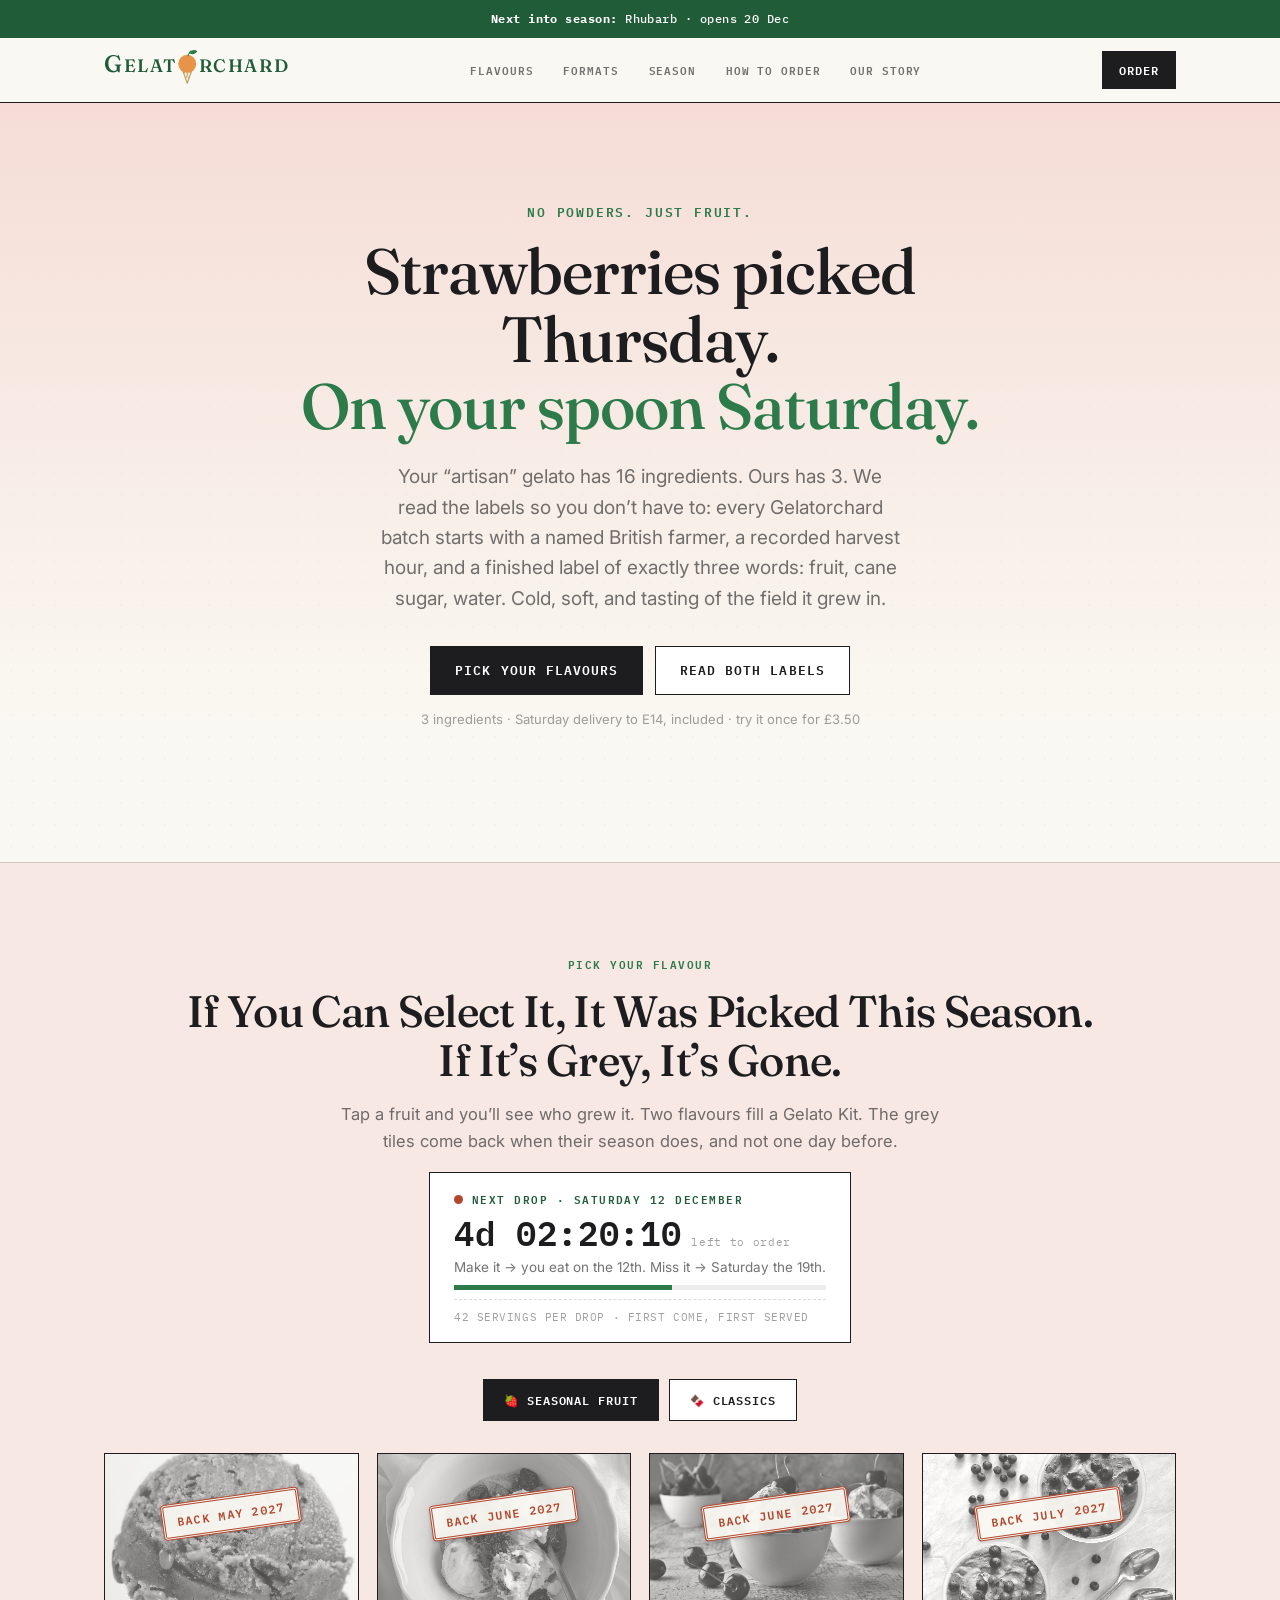
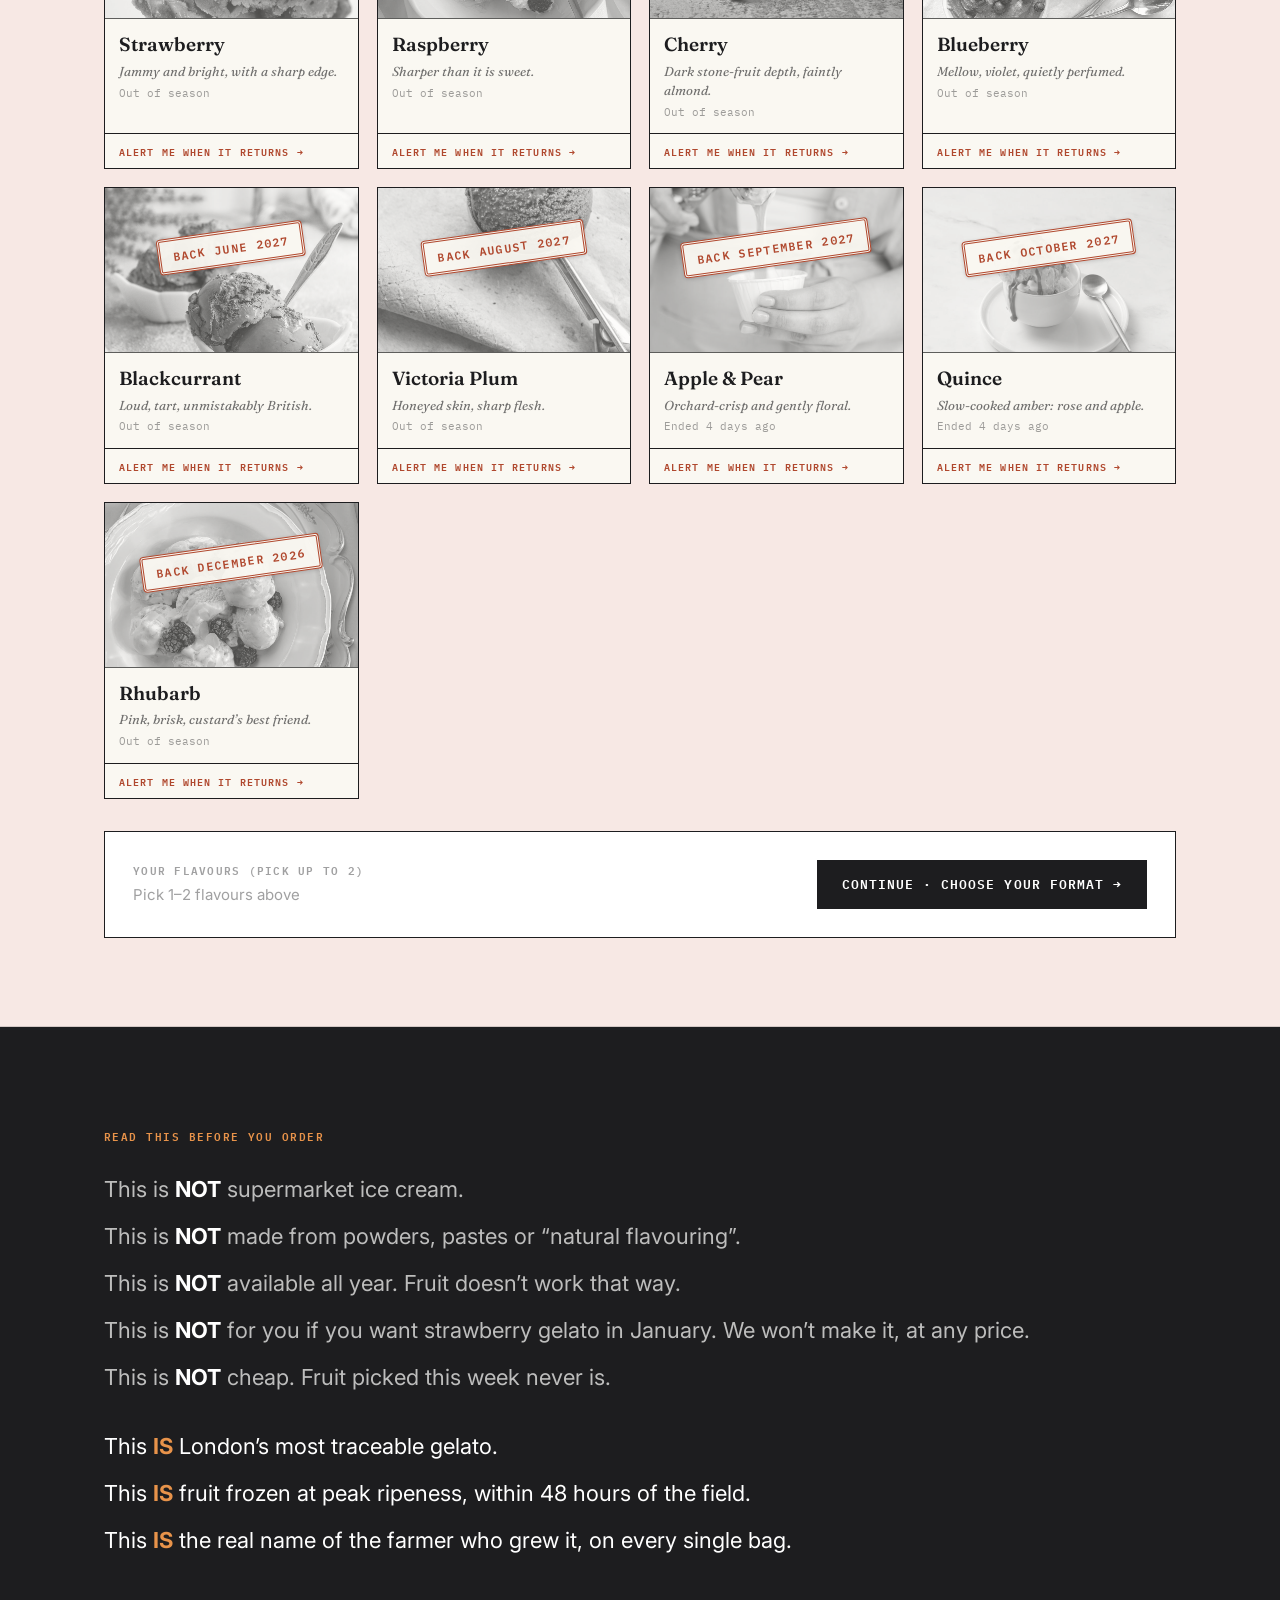
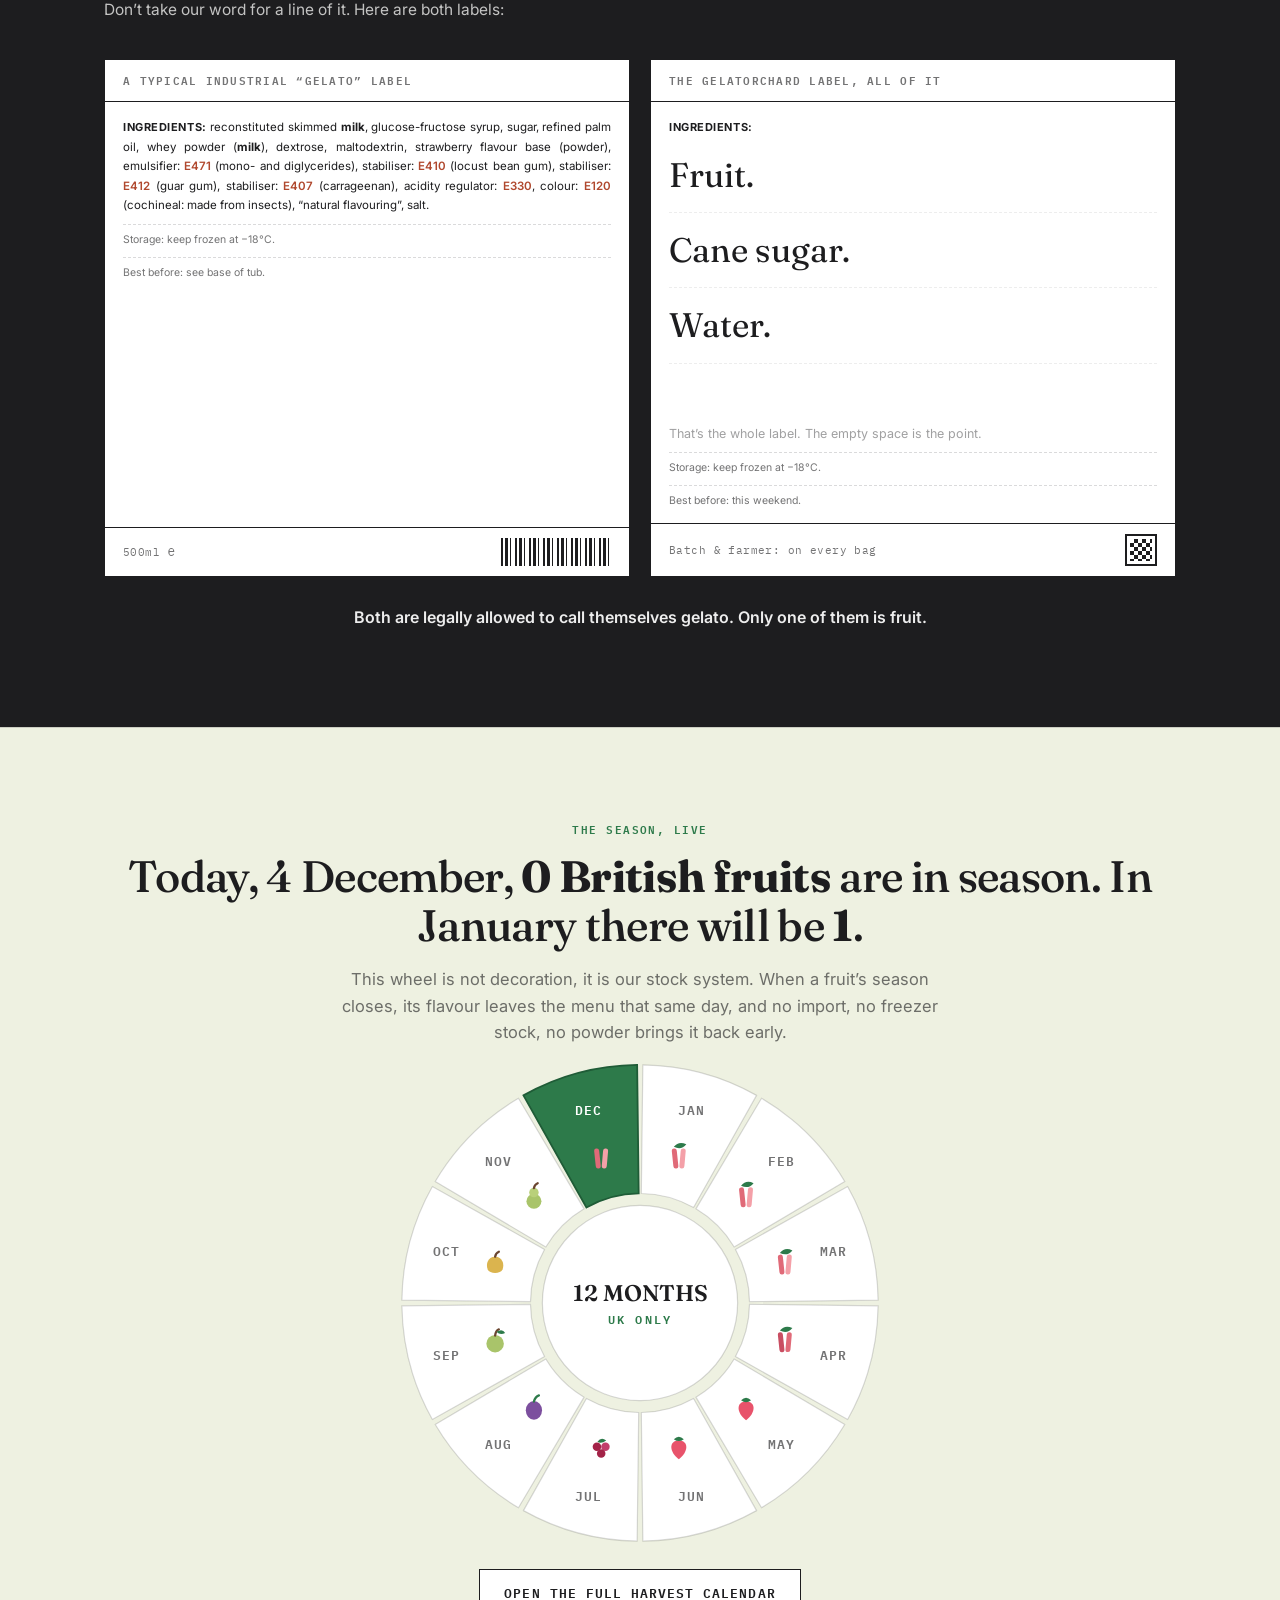
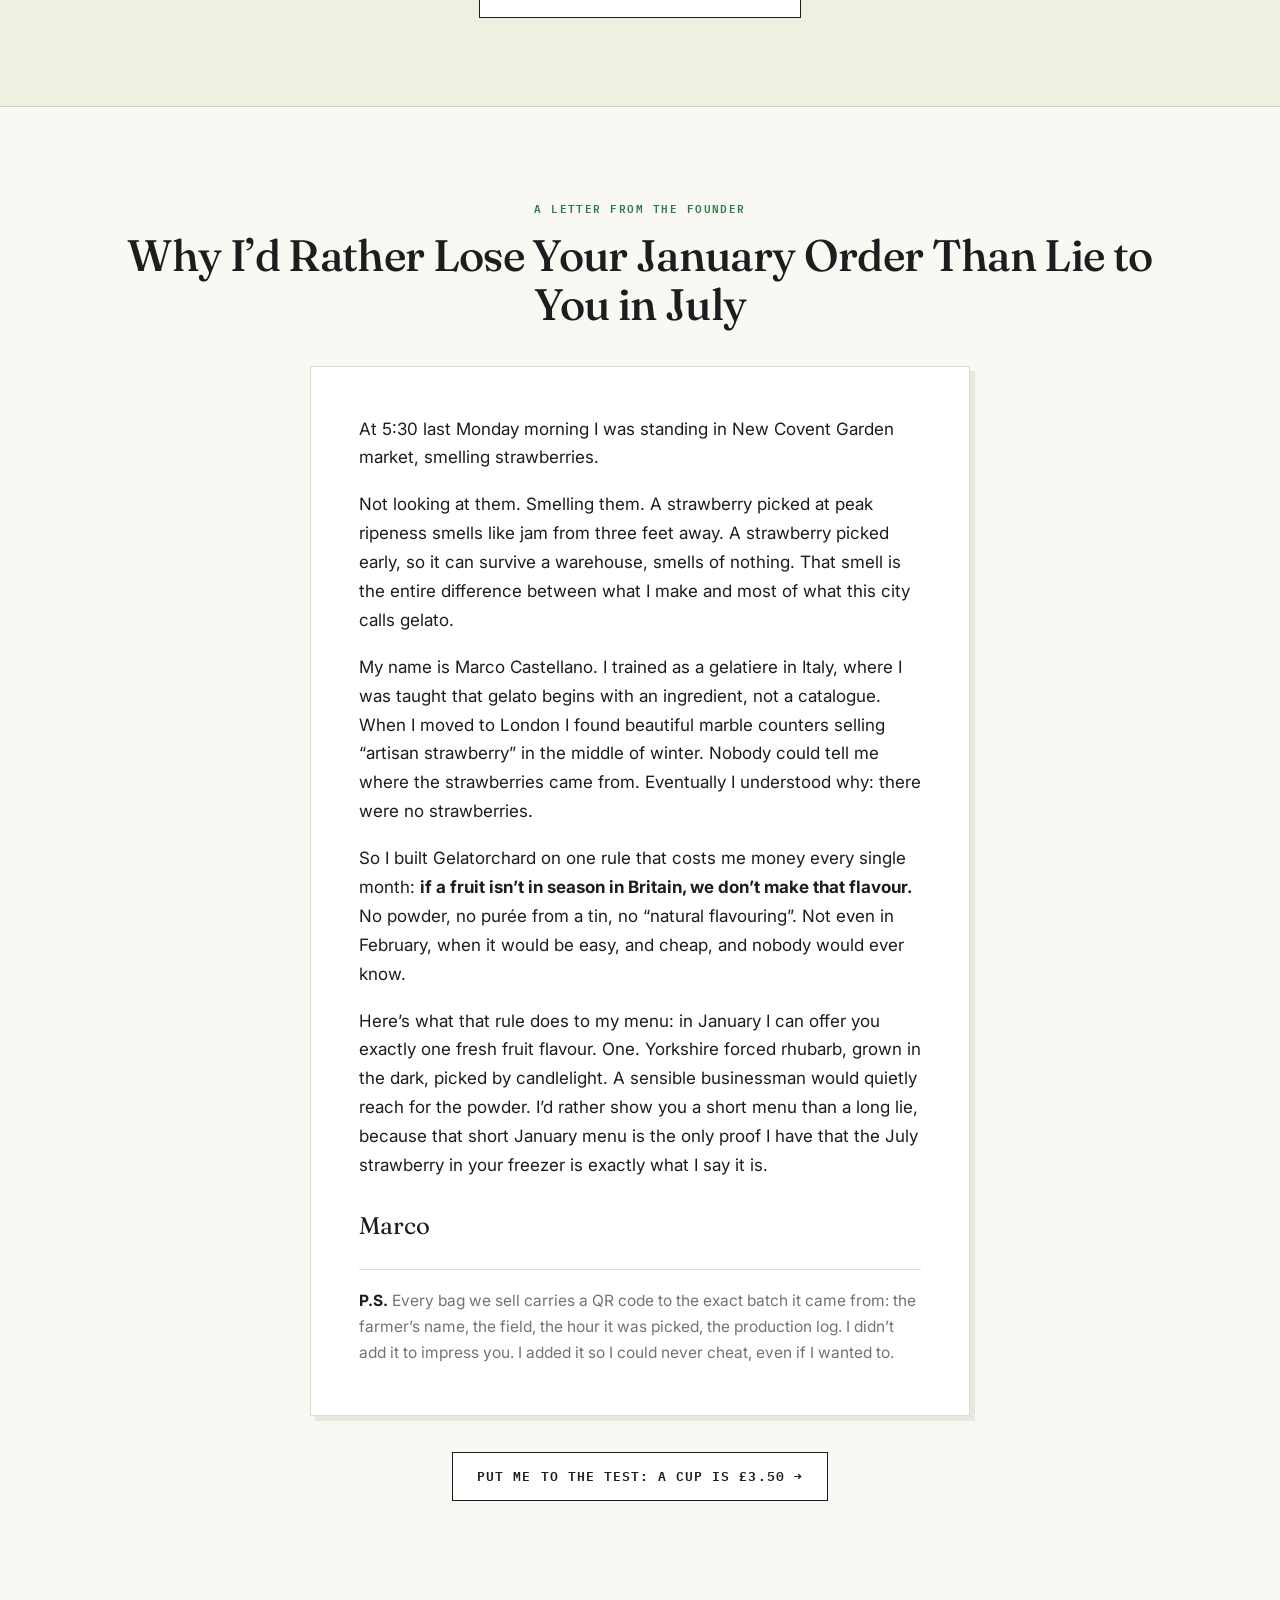
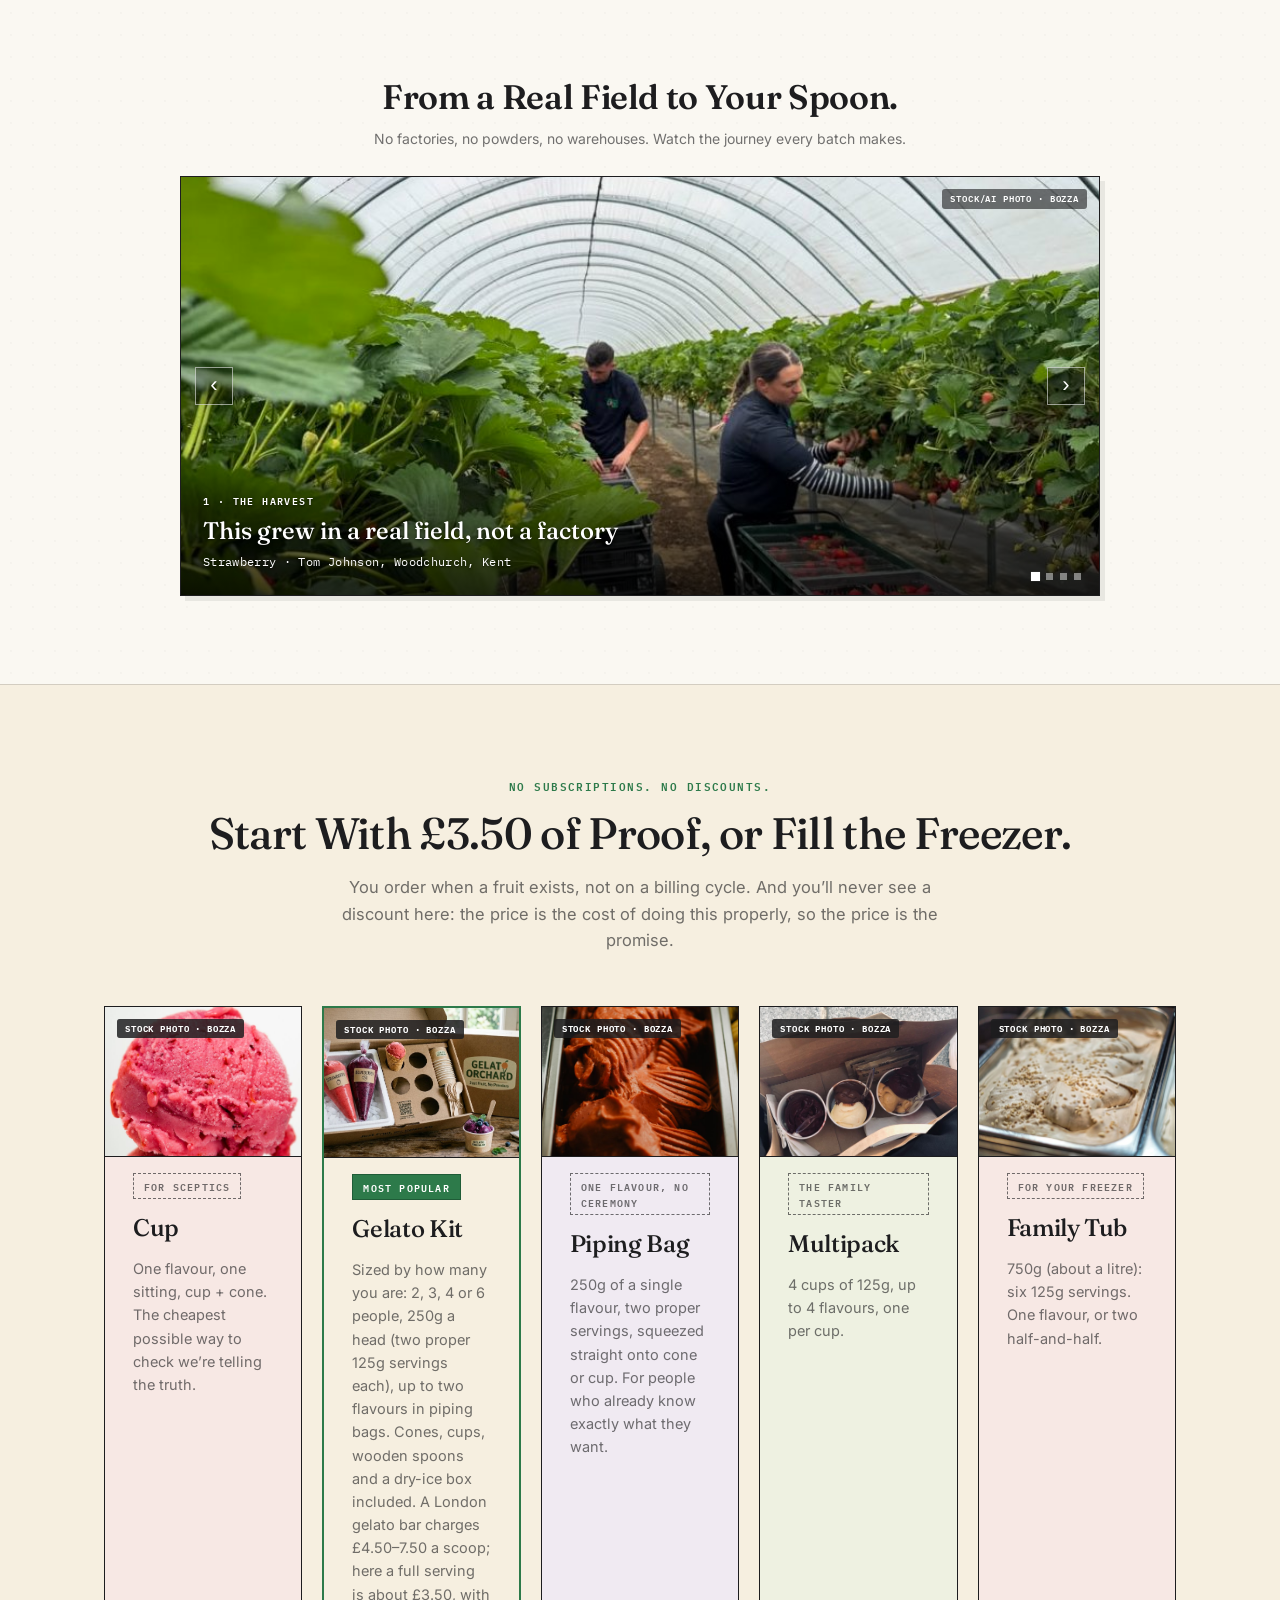
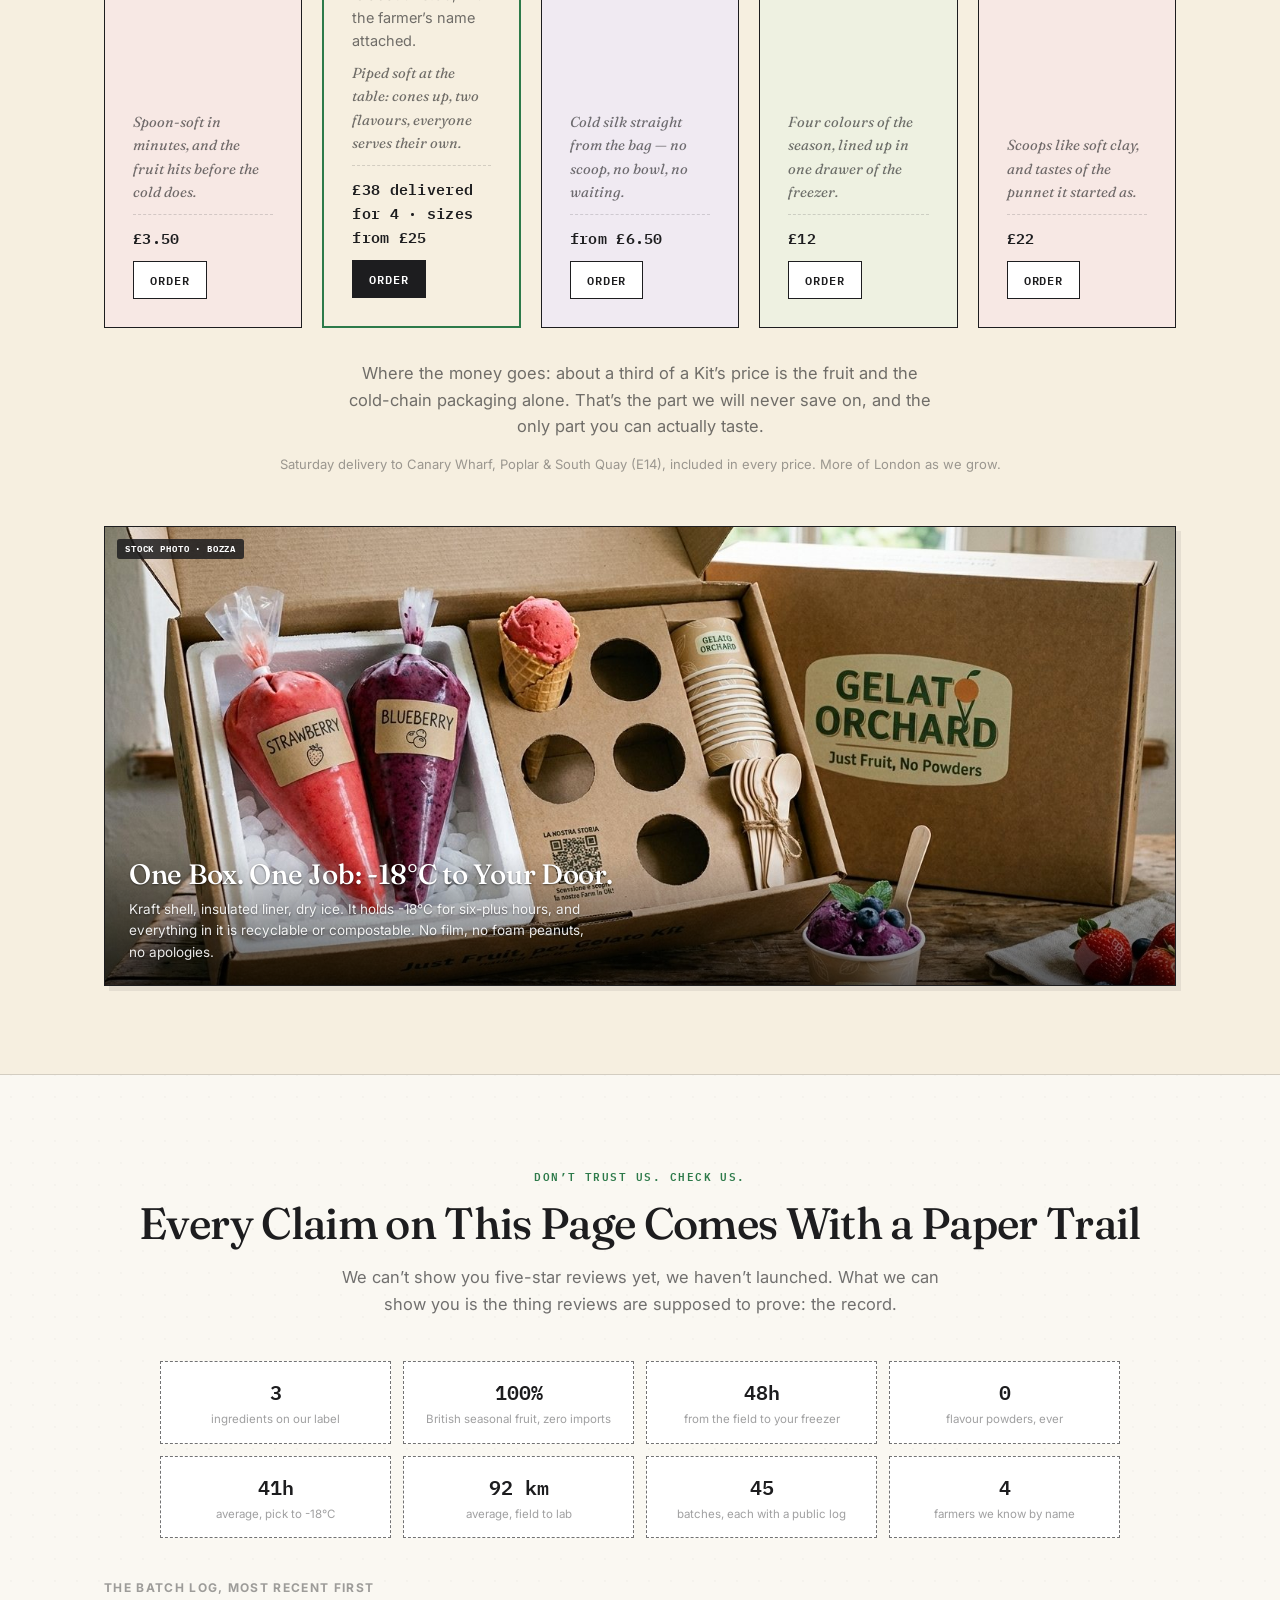
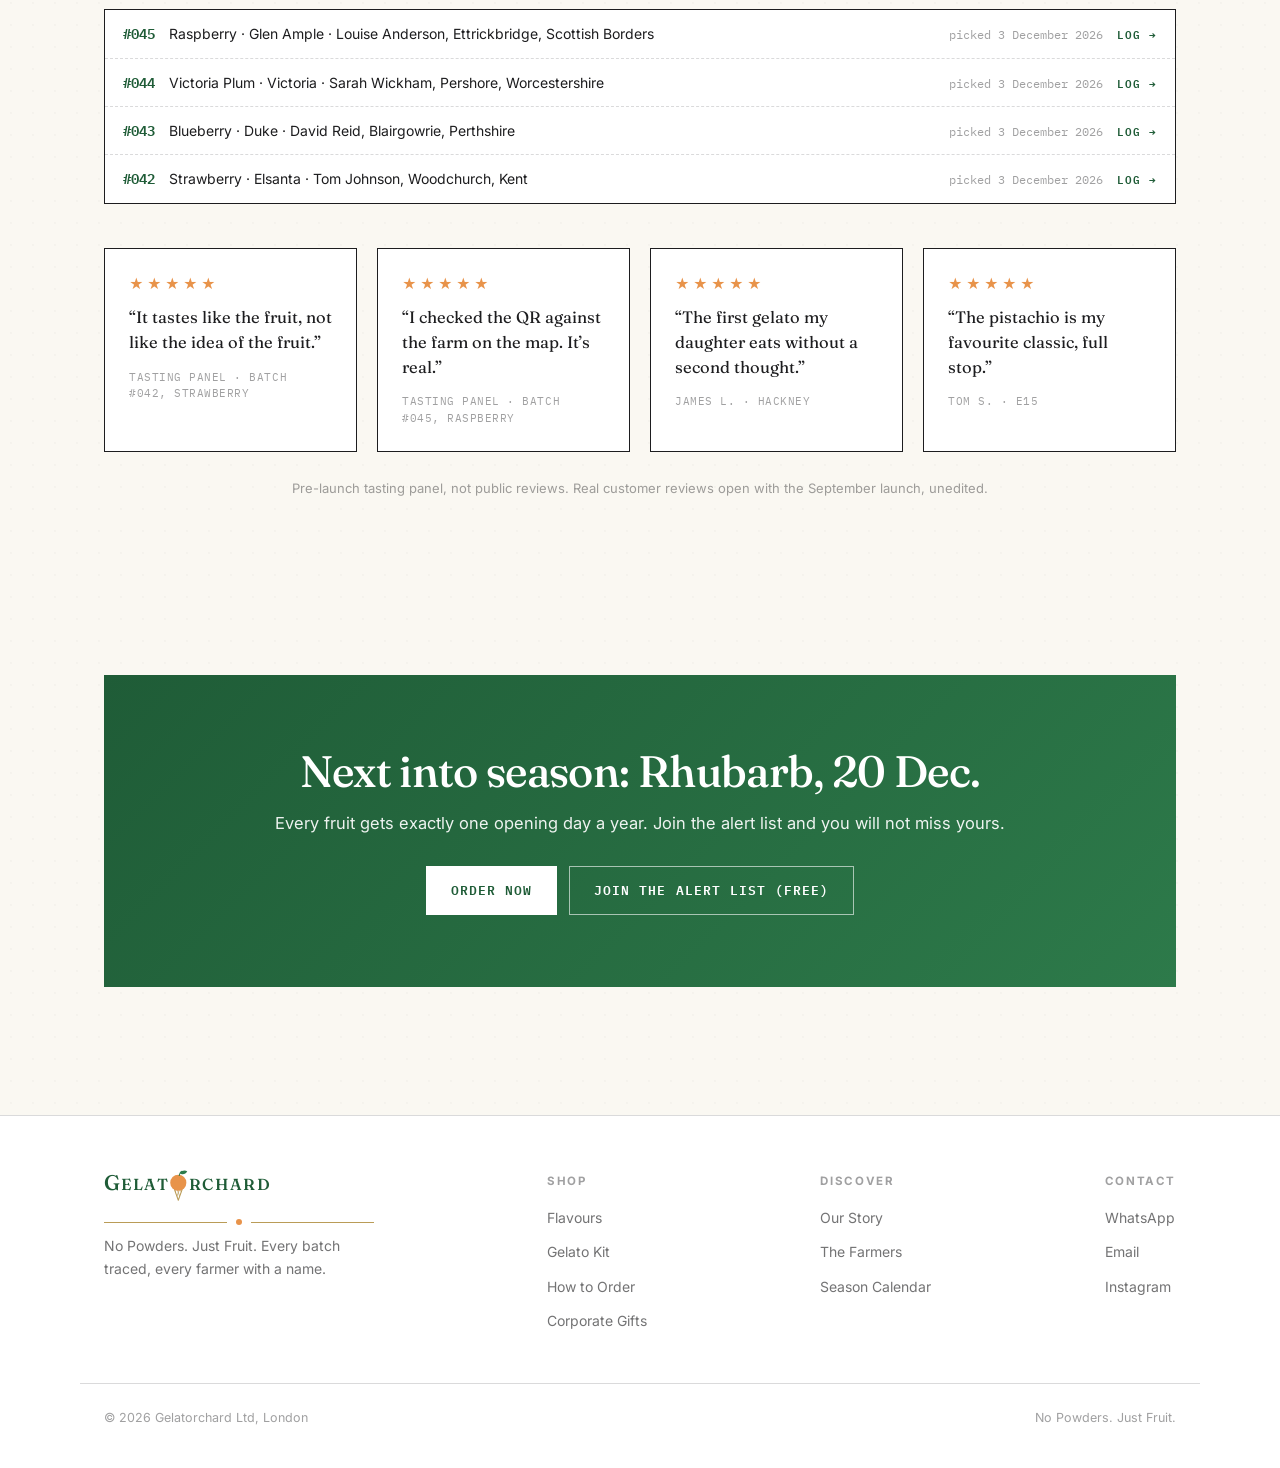
<file: index.html>
<!DOCTYPE html>
<html lang="en-GB">
<head>
<meta charset="UTF-8">
<meta name="viewport" content="width=device-width, initial-scale=1.0">
<meta name="color-scheme" content="only light">
<title>Gelatorchard | No Powders. Just Fruit.</title>
<meta name="description" content="Most gelato starts as flavour powder. Ours starts on a named British farm, 48 hours before it reaches your freezer. Three ingredients: fruit, cane sugar, water.">
<!-- Open Graph (Lista A.4) — og:image usa la foto hero stock: si sistema
     da sola quando il file viene sostituito (stesso nome, FAKE-DATA.md) -->
<link rel="canonical" href="https://chatgptmarco.github.io/gelatorchard-site/index.html">
<meta property="og:type" content="website">
<meta property="og:site_name" content="Gelatorchard">
<meta property="og:locale" content="en_GB">
<meta property="og:title" content="Gelatorchard | No Powders. Just Fruit.">
<meta property="og:description" content="Most gelato starts as flavour powder. Ours starts on a named British farm, 48 hours before it reaches your freezer. Three ingredients: fruit, cane sugar, water.">
<meta property="og:url" content="https://chatgptmarco.github.io/gelatorchard-site/index.html">
<meta property="og:image" content="https://chatgptmarco.github.io/gelatorchard-site/assets/hero-gelato.jpg">
<meta name="twitter:card" content="summary_large_image">
<!-- Dati strutturati (rifinitura 13): SOLO fatti veri, mai rating finti.
     Al lancio: aggiornare url/image col dominio definitivo. -->
<script type="application/ld+json">
{
  "@context": "https://schema.org",
  "@type": "IceCreamShop",
  "name": "Gelatorchard",
  "slogan": "No Powders. Just Fruit.",
  "url": "https://chatgptmarco.github.io/gelatorchard-site/",
  "image": "https://chatgptmarco.github.io/gelatorchard-site/assets/hero-gelato.jpg",
  "servesCuisine": "Gelato",
  "priceRange": "££",
  "areaServed": ["Canary Wharf", "Poplar", "South Quay"],
  "address": { "@type": "PostalAddress", "addressLocality": "London", "addressCountry": "GB" },
  "founder": { "@type": "Person", "name": "Marco Castellano" }
}
</script>
<link rel="preconnect" href="https://fonts.googleapis.com">
<link rel="preconnect" href="https://fonts.gstatic.com" crossorigin>
<link href="https://fonts.googleapis.com/css2?family=Fraunces:opsz,wght@9..144,300..600&family=IBM+Plex+Mono:wght@400;500;600&family=Inter:wght@400;500;600;700&display=swap" rel="stylesheet">
<link rel="stylesheet" href="style.css?v=r25">
</head>
<body>

<header id="site-nav"></header>

<main>

  <!-- ============ 1. HERO (10.5.1) ============ -->
  <section class="hero">
    <div class="container">
      <span class="eyebrow reveal">No Powders. Just Fruit.</span>
      <!-- HEADLINE GELATO-FIRST (approvata dal founder 14 ago 2026,
           "applica tutti e sette"): si mangia in headline, la prova
           16-vs-3 apre il sub. Varianti precedenti da testare:
           A: "Your 'artisan' gelato has 16 ingredients. Ours has 3."
           B: "The Last 'Strawberry' Gelato You Bought Probably Never Met a Strawberry."
           C: "Read the Label on Your Usual Gelato. Then Read Ours." -->
      <h1 class="h1 reveal" data-dur="slow">Strawberries picked Thursday.<br><span class="green">On your spoon Saturday.</span></h1>
      <p class="hero-sub reveal" data-dur="slow" data-delay="0.25">Your “artisan” gelato has 16 ingredients. Ours has 3. We read the labels so you don’t have to: every Gelatorchard batch starts with a named British farmer, a recorded harvest hour, and a finished label of exactly three words: fruit, cane sugar, water. Cold, soft, and tasting of the field it grew in.</p>
      <!-- CRO (8 ago 2026): CTA primaria sul PERCORSO D'ORDINE (#flavors),
           riga di fiducia con soli claim reali sotto le CTA -->
      <div class="hero-ctas reveal" data-dur="slow" data-delay="0.45">
        <a class="pill pill-dark" data-track="hero_cta_flavours" href="#flavors">Pick your flavours</a>
        <a class="pill pill-ghost" data-track="hero_cta_labels" href="#labels">Read both labels</a>
      </div>
      <p class="hero-trust reveal" data-delay="0.55">3 ingredients · Saturday delivery to E14, included · try it once for £3.50</p>
      <!-- HERO FLIP (CRO): il visual SUBITO dopo le CTA, dentro la piega.
           Diario del Raccolto: carosello NARRATIVO dei frutti in stagione
           oggi, niente prezzi né CTA ordina (home.js). -->
      <div class="hero-visual harvest-carousel reveal-fade" id="harvest-carousel"
           aria-roledescription="carousel" aria-label="In season this week"></div>
      <!-- Il hook "[N] UK Fruits" (conteggio live, home.js) ora fa da
           didascalia sotto il carosello e lancia il manifesto -->
      <div class="hero-hook reveal" id="harvest-hook"></div>
    </div>
  </section>

  <!-- ============ 6→2. FLAVOR PICKER (10.6) — SPOSTATO PRIMA DEL
       MANIFESTO (gelato-first, ok founder 14 ago 2026): la golosità
       viene prima del rigore, il muro dei NOT non deve più essere la
       prima cosa che si incontra scrollando. ============ -->
  <section id="flavors">
    <div class="container">
      <div class="sec-head reveal">
        <span class="eyebrow">Pick Your Flavour</span>
        <h2 class="h2">If You Can Select It, It Was Picked This Season.<br>If It’s Grey, It’s Gone.</h2>
        <p class="sec-sub">Tap a fruit and you’ll see who grew it. Two flavours fill a Gelato Kit. The grey tiles come back when their season does, and not one day before.</p>
        <!-- Stato drop PRIMA della scelta (8 ago 2026): l'aspettativa
             sui tempi si gestisce qui, non al checkout. Riempita da
             howto.js via G.orderWindow. -->
        <div class="drop-status" data-drop-status></div>
      </div>
      <div id="flavor-picker" class="reveal"></div>
    </div>
  </section>

  <!-- ============ 2. MANIFESTO NOT/IS (10.5.2) ============ -->
  <section class="manifesto-band" id="manifesto">
    <div class="container">
      <span class="mf-kicker reveal">Read this before you order</span>
      <div data-cascade data-stagger="0.12">
        <p class="mf-line mf-no">This is <strong>NOT</strong> supermarket ice cream.</p>
        <p class="mf-line mf-no">This is <strong>NOT</strong> made from powders, pastes or “natural flavouring”.</p>
        <p class="mf-line mf-no">This is <strong>NOT</strong> available all year. Fruit doesn’t work that way.</p>
        <p class="mf-line mf-no">This is <strong>NOT</strong> for you if you want strawberry gelato in January. We won’t make it, at any price.</p>
        <p class="mf-line mf-no">This is <strong>NOT</strong> cheap. Fruit picked this week never is.</p>
        <div class="mf-gap"></div>
        <p class="mf-line mf-yes">This <strong>IS</strong> London’s most traceable gelato.</p>
        <p class="mf-line mf-yes">This <strong>IS</strong> fruit frozen at peak ripeness, within 48 hours of the field.</p>
        <p class="mf-line mf-yes">This <strong>IS</strong> the real name of the farmer who grew it, on every single bag.</p>
      </div>
      <!-- DIETA 14→9 (8 ago 2026): il confronto etichette vive DENTRO il
           manifesto (le card bianche esplodono sul fondo scuro). L'ancora
           #labels resta per la CTA dell'hero. La vecchia proof bar a 5
           numeri è stata fusa nella prova sociale (#proof). -->
      <p class="mf-next reveal">Don’t take our word for a line of it. Here are both labels:</p>
      <div class="labels-grid" id="labels">
        <!-- Esempio di CATEGORIA (10.2): ingredienti industriali comuni, non l'etichetta di un marchio specifico.
             DA VERIFICARE dal founder prima del lancio (vedi FAKE-DATA.md, sezione "da verificare"). -->
        <!-- Etichette VERE da retro-confezione (founder, 8 ago sera):
             INGREDIENTS in paragrafo fitto come su una vaschetta reale,
             allergeni in grassetto (norma EU), conservazione, piede con
             peso+barcode (industriale) vs QR batch (nostra). -->
        <div class="label-card reveal">
          <h3>A typical industrial “gelato” label</h3>
          <div class="lbl-body">
            <p class="lbl-ing"><span class="lbl-k">Ingredients:</span> reconstituted skimmed <strong>milk</strong>, glucose-fructose syrup, sugar, refined palm oil, whey powder (<strong>milk</strong>), dextrose, maltodextrin, strawberry flavour base (powder), emulsifier: <span class="en">E471</span> (mono- and diglycerides), stabiliser: <span class="en">E410</span> (locust bean gum), stabiliser: <span class="en">E412</span> (guar gum), stabiliser: <span class="en">E407</span> (carrageenan), acidity regulator: <span class="en">E330</span>, colour: <span class="en">E120</span> (cochineal: made from insects), “natural flavouring”, salt.</p>
            <p class="lbl-meta">Storage: keep frozen at −18°C.</p>
            <p class="lbl-meta">Best before: see base of tub.</p>
          </div>
          <div class="lbl-foot">
            <span class="lbl-net">500ml ℮</span>
            <span class="lbl-barcode" aria-hidden="true"></span>
          </div>
        </div>
        <div class="label-card reveal" data-delay="0.15">
          <h3>The Gelatorchard label, all of it</h3>
          <div class="lbl-body">
            <p class="lbl-ing"><span class="lbl-k">Ingredients:</span></p>
            <div class="lo-word">Fruit.</div>
            <div class="lo-word">Cane sugar.</div>
            <div class="lo-word">Water.</div>
            <div class="lo-space"></div>
            <p class="lo-note">That’s the whole label. The empty space is the point.</p>
            <p class="lbl-meta">Storage: keep frozen at −18°C.</p>
            <p class="lbl-meta">Best before: this weekend.</p>
          </div>
          <div class="lbl-foot">
            <span class="lbl-net">Batch &amp; farmer: on every bag</span>
            <span class="lbl-qr" aria-hidden="true"></span>
          </div>
        </div>
      </div>
      <p class="labels-verdict reveal">Both are legally allowed to call themselves gelato. Only one of them is fruit.</p>
    </div>
  </section>

  <!-- ============ 5. RUOTA STAGIONALE (10.5.5) ============ -->
  <section id="season">
    <div class="container">
      <div class="sec-head reveal">
        <span class="eyebrow">The Season, Live</span>
        <!-- Testo generato da home.js su FRUITS+windowInfo: mai scriverlo a mano -->
        <h2 class="h2" id="season-headline">Loading the harvest calendar…</h2>
        <p class="sec-sub">This wheel is not decoration, it is our stock system. When a fruit’s season closes, its flavour leaves the menu that same day, and no import, no freezer stock, no powder brings it back early.</p>
      </div>
      <div class="wheel-box reveal-rotate" id="home-wheel"></div>
      <div style="text-align:center;margin-top:8px" class="reveal">
        <a class="pill pill-ghost" href="calendario.html">Open the full harvest calendar</a>
      </div>
    </div>
  </section>

  <!-- ============ 7. LETTERA DI MARCO (10.5.3) ============ -->
  <section id="letter">
    <div class="container">
      <div class="sec-head reveal">
        <span class="eyebrow">A Letter From the Founder</span>
        <h2 class="h2">Why I’d Rather Lose Your January Order Than Lie to You in July</h2>
      </div>
      <div class="letter-wrap reveal" style="margin-top:36px">
        <div class="letter">
          <p>At 5:30 last Monday morning I was standing in New Covent Garden market, smelling strawberries.</p>
          <p>Not looking at them. Smelling them. A strawberry picked at peak ripeness smells like jam from three feet away. A strawberry picked early, so it can survive a warehouse, smells of nothing. That smell is the entire difference between what I make and most of what this city calls gelato.</p>
          <p>My name is Marco Castellano. I trained as a gelatiere in Italy, where I was taught that gelato begins with an ingredient, not a catalogue. When I moved to London I found beautiful marble counters selling “artisan strawberry” in the middle of winter. Nobody could tell me where the strawberries came from. Eventually I understood why: there were no strawberries.</p>
          <p>So I built Gelatorchard on one rule that costs me money every single month: <strong>if a fruit isn’t in season in Britain, we don’t make that flavour.</strong> No powder, no purée from a tin, no “natural flavouring”. Not even in February, when it would be easy, and cheap, and nobody would ever know.</p>
          <p>Here’s what that rule does to my menu: in January I can offer you exactly one fresh fruit flavour. One. Yorkshire forced rhubarb, grown in the dark, picked by candlelight. A sensible businessman would quietly reach for the powder. I’d rather show you a short menu than a long lie, because that short January menu is the only proof I have that the July strawberry in your freezer is exactly what I say it is.</p>
          <p class="sig">Marco</p>
          <p class="ps"><strong>P.S.</strong> Every bag we sell carries a QR code to the exact batch it came from: the farmer’s name, the field, the hour it was picked, the production log. I didn’t add it to impress you. I added it so I could never cheat, even if I wanted to.</p>
        </div>
      </div>
      <!-- CRO: ogni long-form chiude con l'azione successiva; il Cup è
           l'entry a rischio minimo (£3.50, prezzo reale) -->
      <div class="reveal" style="text-align:center;margin-top:36px">
        <a class="pill pill-ghost" data-track="letter_cta_cup" href="order.html?format=cup">Put me to the test: a Cup is £3.50 →</a>
      </div>
    </div>
  </section>

  <!-- ============ 8. IL VIAGGIO (ex journey statica 2.5/10.5.4) ============
       Carosello a esempio fisso Fragola/Tom (home.js). Spostato qui
       dall'hero l'8 ago 2026 (dieta hero). "Our Story" → #letter. -->
  <section id="journey">
    <div class="container">
      <!-- Hook del Viaggio: NESSUNA claim di ore/giorni qui. Testo
           approvato dal founder (7 ago 2026). -->
      <div class="hero-hook reveal">
        <h2 class="hook-title">From a Real Field to Your Spoon.</h2>
        <p class="hook-sub">No factories, no powders, no warehouses. Watch the journey every batch makes.</p>
      </div>
      <div class="hero-visual harvest-carousel journey-carousel reveal-fade" id="journey-carousel"
           aria-roledescription="carousel" aria-label="From the field to your freezer"></div>
    </div>
  </section>

  <!-- ============ 9. FORMATI E PREZZO (10.5.7, Kennedy) ============ -->
  <section id="formats">
    <div class="container">
      <div class="sec-head reveal">
        <span class="eyebrow">No Subscriptions. No Discounts.</span>
        <h2 class="h2">Start With £3.50 of Proof, or Fill the Freezer.</h2>
        <p class="sec-sub">You order when a fruit exists, not on a billing cycle. And you’ll never see a discount here: the price is the cost of doing this properly, so the price is the promise.</p>
      </div>
      <div class="formats-grid">
        <div class="card fmt reveal">
          <!-- GELATO-FIRST 14 ago 2026: foto prodotto (stock, data-fake
               via photos.js) + una riga sensoriale per card, approvate
               dal founder ("applica tutti e sette") -->
          <div class="fmt-photo" data-fmt="cup"></div>
          <span class="fmt-tag">For Sceptics</span>
          <h3>Cup</h3>
          <p>One flavour, one sitting, cup + cone. The cheapest possible way to check we’re telling the truth.</p>
          <p class="fmt-sense">Spoon-soft in minutes, and the fruit hits before the cold does.</p>
          <div class="fmt-price">£3.50</div>
          <!-- CRO message match: ogni card apre /order sul SUO tab -->
          <a class="pill pill-ghost pill-sm" href="order.html?format=cup">Order</a>
        </div>
        <div class="card fmt featured reveal">
          <div class="fmt-photo" data-fmt="kit"></div>
          <span class="fmt-tag">Most Popular</span>
          <h3>Gelato Kit</h3>
          <p>Sized by how many you are: 2, 3, 4 or 6 people, 250g a head (two proper 125g servings each), up to two flavours in piping bags. Cones, cups, wooden spoons and a dry-ice box included. A London gelato bar charges £4.50–7.50 a scoop; here a full serving is about £3.50, with the farmer’s name attached.</p>
          <!-- Prezzi dall'analisi costi (COSTI.md), SOLO delivery (E14) -->
          <p class="fmt-sense">Piped soft at the table: cones up, two flavours, everyone serves their own.</p>
          <div class="fmt-price">£38 delivered for 4 · sizes from £25</div>
          <a class="pill pill-dark pill-sm" href="order.html">Order</a>
        </div>
        <div class="card fmt reveal">
          <div class="fmt-photo" data-fmt="bag"></div>
          <span class="fmt-tag">One Flavour, No Ceremony</span>
          <h3>Piping Bag</h3>
          <p>250g of a single flavour, two proper servings, squeezed straight onto cone or cup. For people who already know exactly what they want.</p>
          <p class="fmt-sense">Cold silk straight from the bag — no scoop, no bowl, no waiting.</p>
          <div class="fmt-price">from £6.50</div>
          <a class="pill pill-ghost pill-sm" href="order.html?format=bag">Order</a>
        </div>
        <!-- Multipack e Family Tub aggiunti al listino di home
             (founder, 8 ago sera): prima vivevano solo nei tab di
             /order. Descrizioni RIUSATE da FORMATS (order.js). -->
        <div class="card fmt reveal">
          <div class="fmt-photo" data-fmt="multipack"></div>
          <span class="fmt-tag">The Family Taster</span>
          <h3>Multipack</h3>
          <p>4 cups of 125g, up to 4 flavours, one per cup.</p>
          <p class="fmt-sense">Four colours of the season, lined up in one drawer of the freezer.</p>
          <div class="fmt-price">£12</div>
          <a class="pill pill-ghost pill-sm" href="order.html?format=multipack">Order</a>
        </div>
        <div class="card fmt reveal">
          <div class="fmt-photo" data-fmt="tub"></div>
          <span class="fmt-tag">For Your Freezer</span>
          <h3>Family Tub</h3>
          <p>750g (about a litre): six 125g servings. One flavour, or two half-and-half.</p>
          <p class="fmt-sense">Scoops like soft clay, and tastes of the punnet it started as.</p>
          <div class="fmt-price">£22</div>
          <a class="pill pill-ghost pill-sm" href="order.html?format=tub">Order</a>
        </div>
      </div>
      <p class="sec-sub reveal" style="text-align:center;margin:32px auto 0">Where the money goes: about a third of a Kit’s price is the fruit and the cold-chain packaging alone. That’s the part we will never save on, and the only part you can actually taste.</p>
      <p class="caption reveal" style="text-align:center;margin-top:14px">Saturday delivery to Canary Wharf, Poplar &amp; South Quay (E14), included in every price. More of London as we grow.</p>
      <!-- DIETA 14→9: l'unboxing vive qui — la box È il packaging dei
           formati, chiude la sezione col suo momento visivo -->
      <div class="unbox-visual reveal-zoom" style="margin-top:52px">
        <span class="unbox-placeholder">Real box photo to upload</span>
        <div class="hv-overlay reveal-fade" data-delay="0.2">
          <div>
            <h3 class="hv-title">One Box. One Job: -18°C to Your Door.</h3>
            <p class="hv-sub">Kraft shell, insulated liner, dry ice. It holds -18°C for six-plus hours, and everything in it is recyclable or compostable. No film, no foam peanuts, no apologies.</p>
          </div>
        </div>
      </div>
    </div>
  </section>

  <!-- ============ 11. PROVA SOCIALE (10.5.8) ============ -->
  <section id="proof">
    <div class="container">
      <div class="sec-head reveal">
        <span class="eyebrow">Don’t Trust Us. Check Us.</span>
        <h2 class="h2">Every Claim on This Page Comes With a Paper Trail</h2>
        <p class="sec-sub">We can’t show you five-star reviews yet, we haven’t launched. What we can show you is the thing reviews are supposed to prove: the record.</p>
      </div>
      <!-- DIETA 14→9: qui dentro sono FUSE la vecchia proof bar a 5 numeri
           (ora 8 celle senza duplicati) e la griglia del panel (ex
           #testimonials). Le 2 blockquote batch sono state assorbite
           dalle card per non avere due blocchi di citazioni. -->
      <div class="cold-grid reveal" style="max-width:960px;margin:44px auto 0">
        <div class="cold-cell"><div class="cc-v">3</div><div class="cc-k">ingredients on our label</div></div>
        <div class="cold-cell"><div class="cc-v">100%</div><div class="cc-k">British seasonal fruit, zero imports</div></div>
        <div class="cold-cell"><div class="cc-v">48h</div><div class="cc-k">from the field to your freezer</div></div>
        <div class="cold-cell"><div class="cc-v">0</div><div class="cc-k">flavour powders, ever</div></div>
        <!-- DATI SIMULATI — sostituire con dati reali prima del lancio -->
        <div class="cold-cell"><div class="cc-v" data-fake="1">41h</div><div class="cc-k">average, pick to -18°C</div></div>
        <div class="cold-cell"><div class="cc-v" data-fake="1">92 km</div><div class="cc-k">average, field to lab</div></div>
        <div class="cold-cell"><div class="cc-v" data-fake="1">45</div><div class="cc-k">batches, each with a public log</div></div>
        <div class="cold-cell"><div class="cc-v" data-fake="1">4</div><div class="cc-k">farmers we know by name</div></div>
      </div>
      <h4 class="reveal" style="font-size:12px;letter-spacing:.11em;text-transform:uppercase;color:var(--ink-faint);margin:40px 0 12px;text-align:left">The batch log, most recent first</h4>
      <ul class="batch-log reveal" id="batch-log"></ul>
      <div class="testi-grid" data-cascade id="testimonials">
        <!-- CITAZIONI SIMULATE del panel (nomi/zone di fantasia) — data-fake,
             FAKE-DATA.md: sostituire con citazioni e nomi reali del panel -->
        <div class="card t-card" data-fake="1">
          <div class="t-stars" aria-label="5 out of 5 stars">★★★★★</div>
          <p class="t-quote">“It tastes like the fruit, not like the idea of the fruit.”</p>
          <div class="t-who">Tasting panel · Batch #042, strawberry</div>
        </div>
        <div class="card t-card" data-fake="1">
          <div class="t-stars" aria-label="5 out of 5 stars">★★★★★</div>
          <p class="t-quote">“I checked the QR against the farm on the map. It’s real.”</p>
          <div class="t-who">Tasting panel · Batch #045, raspberry</div>
        </div>
        <div class="card t-card" data-fake="1">
          <div class="t-stars" aria-label="5 out of 5 stars">★★★★★</div>
          <p class="t-quote">“The first gelato my daughter eats without a second thought.”</p>
          <div class="t-who">James L. · Hackney</div>
        </div>
        <div class="card t-card" data-fake="1">
          <div class="t-stars" aria-label="5 out of 5 stars">★★★★★</div>
          <p class="t-quote">“The pistachio is my favourite classic, full stop.”</p>
          <div class="t-who">Tom S. · E15</div>
        </div>
      </div>
      <!-- Nota OBBLIGATORIA finché il sito non lancia (spec 2.9): senza,
           il panel sembrerebbe fatto di recensioni pubbliche reali -->
      <p class="caption reveal" style="text-align:center;margin-top:26px">Pre-launch tasting panel, not public reviews. Real customer reviews open with the September launch, unedited.</p>
    </div>
  </section>

  <!-- DIETA 14→9: la sezione Seasonal Alert List è stata rimossa dalla
       homepage — l'iscrizione vive su app.html (e calendario); la CTA
       band qui sotto ci punta. alerts.js resta caricato senza danni
       (auto-init con guard). -->

  <!-- ============ 9. CTA BAND (10.5.9) — testo generato da home.js ============ -->
  <section class="cta-band-wrap">
    <div class="container">
      <div class="cta-band reveal-lift" id="season-cta">
        <h2 class="cta-title">The season is moving. Order what exists today.</h2>
        <p class="cta-sub">Every flavour on this site follows the real British harvest, and the harvest doesn’t wait.</p>
        <div class="ctas">
          <a class="pill pill-white cta-order" data-track="cta_band_order" href="order.html">Order now</a>
          <a class="pill pill-ghost-light" data-track="cta_band_alerts" href="app.html">Join the alert list (free)</a>
        </div>
      </div>
    </div>
  </section>

</main>

<footer id="site-footer"></footer>
<script src="flavors.js?v=r25"></script>
<script src="analytics.js?v=r25"></script>
<script src="backend.js?v=r25"></script>
<script src="calendar.js?v=r25"></script>
<script src="alerts.js?v=r25"></script>
<script src="home.js?v=r25"></script>
<script src="howto.js?v=r25"></script> <!-- pillola stato drop al picker -->
<script src="photos.js?v=r25"></script>
<script src="motion.js?v=r25"></script>
<script src="site.js?v=r25"></script>
</body>
</html>
</file>
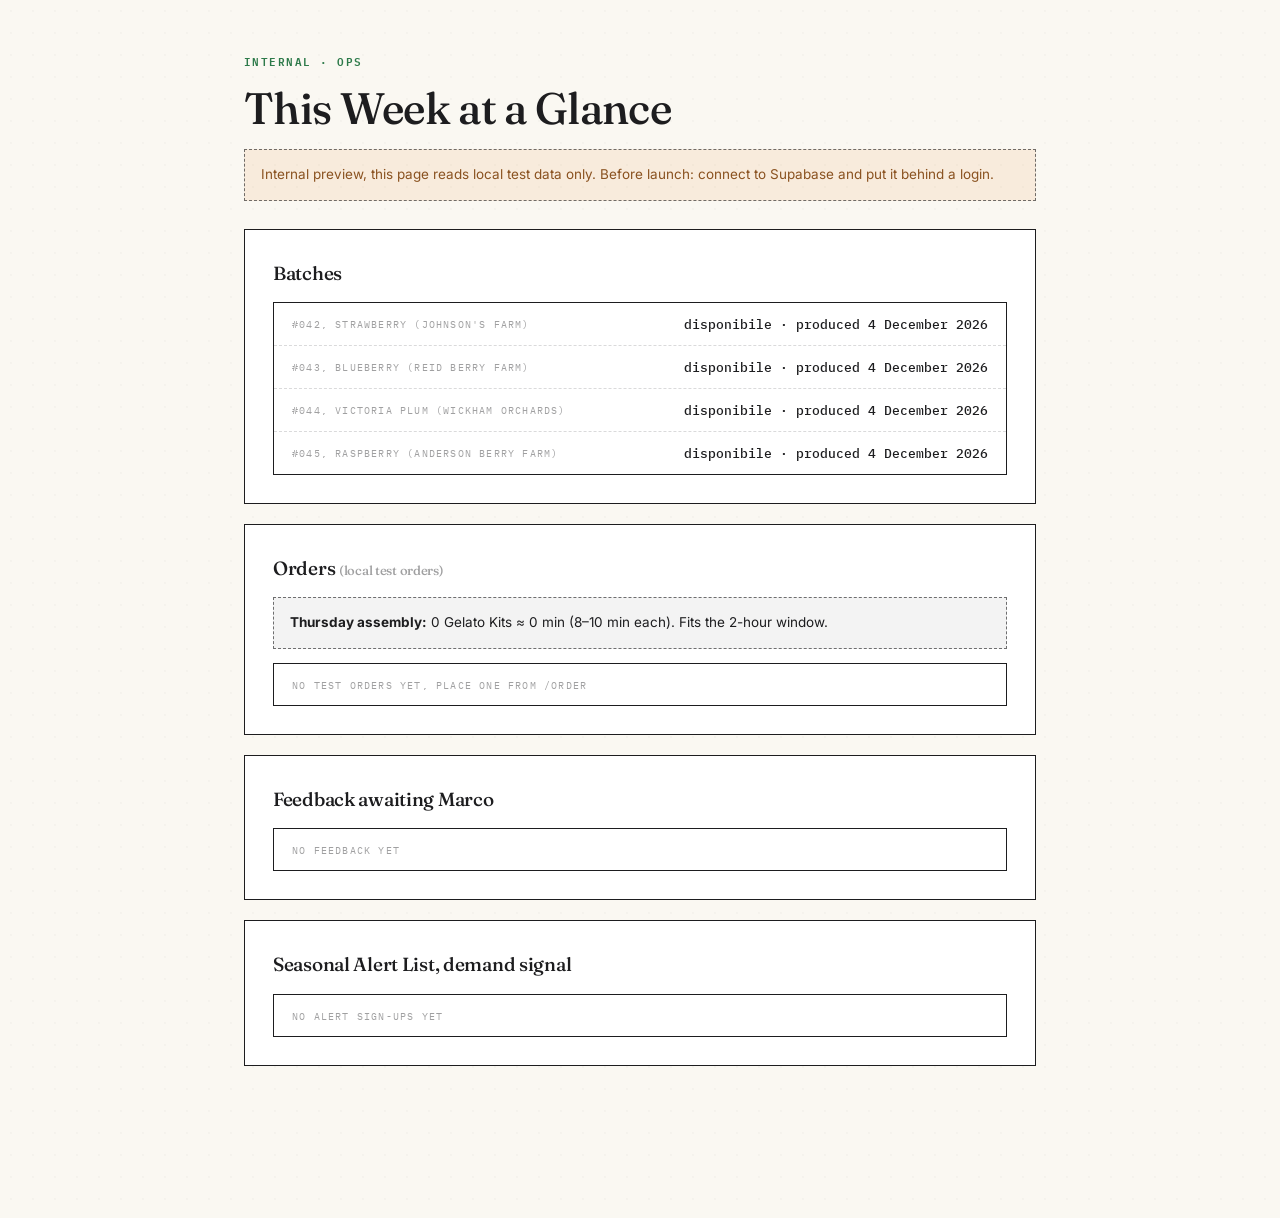
<file: admin.html>
<!DOCTYPE html>
<html lang="en-GB">
<head>
<meta charset="UTF-8">
<meta name="viewport" content="width=device-width, initial-scale=1.0">
<meta name="color-scheme" content="only light">
<meta name="robots" content="noindex,nofollow">
<title>Ops, Gelatorchard (internal)</title>
<link rel="preconnect" href="https://fonts.googleapis.com">
<link rel="preconnect" href="https://fonts.gstatic.com" crossorigin>
<link href="https://fonts.googleapis.com/css2?family=Fraunces:opsz,wght@9..144,300..600&family=IBM+Plex+Mono:wght@400;500;600&family=Inter:wght@400;500;600;700&display=swap" rel="stylesheet">
<link rel="stylesheet" href="style.css?v=r25">
</head>
<body>

<!-- Dashboard interna (Cap. 8.4) — NON linkata dalla nav pubblica.
     In preview legge i dati di test locali (localStorage di questo
     browser); al lancio va collegata a Supabase e PROTETTA da login. -->

<main>
  <section style="padding-top:48px">
    <div class="container" style="max-width:840px">
      <span class="eyebrow">Internal · Ops</span>
      <h1 class="h2">This Week at a Glance</h1>
      <div class="notice preview" style="margin-top:16px">Internal preview, this page reads local test data only. Before launch: connect to Supabase and put it behind a login.</div>

      <div class="card" style="margin-top:28px">
        <h3 style="font-size:19px">Batches</h3>
        <ul class="data-list" id="ad-batches" style="margin-top:14px"></ul>
      </div>

      <div class="card" style="margin-top:20px">
        <h3 style="font-size:19px">Orders <span class="caption">(local test orders)</span></h3>
        <div class="notice ice" id="ad-assembly" style="margin-top:14px"></div>
        <ul class="data-list" id="ad-orders" style="margin-top:14px"></ul>
      </div>

      <div class="card" style="margin-top:20px">
        <h3 style="font-size:19px">Feedback awaiting Marco</h3>
        <ul class="data-list" id="ad-feedback" style="margin-top:14px"></ul>
      </div>

      <div class="card" style="margin-top:20px;margin-bottom:64px">
        <h3 style="font-size:19px">Seasonal Alert List, demand signal</h3>
        <ul class="data-list" id="ad-alerts" style="margin-top:14px"></ul>
      </div>
    </div>
  </section>
</main>

<script src="flavors.js?v=r25"></script>
<script src="admin.js?v=r25"></script>
</body>
</html>
</file>
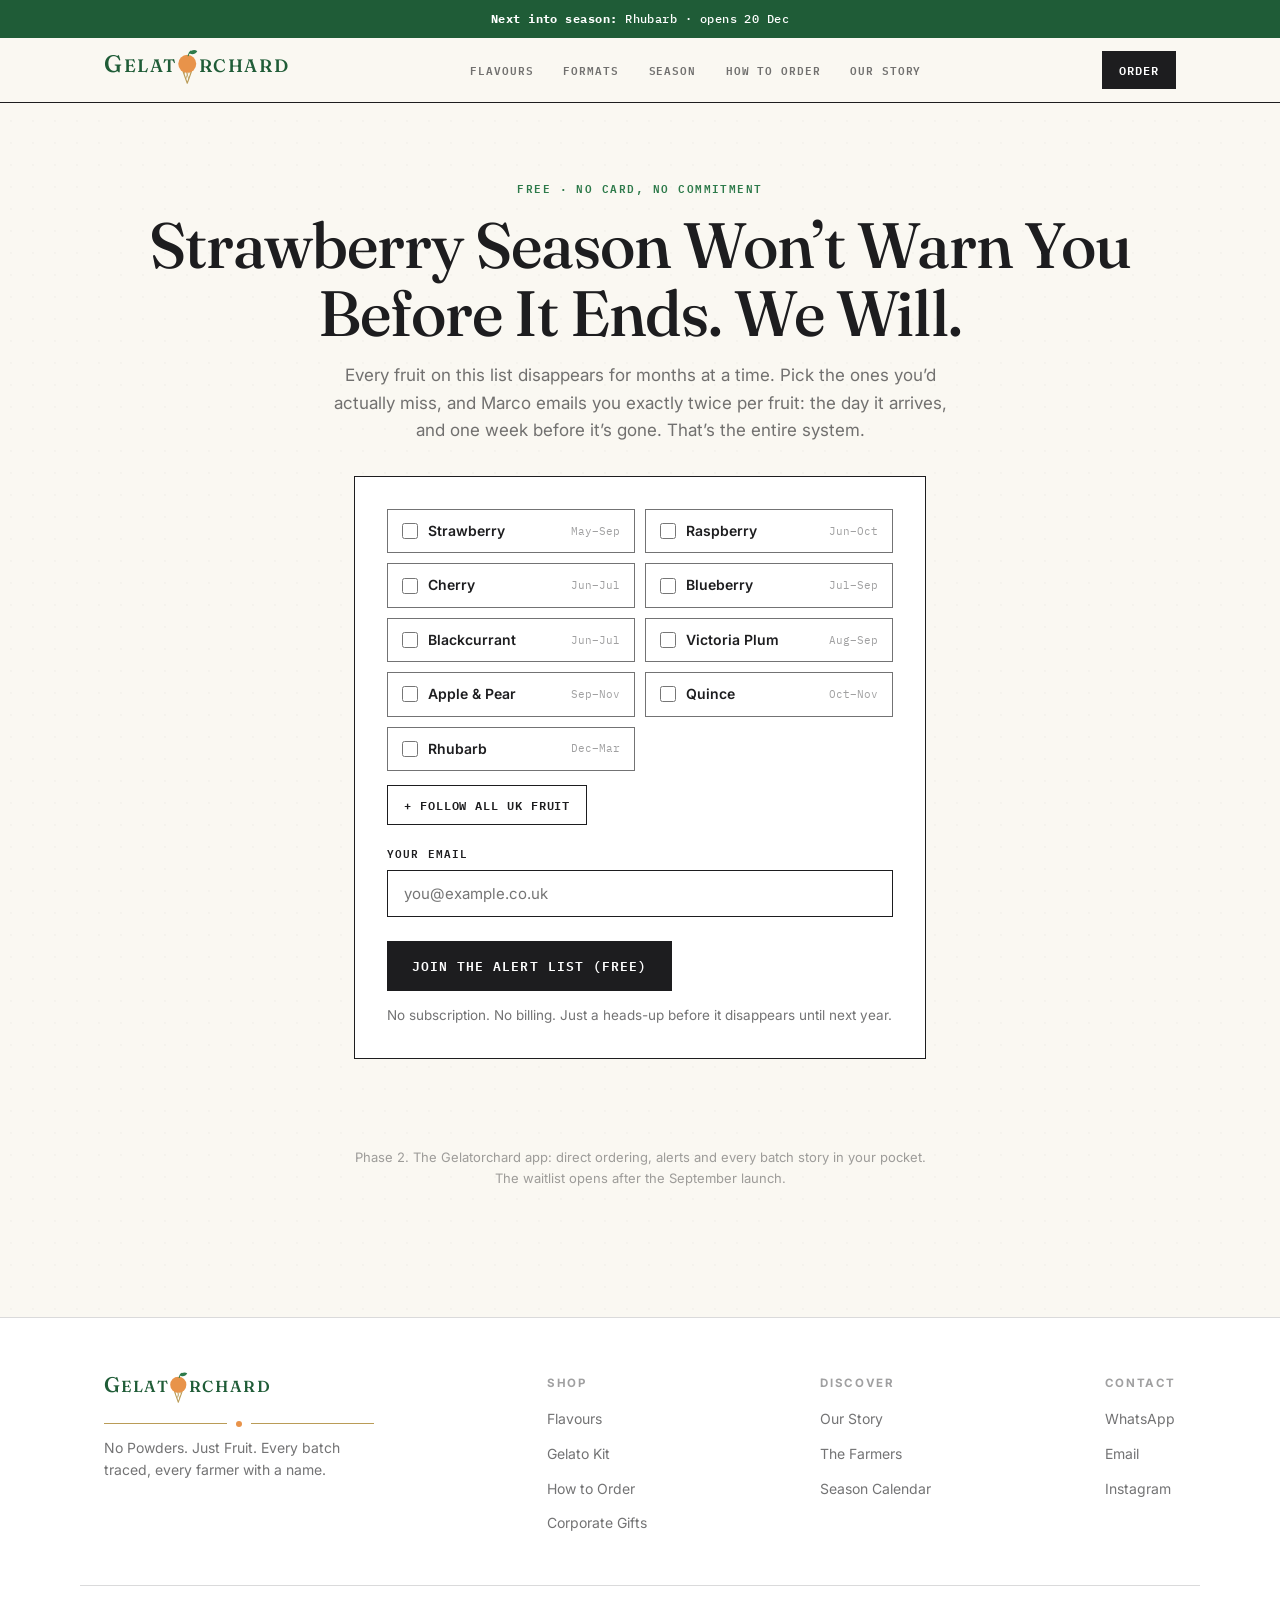
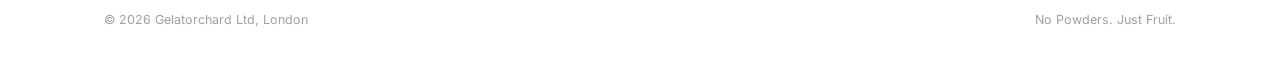
<file: app.html>
<!DOCTYPE html>
<html lang="en-GB">
<head>
<meta charset="UTF-8">
<meta name="viewport" content="width=device-width, initial-scale=1.0">
<meta name="color-scheme" content="only light">
<title>Seasonal Alert List | Gelatorchard</title>
<meta name="description" content="Free seasonal alerts: pick the UK fruits you love and hear from Marco the day they come into season, and a week before they disappear.">
<!-- Open Graph (Lista A.4) — og:image: foto hero stock, vedi FAKE-DATA.md -->
<link rel="canonical" href="https://chatgptmarco.github.io/gelatorchard-site/app.html">
<meta property="og:type" content="website">
<meta property="og:site_name" content="Gelatorchard">
<meta property="og:locale" content="en_GB">
<meta property="og:title" content="Seasonal Alert List | Gelatorchard">
<meta property="og:description" content="Free seasonal alerts: pick the UK fruits you love and hear from Marco the day they come into season, and a week before they disappear.">
<meta property="og:url" content="https://chatgptmarco.github.io/gelatorchard-site/app.html">
<meta property="og:image" content="https://chatgptmarco.github.io/gelatorchard-site/assets/hero-gelato.jpg">
<meta name="twitter:card" content="summary_large_image">
<link rel="preconnect" href="https://fonts.googleapis.com">
<link rel="preconnect" href="https://fonts.gstatic.com" crossorigin>
<link href="https://fonts.googleapis.com/css2?family=Fraunces:opsz,wght@9..144,300..600&family=IBM+Plex+Mono:wght@400;500;600&family=Inter:wght@400;500;600;700&display=swap" rel="stylesheet">
<link rel="stylesheet" href="style.css?v=r25">
</head>
<body>

<header id="site-nav"></header>

<main>
  <section class="cal-hero">
    <div class="container">
      <span class="eyebrow reveal">Free · No Card, No Commitment</span>
      <h1 class="h1 reveal">Strawberry Season Won’t Warn You Before It Ends. We Will.</h1>
      <p class="sub reveal" style="text-align:center;margin-left:auto;margin-right:auto">Every fruit on this list disappears for months at a time. Pick the ones you’d actually miss, and Marco emails you exactly twice per fruit: the day it arrives, and one week before it’s gone. That’s the entire system.</p>
    </div>
  </section>

  <!-- 7.1 checklist di iscrizione (componente condiviso, alerts.js) -->
  <section style="padding-top:0">
    <div class="container checkout-view">
      <div id="alert-signup" class="reveal"></div>
    </div>
  </section>

  <!-- App waitlist: resta fase 2 -->
  <section style="padding-top:0">
    <div class="container checkout-view">
      <p class="caption reveal" style="text-align:center">Phase 2. The Gelatorchard app: direct ordering, alerts and every batch story in your pocket. The waitlist opens after the September launch.</p>
    </div>
  </section>
</main>

<footer id="site-footer"></footer>
<script src="flavors.js?v=r25"></script>
<script src="analytics.js?v=r25"></script>
<script src="backend.js?v=r25"></script>
<script src="alerts.js?v=r25"></script>
<script src="motion.js?v=r25"></script>
<script src="site.js?v=r25"></script>
</body>
</html>
</file>
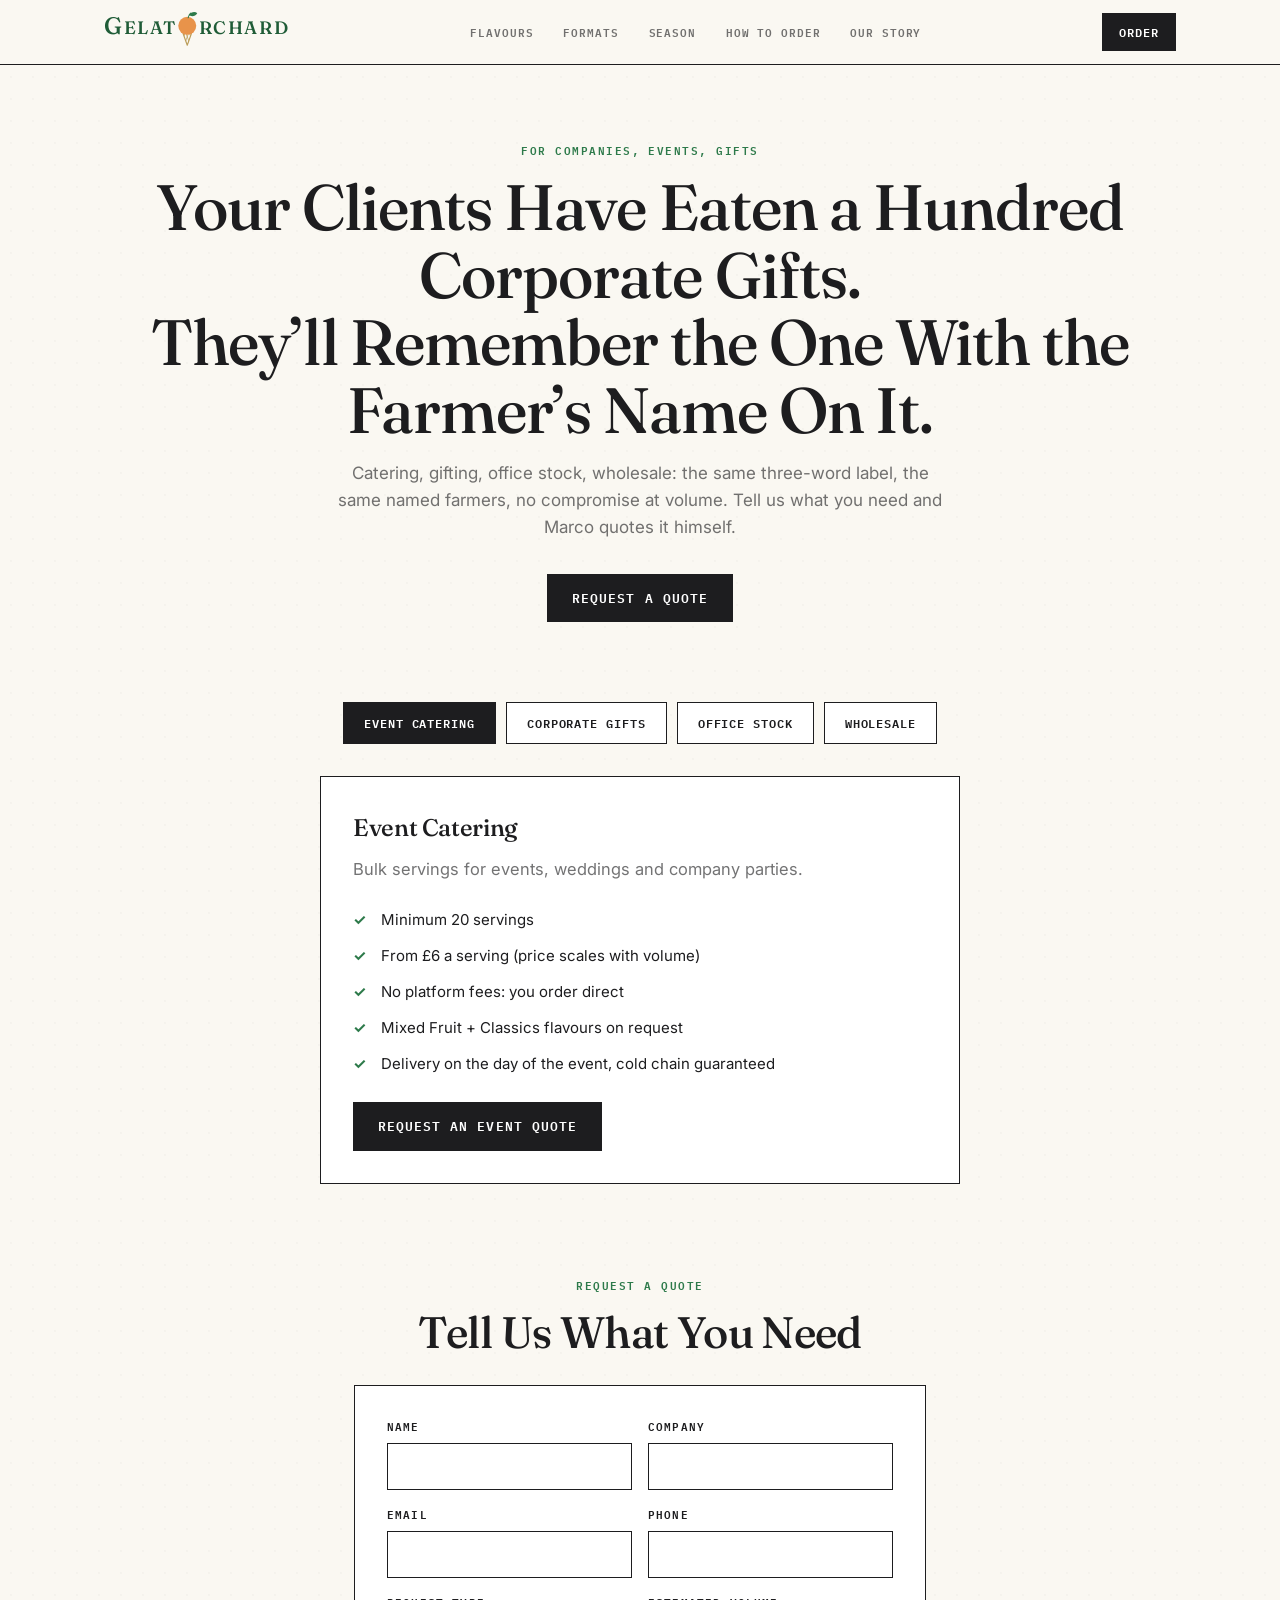
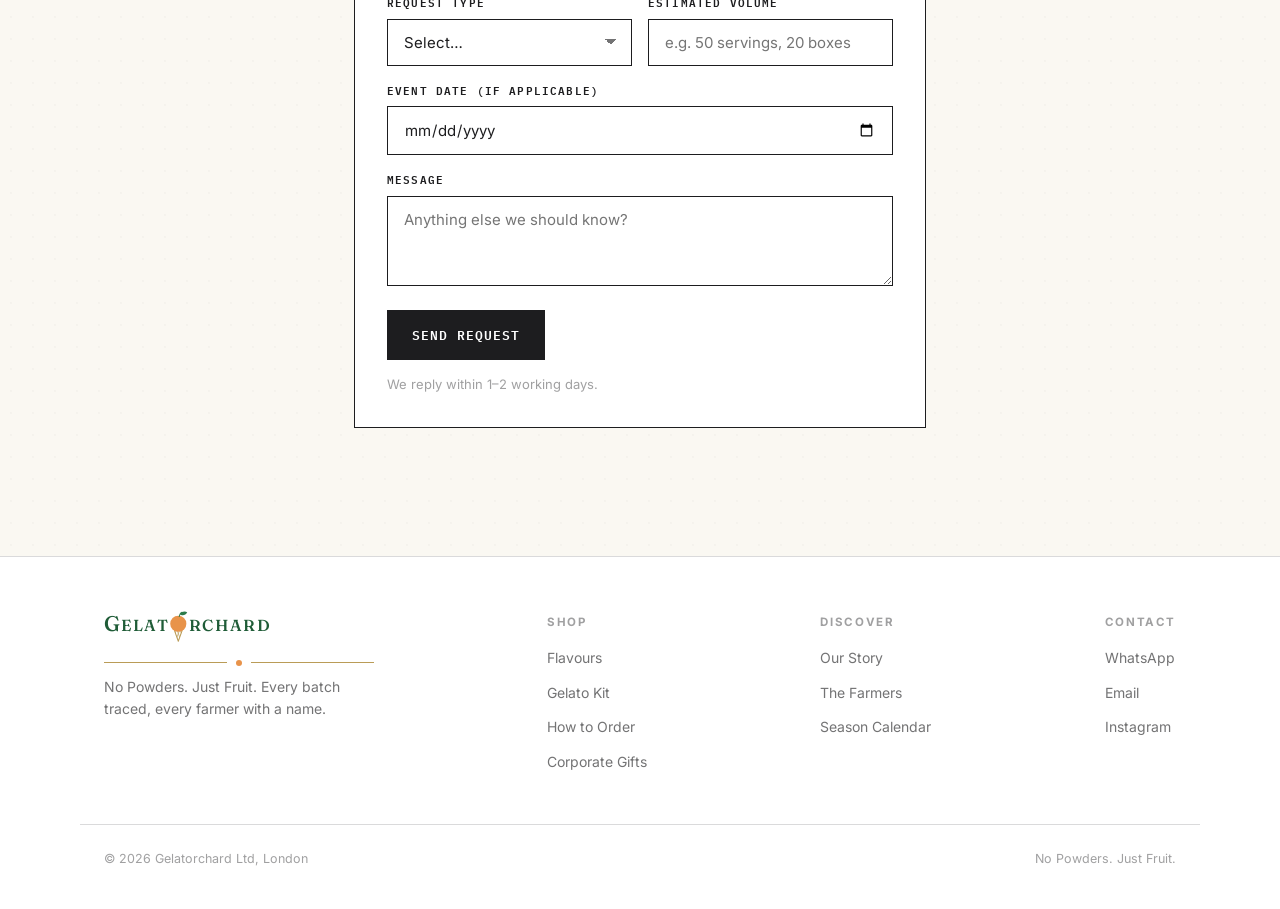
<file: business.html>
<!DOCTYPE html>
<html lang="en-GB">
<head>
<meta charset="UTF-8">
<meta name="viewport" content="width=device-width, initial-scale=1.0">
<meta name="color-scheme" content="only light">
<title>Business &amp; Corporate | Gelatorchard</title>
<meta name="description" content="Event catering, corporate gifts (Premium Gift Box £28.50), office stock and wholesale, the same traceable fruit, at a different scale.">
<!-- Open Graph (Lista A.4) — og:image: foto hero stock, vedi FAKE-DATA.md -->
<link rel="canonical" href="https://chatgptmarco.github.io/gelatorchard-site/business.html">
<meta property="og:type" content="website">
<meta property="og:site_name" content="Gelatorchard">
<meta property="og:locale" content="en_GB">
<meta property="og:title" content="Business &amp; Corporate | Gelatorchard">
<meta property="og:description" content="Event catering, corporate gifts (Premium Gift Box £28.50), office stock and wholesale, the same traceable fruit, at a different scale.">
<meta property="og:url" content="https://chatgptmarco.github.io/gelatorchard-site/business.html">
<meta property="og:image" content="https://chatgptmarco.github.io/gelatorchard-site/assets/hero-gelato.jpg">
<meta name="twitter:card" content="summary_large_image">
<link rel="preconnect" href="https://fonts.googleapis.com">
<link rel="preconnect" href="https://fonts.gstatic.com" crossorigin>
<link href="https://fonts.googleapis.com/css2?family=Fraunces:opsz,wght@9..144,300..600&family=IBM+Plex+Mono:wght@400;500;600&family=Inter:wght@400;500;600;700&display=swap" rel="stylesheet">
<link rel="stylesheet" href="style.css?v=r25">
</head>
<body>

<header id="site-nav"></header>

<main>

  <!-- 6.2 HERO -->
  <section class="cal-hero">
    <div class="container">
      <span class="eyebrow reveal">For Companies, Events, Gifts</span>
      <h1 class="h1 reveal">Your Clients Have Eaten a Hundred Corporate Gifts.<br>They’ll Remember the One With the Farmer’s Name On It.</h1>
      <p class="sub reveal" style="text-align:center;margin-left:auto;margin-right:auto">Catering, gifting, office stock, wholesale: the same three-word label, the same named farmers, no compromise at volume. Tell us what you need and Marco quotes it himself.</p>
      <div class="hero-ctas reveal">
        <a class="pill pill-dark" href="#contact">Request a Quote</a>
      </div>
    </div>
  </section>

  <!-- 6.3 QUATTRO TAB -->
  <section style="padding-top:12px">
    <div class="container">
      <div class="flavor-tabs biz-tabs" role="tablist">
        <button class="flavor-tab active" data-tab="catering" role="tab" aria-selected="true">Event Catering</button>
        <button class="flavor-tab" data-tab="gifts" role="tab" aria-selected="false">Corporate Gifts</button>
        <button class="flavor-tab" data-tab="office" role="tab" aria-selected="false">Office Stock</button>
        <button class="flavor-tab" data-tab="wholesale" role="tab" aria-selected="false">Wholesale</button>
      </div>

      <!-- Tab 1 — Event Catering -->
      <div class="biz-panel" data-panel="catering">
        <div class="checkout-card">
          <h2 style="font-size:24px">Event Catering</h2>
          <p class="lead" style="margin-top:8px">Bulk servings for events, weddings and company parties.</p>
          <ul class="check-list">
            <li>Minimum 20 servings</li>
            <li>From £6 a serving (price scales with volume)</li>
            <li>No platform fees: you order direct</li>
            <li>Mixed Fruit + Classics flavours on request</li>
            <li>Delivery on the day of the event, cold chain guaranteed</li>
          </ul>
          <a class="pill pill-dark" href="#contact" data-request="Event Catering">Request an event quote</a>
        </div>
      </div>

      <!-- Tab 2 — Corporate Gifts (Premium Gift Box ≠ Gelato Kit) -->
      <div class="biz-panel" data-panel="gifts" hidden>
        <div class="checkout-card">
          <h2 style="font-size:24px">Corporate Gifts: the Premium Gift Box</h2>
          <p class="lead" style="margin-top:8px">The Premium Gift Box: 4 piping bags (flavours of your choice) + ribbon + personalised card. <strong>£28.50 a unit</strong>, minimum 10 for corporate orders. B2B pricing is negotiable on larger volumes.</p>
          <p class="lead" style="margin-top:10px">Perfect for: end-of-year gifts, welcome kits for new clients, project thank-yous.</p>
          <ul class="check-list">
            <li>Personalised message card included</li>
            <li>Premium kraft box with magnetic closure</li>
            <li>Delivery schedulable for a specific date</li>
          </ul>
          <a class="pill pill-dark" href="#contact" data-request="Corporate Gifts">Request a gifting quote</a>
        </div>
      </div>

      <!-- Tab 3 — Office Stock (riordino manuale, MAI abbonamento) -->
      <div class="biz-panel" data-panel="office" hidden>
        <div class="checkout-card">
          <h2 style="font-size:24px">Office Stock</h2>
          <p class="lead" style="margin-top:8px">Bring real gelato into the office. No automatic plan and no recurring billing: just a direct channel to re-order easily, whenever you need it.</p>
          <ul class="check-list">
            <li>Cup Multipacks (4-pack, £12) for the break room</li>
            <li>Repeat orders handled by a dedicated human contact. No saved card, no auto-charge</li>
            <li>Company invoicing on request</li>
          </ul>
          <a class="pill pill-dark" href="#contact" data-request="Office Stock">Contact the business team</a>
        </div>
      </div>

      <!-- Tab 4 — Wholesale -->
      <div class="biz-panel" data-panel="wholesale" hidden>
        <div class="checkout-card">
          <h2 style="font-size:24px">Stockists &amp; Wholesale</h2>
          <p class="lead" style="margin-top:8px">Gelato Kit and Premium Gift Box on sale-or-return for quality food shops, boutique hotels and concept stores.</p>
          <ul class="check-list">
            <li>Co-branding available on request</li>
            <li>POS material (QR codes, product cards) supplied by us</li>
            <li>Retailer margin agreed in negotiation</li>
          </ul>
          <a class="pill pill-dark" href="#contact" data-request="Wholesale">Become a stockist</a>
        </div>
      </div>
    </div>
  </section>

  <!-- 6.4 FORM DI CONTATTO (condiviso da tutte le tab) -->
  <section id="contact" style="padding-top:0">
    <div class="container checkout-view">
      <div class="sec-head reveal">
        <span class="eyebrow">Request a Quote</span>
        <h2 class="h2">Tell Us What You Need</h2>
      </div>
      <div class="checkout-card" style="margin-top:28px">
        <div id="biz-form">
          <div class="form-grid">
            <div class="field"><label class="field-label" for="bf-name">Name</label>
              <input class="field-input" id="bf-name" type="text" autocomplete="name"></div>
            <div class="field"><label class="field-label" for="bf-company">Company</label>
              <input class="field-input" id="bf-company" type="text" autocomplete="organization"></div>
            <div class="field"><label class="field-label" for="bf-email">Email</label>
              <input class="field-input" id="bf-email" type="email" autocomplete="email"></div>
            <div class="field"><label class="field-label" for="bf-phone">Phone</label>
              <input class="field-input" id="bf-phone" type="tel" autocomplete="tel"></div>
            <div class="field"><label class="field-label" for="bf-type">Request type</label>
              <select class="field-input" id="bf-type">
                <option value="">Select…</option>
                <option>Event Catering</option>
                <option>Corporate Gifts</option>
                <option>Office Stock</option>
                <option>Wholesale</option>
              </select></div>
            <div class="field"><label class="field-label" for="bf-volume">Estimated volume</label>
              <input class="field-input" id="bf-volume" type="text" placeholder="e.g. 50 servings, 20 boxes"></div>
            <div class="field full"><label class="field-label" for="bf-date">Event date (if applicable)</label>
              <input class="field-input" id="bf-date" type="date"></div>
            <div class="field full"><label class="field-label" for="bf-msg">Message</label>
              <textarea class="field-input" id="bf-msg" placeholder="Anything else we should know?"></textarea></div>
          </div>
          <div class="step-ctas">
            <button class="pill pill-dark" id="bf-send">Send request</button>
            <span class="cta-hint" id="bf-hint"></span>
          </div>
          <p class="field-note" style="margin-top:14px">We reply within 1–2 working days.</p>
        </div>
        <div id="biz-done" hidden>
          <p style="font-size:17px;font-weight:600" id="biz-done-msg"></p>
          <p class="field-note" style="margin-top:8px">We reply within 1–2 working days.</p>
          <div class="notice preview">Pre-launch preview: the enquiry service connects at launch, so nothing was sent yet.</div>
        </div>
      </div>
    </div>
  </section>

</main>

<footer id="site-footer"></footer>
<script src="analytics.js?v=r25"></script>
<script src="backend.js?v=r25"></script>
<script src="business.js?v=r25"></script>
<script src="motion.js?v=r25"></script>
<script src="site.js?v=r25"></script>
</body>
</html>
</file>
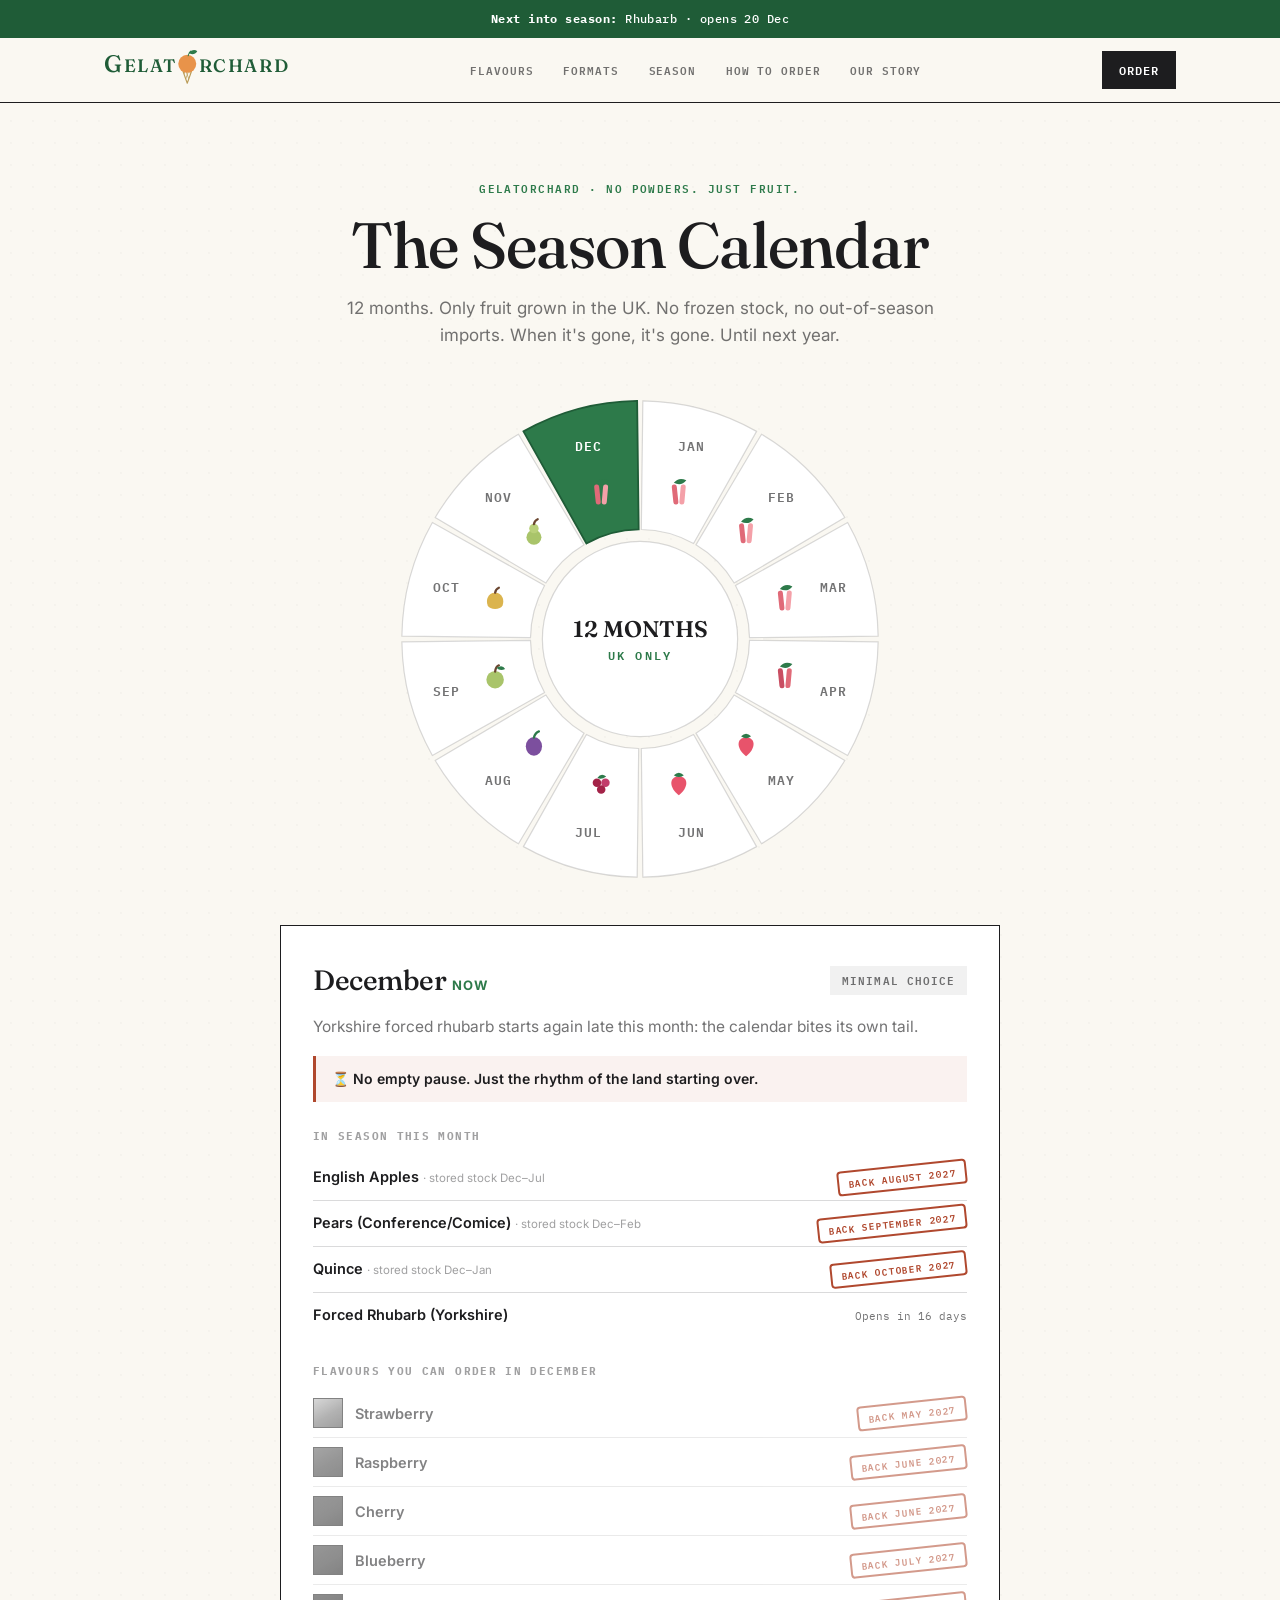
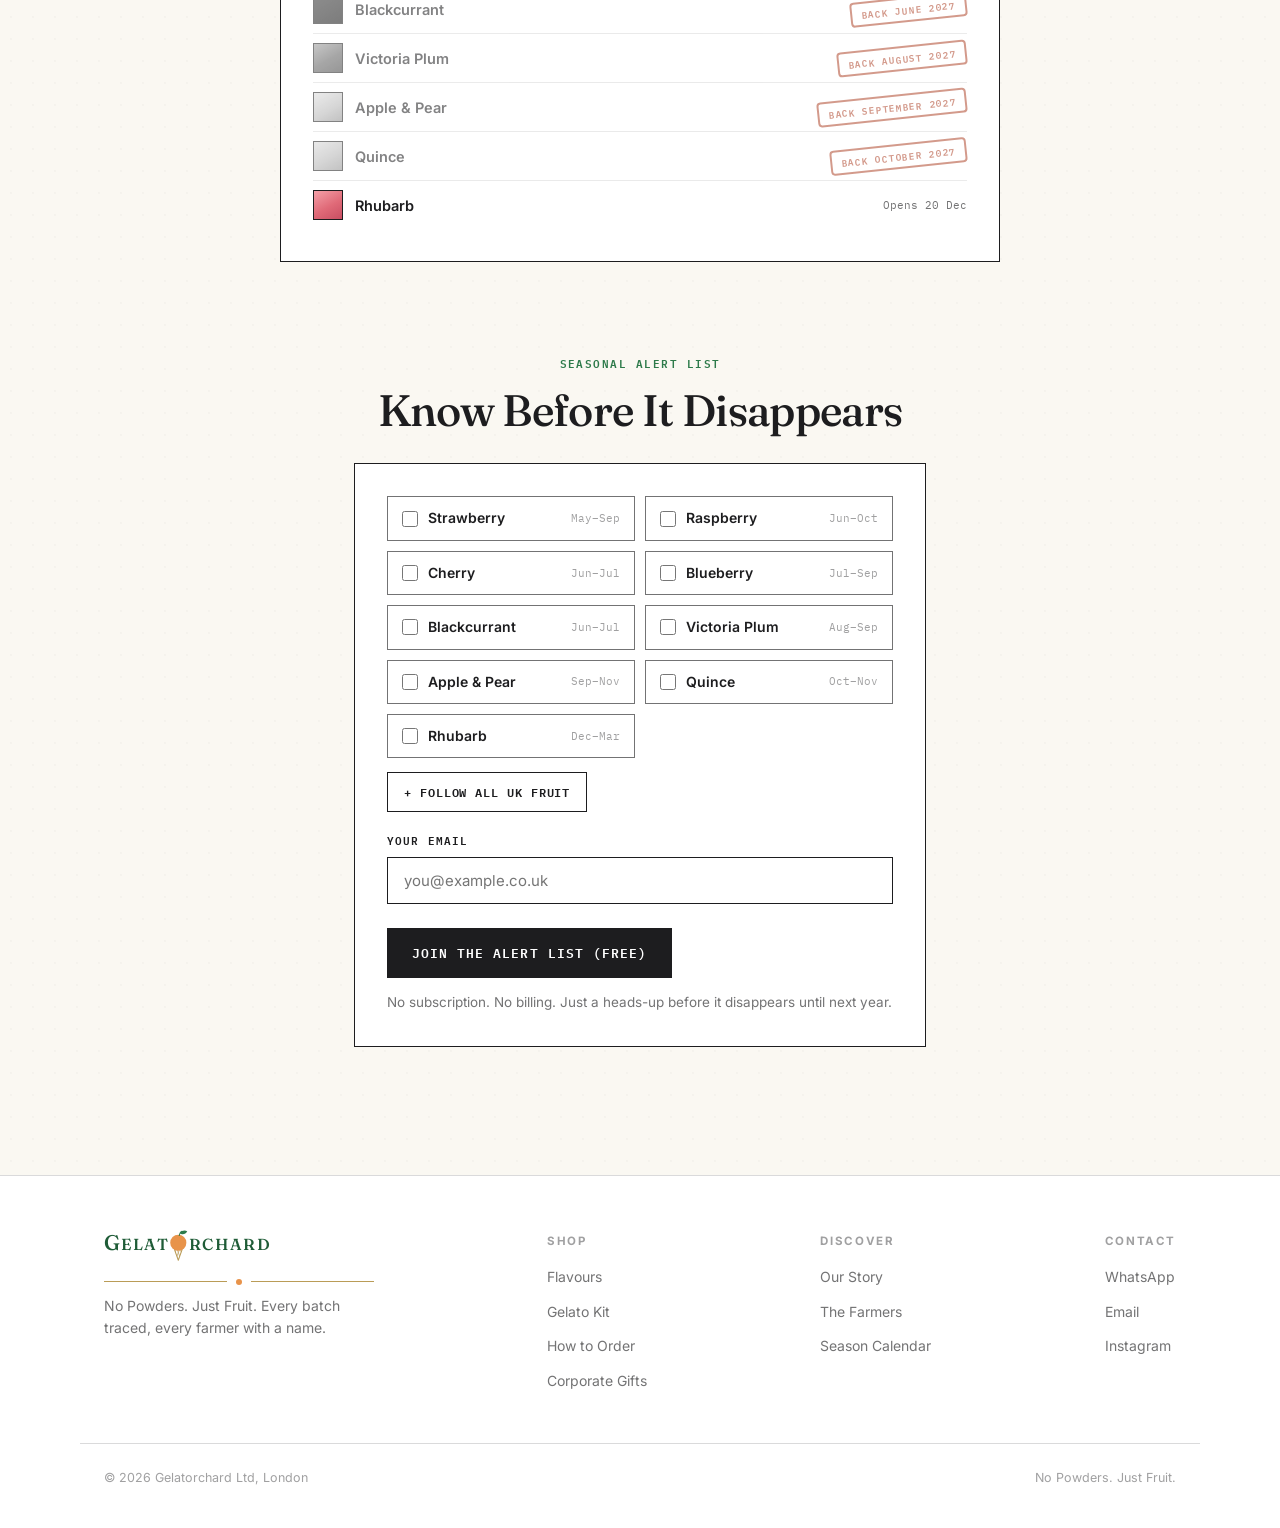
<file: calendario.html>
<!DOCTYPE html>
<html lang="en-GB">
<head>
<meta charset="UTF-8">
<meta name="viewport" content="width=device-width, initial-scale=1.0">
<meta name="color-scheme" content="only light">
<title>The Season Calendar | Gelatorchard</title>
<meta name="description" content="12 months, only fruit grown in the UK. See what's really in season now, and what's already gone until next year.">
<!-- Open Graph (Lista A.4) — og:image: foto hero stock, vedi FAKE-DATA.md -->
<link rel="canonical" href="https://chatgptmarco.github.io/gelatorchard-site/calendario.html">
<meta property="og:type" content="website">
<meta property="og:site_name" content="Gelatorchard">
<meta property="og:locale" content="en_GB">
<meta property="og:title" content="The Season Calendar | Gelatorchard">
<meta property="og:description" content="12 months, only fruit grown in the UK. See what's really in season now, and what's already gone until next year.">
<meta property="og:url" content="https://chatgptmarco.github.io/gelatorchard-site/calendario.html">
<meta property="og:image" content="https://chatgptmarco.github.io/gelatorchard-site/assets/hero-gelato.jpg">
<meta name="twitter:card" content="summary_large_image">
<link rel="preconnect" href="https://fonts.googleapis.com">
<link rel="preconnect" href="https://fonts.gstatic.com" crossorigin>
<link href="https://fonts.googleapis.com/css2?family=Fraunces:opsz,wght@9..144,300..600&family=IBM+Plex+Mono:wght@400;500;600&family=Inter:wght@400;500;600;700&display=swap" rel="stylesheet">
<link rel="stylesheet" href="style.css?v=r25">
</head>
<body>

<header id="site-nav"></header>

<main>
  <section class="cal-hero">
    <div class="container">
      <span class="eyebrow reveal">Gelatorchard · No Powders. Just Fruit.</span>
      <h1 class="h1 reveal">The Season Calendar</h1>
      <p class="sub reveal" style="text-align:center">12 months. Only fruit grown in the UK. No frozen stock, no out-of-season imports. When it's gone, it's gone. Until next year.</p>
    </div>
  </section>

  <!-- <SeasonWheel> + pannello mese: renderizzati da calendar.js
       sulla stessa fonte dati del Flavor Picker (flavors.js) -->
  <section style="padding-top:0">
    <div class="container">
      <div class="wheel-box reveal-rotate" id="season-wheel"></div>
      <div class="card cal-panel reveal" id="month-panel"></div>
    </div>
  </section>

  <!-- 7.1 SEASONAL ALERT LIST (componente condiviso, alerts.js) -->
  <section style="padding-top:0">
    <div class="container checkout-view">
      <div class="sec-head reveal">
        <span class="eyebrow">Seasonal Alert List</span>
        <h2 class="h2">Know Before It Disappears</h2>
      </div>
      <div id="alert-signup-embed" class="reveal" style="margin-top:28px"></div>
    </div>
  </section>
</main>

<footer id="site-footer"></footer>
<script src="flavors.js?v=r25"></script>
<script src="analytics.js?v=r25"></script>
<script src="backend.js?v=r25"></script>
<script src="calendar.js?v=r25"></script>
<script src="alerts.js?v=r25"></script>
<script src="photos.js?v=r25"></script>
<script src="motion.js?v=r25"></script>
<script src="site.js?v=r25"></script>
</body>
</html>
</file>
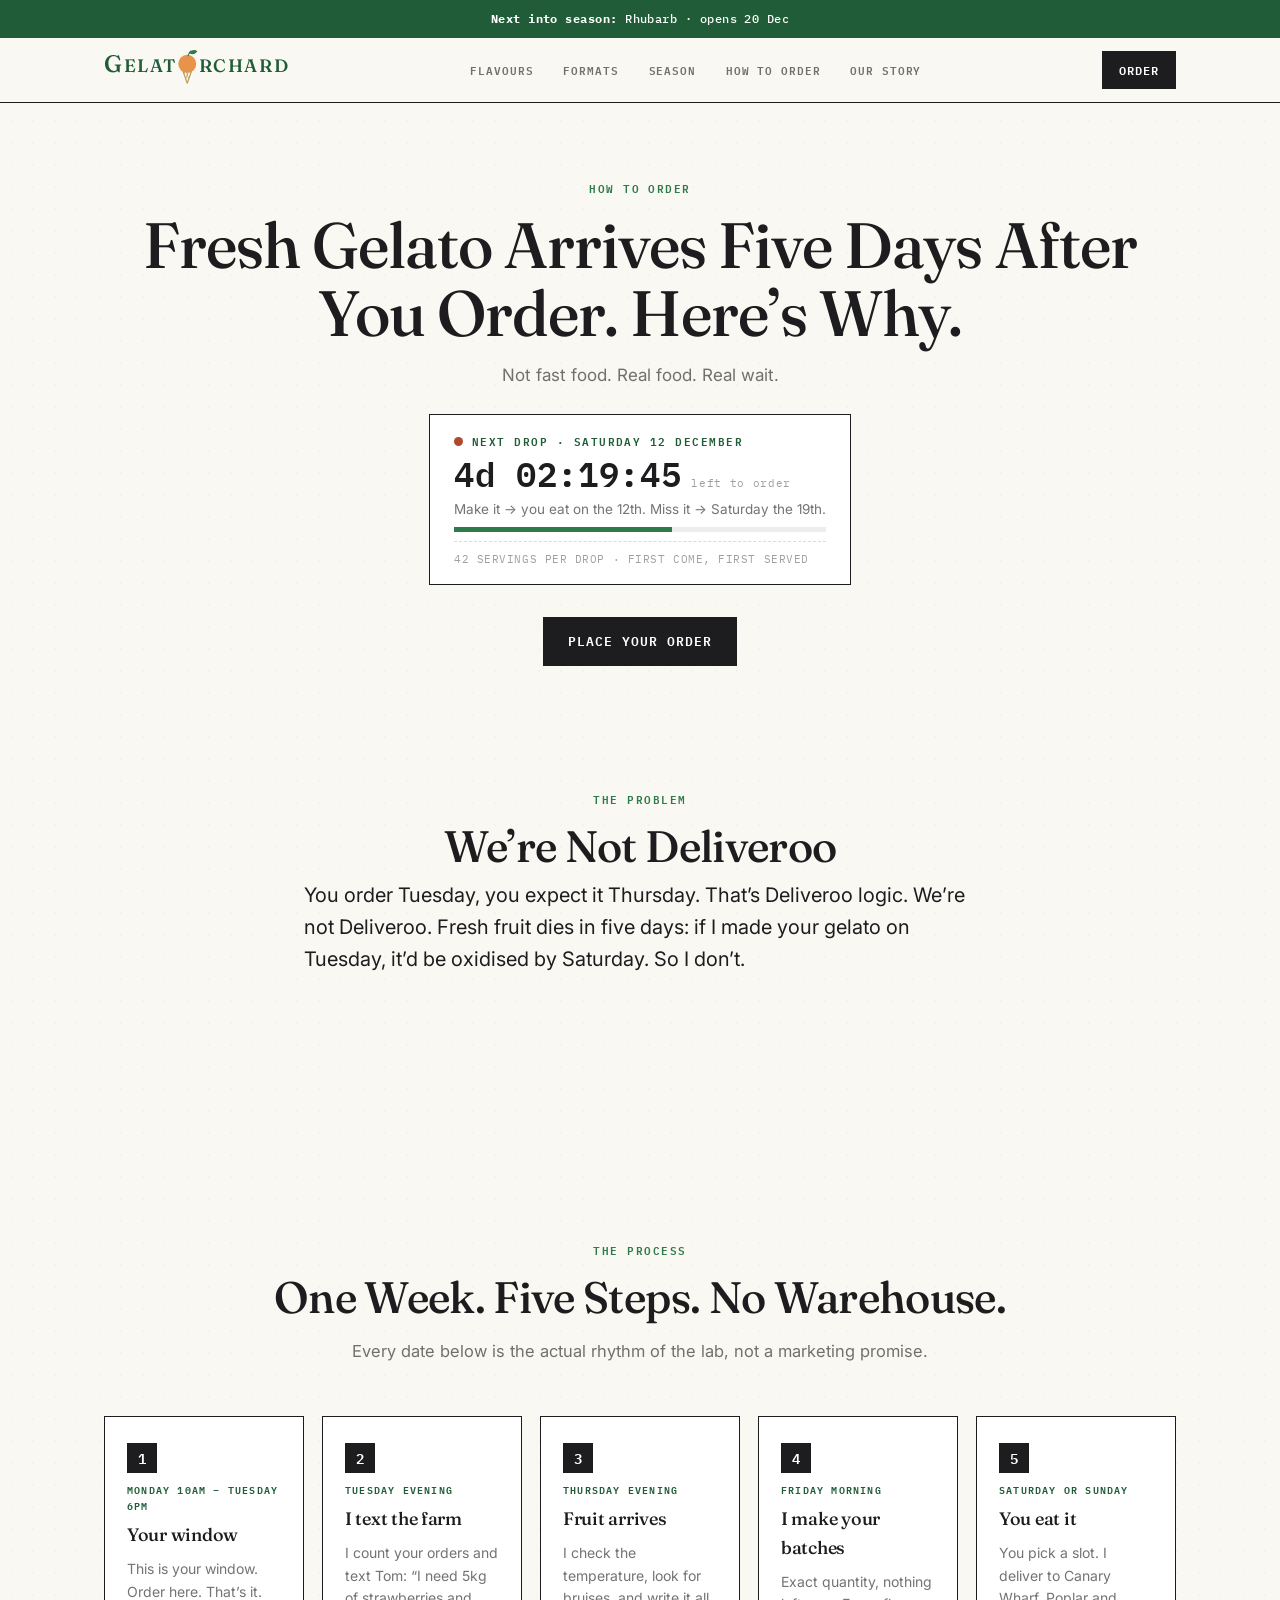
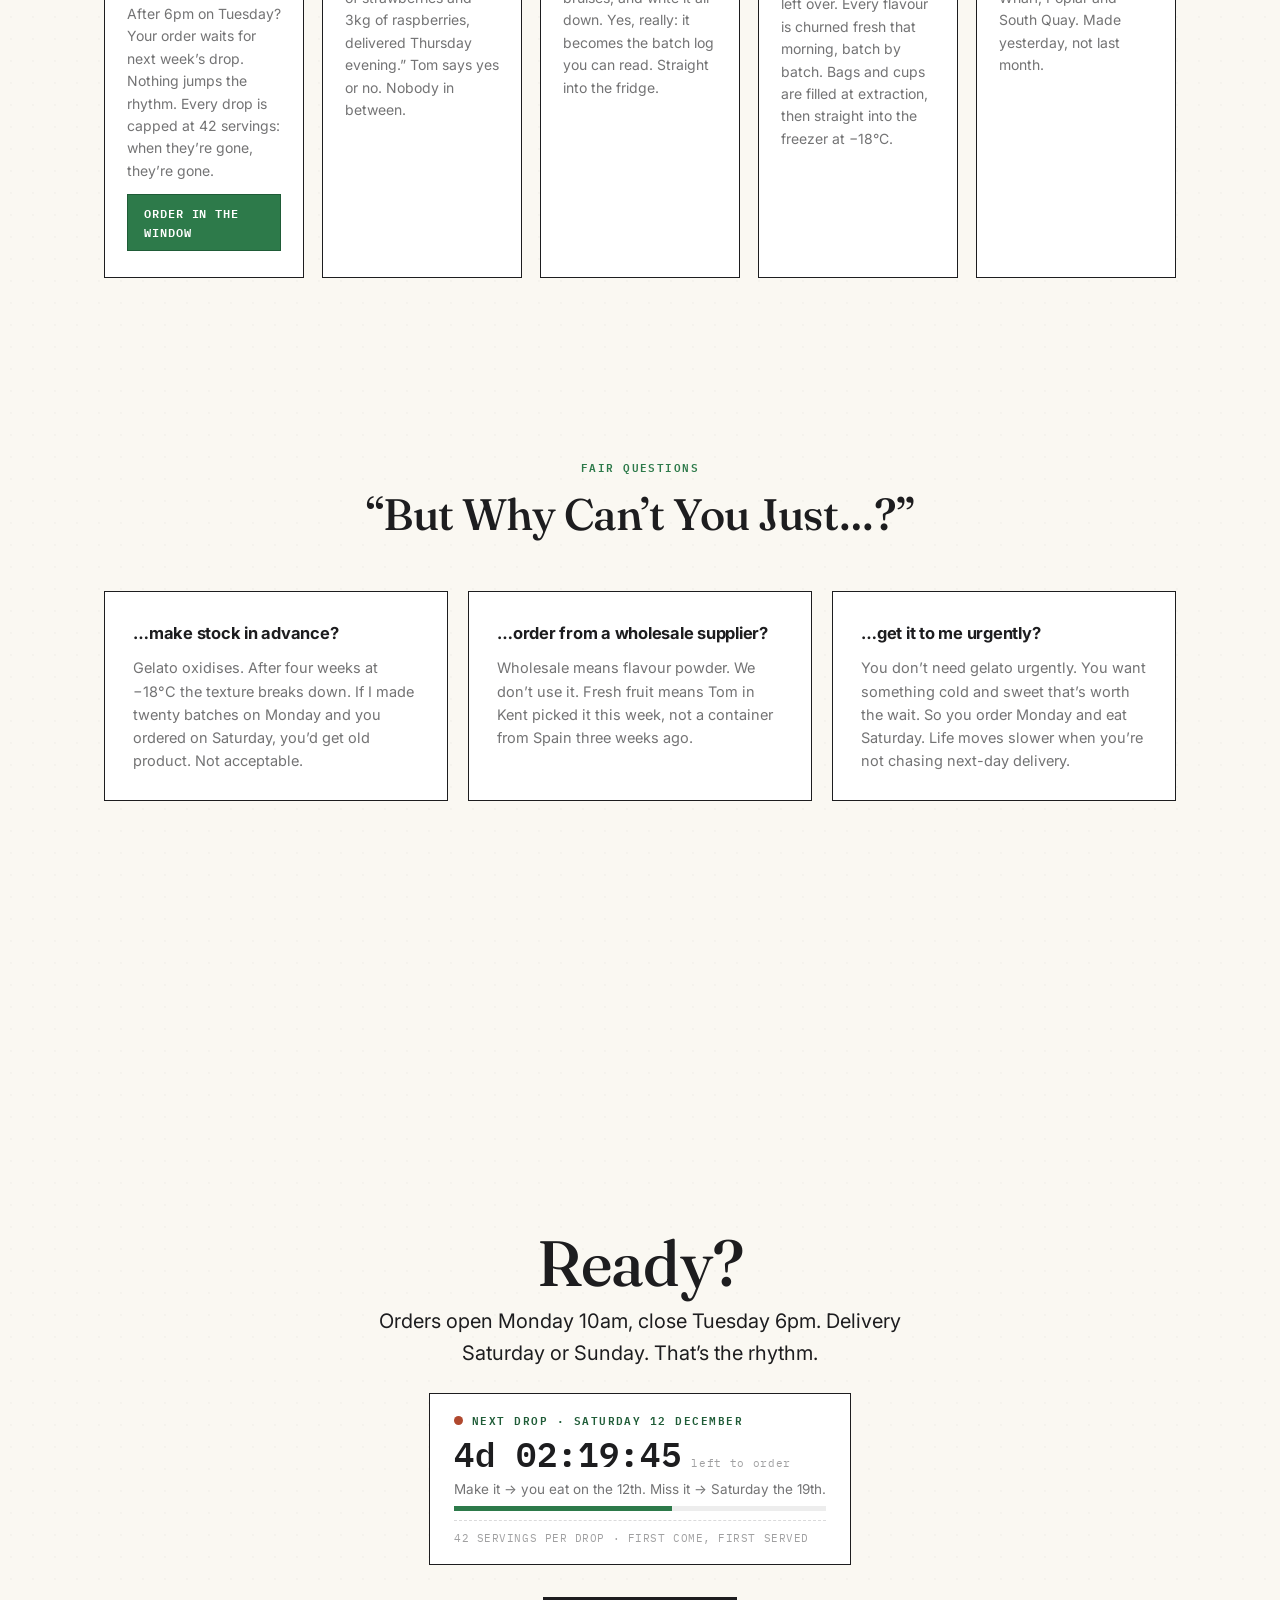
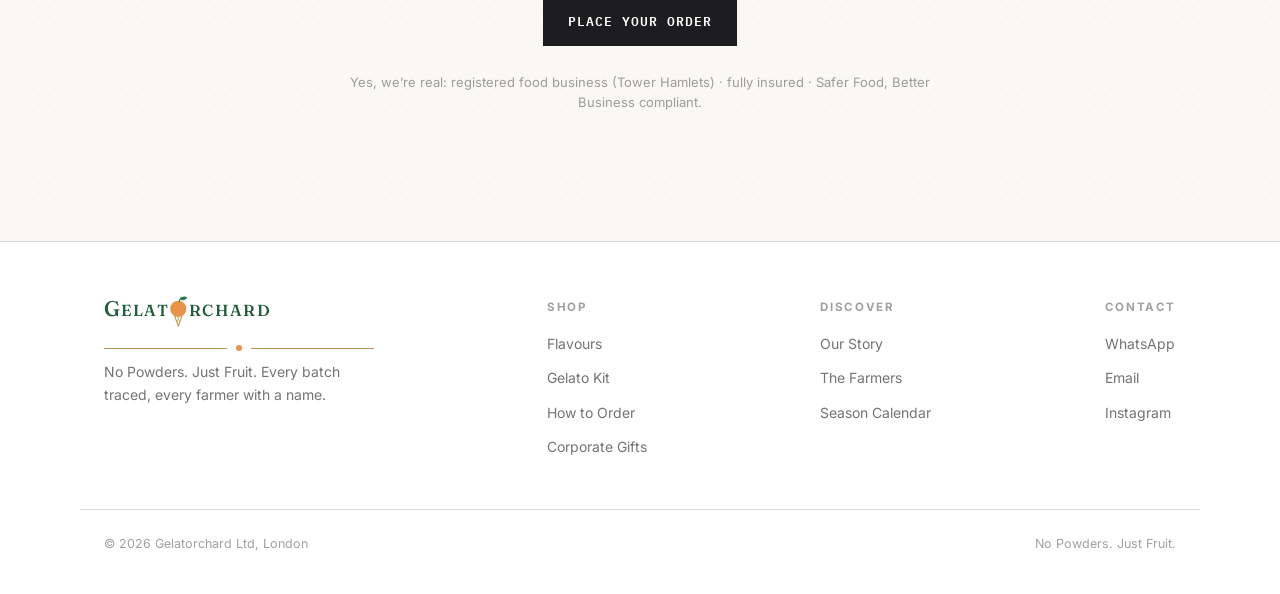
<file: how-to-order.html>
<!DOCTYPE html>
<html lang="en-GB">
<head>
<meta charset="UTF-8">
<meta name="viewport" content="width=device-width, initial-scale=1.0">
<meta name="color-scheme" content="only light">
<title>How to Order | Gelatorchard</title>
<meta name="description" content="Order Monday to Tuesday 6pm. Tom picks the fruit, Marco churns Friday morning, you eat it Saturday. Five days, because fresh fruit doesn't wait for Deliveroo.">
<!-- Open Graph (Lista A.4) — og:image: foto hero stock, vedi FAKE-DATA.md -->
<link rel="canonical" href="https://chatgptmarco.github.io/gelatorchard-site/how-to-order.html">
<meta property="og:type" content="website">
<meta property="og:site_name" content="Gelatorchard">
<meta property="og:locale" content="en_GB">
<meta property="og:title" content="How to Order | Gelatorchard">
<meta property="og:description" content="Order Monday to Tuesday 6pm. Tom picks the fruit, Marco churns Friday morning, you eat it Saturday. Five days, because fresh fruit doesn't wait for Deliveroo.">
<meta property="og:url" content="https://chatgptmarco.github.io/gelatorchard-site/how-to-order.html">
<meta property="og:image" content="https://chatgptmarco.github.io/gelatorchard-site/assets/hero-gelato.jpg">
<meta name="twitter:card" content="summary_large_image">
<link rel="preconnect" href="https://fonts.googleapis.com">
<link rel="preconnect" href="https://fonts.gstatic.com" crossorigin>
<link href="https://fonts.googleapis.com/css2?family=Fraunces:opsz,wght@9..144,300..600&family=IBM+Plex+Mono:wght@400;500;600&family=Inter:wght@400;500;600;700&display=swap" rel="stylesheet">
<link rel="stylesheet" href="style.css?v=r25">
</head>
<body>

<header id="site-nav"></header>

<main>

  <!-- ============ 1. HERO ============ -->
  <section class="cal-hero">
    <div class="container">
      <span class="eyebrow reveal">How to Order</span>
      <h1 class="h1 reveal">Fresh Gelato Arrives Five Days After You Order. Here’s Why.</h1>
      <p class="sub reveal" style="text-align:center;margin-left:auto;margin-right:auto">Not fast food. Real food. Real wait.</p>
      <!-- Stato finestra ordini: riempito live da howto.js (G.orderWindow).
           Countdown lecito: la scadenza del drop è reale (regola copy 4). -->
      <div class="drop-status reveal" data-drop-status></div>
      <div class="hero-ctas reveal">
        <a class="pill pill-dark" data-track="howto_cta_hero" href="order.html">Place Your Order</a>
      </div>
    </div>
  </section>

  <!-- ============ 2. THE PROBLEM ============ -->
  <section class="howto-problem">
    <div class="container" style="max-width:720px">
      <div class="sec-head reveal">
        <span class="eyebrow">The Problem</span>
        <h2 class="h2">We’re Not Deliveroo</h2>
      </div>
      <p class="howto-lede reveal">You order Tuesday, you expect it Thursday. That’s Deliveroo logic. We’re not Deliveroo. Fresh fruit dies in five days: if I made your gelato on Tuesday, it’d be oxidised by Saturday. So I don’t.</p>
      <ul class="mini-journey reveal" data-cascade>
        <li><span class="mj-t">Mon–Tue</span>You order</li>
        <li><span class="mj-t">Thursday</span>Fruit arrives from the farm</li>
        <li><span class="mj-t">Friday</span>Made fresh, batch by batch</li>
        <li><span class="mj-t">Saturday</span>Yours, frozen perfect</li>
      </ul>
    </div>
  </section>

  <!-- ============ 3. THE PROCESS (sezione stella) ============ -->
  <section class="howto-process">
    <div class="container">
      <div class="sec-head reveal">
        <span class="eyebrow">The Process</span>
        <h2 class="h2">One Week. Five Steps. No Warehouse.</h2>
        <p class="sec-sub">Every date below is the actual rhythm of the lab, not a marketing promise.</p>
      </div>
      <div class="drop-steps" data-cascade>
        <div class="drop-step">
          <span class="ds-num">1</span>
          <span class="ds-day">Monday 10am – Tuesday 6pm</span>
          <h3>Your window</h3>
          <p>This is your window. Order here. That’s it. After 6pm on Tuesday? Your order waits for next week’s drop. Nothing jumps the rhythm. Every drop is capped at 42 servings: when they’re gone, they’re gone.</p>
          <a class="pill pill-green pill-sm" data-track="howto_cta_step1" href="order.html">Order in the window</a>
        </div>
        <div class="drop-step">
          <span class="ds-num">2</span>
          <span class="ds-day">Tuesday evening</span>
          <h3>I text the farm</h3>
          <p>I count your orders and text Tom: “I need 5kg of strawberries and 3kg of raspberries, delivered Thursday evening.” Tom says yes or no. Nobody in between.</p>
        </div>
        <div class="drop-step">
          <span class="ds-num">3</span>
          <span class="ds-day">Thursday evening</span>
          <h3>Fruit arrives</h3>
          <p>I check the temperature, look for bruises, and write it all down. Yes, really: it becomes the batch log you can read. Straight into the fridge.</p>
        </div>
        <div class="drop-step">
          <span class="ds-num">4</span>
          <span class="ds-day">Friday morning</span>
          <h3>I make your batches</h3>
          <p>Exact quantity, nothing left over. Every flavour is churned fresh that morning, batch by batch. Bags and cups are filled at extraction, then straight into the freezer at −18°C.</p>
        </div>
        <div class="drop-step">
          <span class="ds-num">5</span>
          <span class="ds-day">Saturday or Sunday</span>
          <h3>You eat it</h3>
          <p>You pick a slot. I deliver to Canary Wharf, Poplar and South Quay. Made yesterday, not last month.</p>
        </div>
      </div>
    </div>
  </section>

  <!-- ============ 4. OBJECTIONS ============ -->
  <section class="howto-objections">
    <div class="container">
      <div class="sec-head reveal">
        <span class="eyebrow">Fair Questions</span>
        <h2 class="h2">“But Why Can’t You Just…?”</h2>
      </div>
      <div class="obj-grid" data-cascade>
        <div class="card">
          <h3 class="obj-q">…make stock in advance?</h3>
          <p class="obj-a">Gelato oxidises. After four weeks at −18°C the texture breaks down. If I made twenty batches on Monday and you ordered on Saturday, you’d get old product. Not acceptable.</p>
        </div>
        <div class="card">
          <h3 class="obj-q">…order from a wholesale supplier?</h3>
          <p class="obj-a">Wholesale means flavour powder. We don’t use it. Fresh fruit means Tom in Kent picked it this week, not a container from Spain three weeks ago.</p>
        </div>
        <div class="card">
          <h3 class="obj-q">…get it to me urgently?</h3>
          <p class="obj-a">You don’t need gelato urgently. You want something cold and sweet that’s worth the wait. So you order Monday and eat Saturday. Life moves slower when you’re not chasing next-day delivery.</p>
        </div>
      </div>
    </div>
  </section>

  <!-- ============ 5. PROOF (niente recensioni: fatti) ============ -->
  <section class="howto-proof">
    <div class="container proof-grid" style="grid-template-columns:repeat(3,1fr)">
      <!-- DATI SIMULATI (pre-lancio) — sostituire con i numeri veri, vedi FAKE-DATA.md -->
      <div class="reveal"><div class="spec-num" data-countup="500" data-suffix="+" data-fake="1">500+</div><div class="spec-label">orders since launch</div></div>
      <div class="reveal"><div class="spec-num" data-countup="0" data-fake="1">0</div><div class="spec-label">complaints about the five-day wait</div></div>
      <div class="reveal"><div class="spec-num">Every</div><div class="spec-label">batch logged, <a href="story.html" style="color:var(--green)">read them yourself</a></div></div>
    </div>
  </section>

  <!-- ============ 6. THE CLOSE ============ -->
  <section class="howto-close">
    <div class="container" style="max-width:640px;text-align:center">
      <h2 class="h1 reveal">Ready?</h2>
      <p class="howto-lede reveal">Orders open Monday 10am, close Tuesday 6pm. Delivery Saturday or Sunday. That’s the rhythm.</p>
      <div class="drop-status reveal" data-drop-status></div>
      <div class="hero-ctas reveal" style="justify-content:center">
        <a class="pill pill-dark" data-track="howto_cta_close" href="order.html">Place Your Order</a>
      </div>
      <!-- Claim del founder: in verifica prima del lancio (FAKE-DATA.md, sezione DA VERIFICARE) -->
      <p class="caption reveal" style="margin-top:26px">Yes, we’re real: registered food business (Tower Hamlets) · fully insured · Safer Food, Better Business compliant.</p>
    </div>
  </section>

</main>

<footer id="site-footer"></footer>
<script src="flavors.js?v=r25"></script>
<script src="analytics.js?v=r25"></script>
<script src="backend.js?v=r25"></script>
<script src="howto.js?v=r25"></script>
<script src="motion.js?v=r25"></script>
<script src="site.js?v=r25"></script>
</body>
</html>
</file>
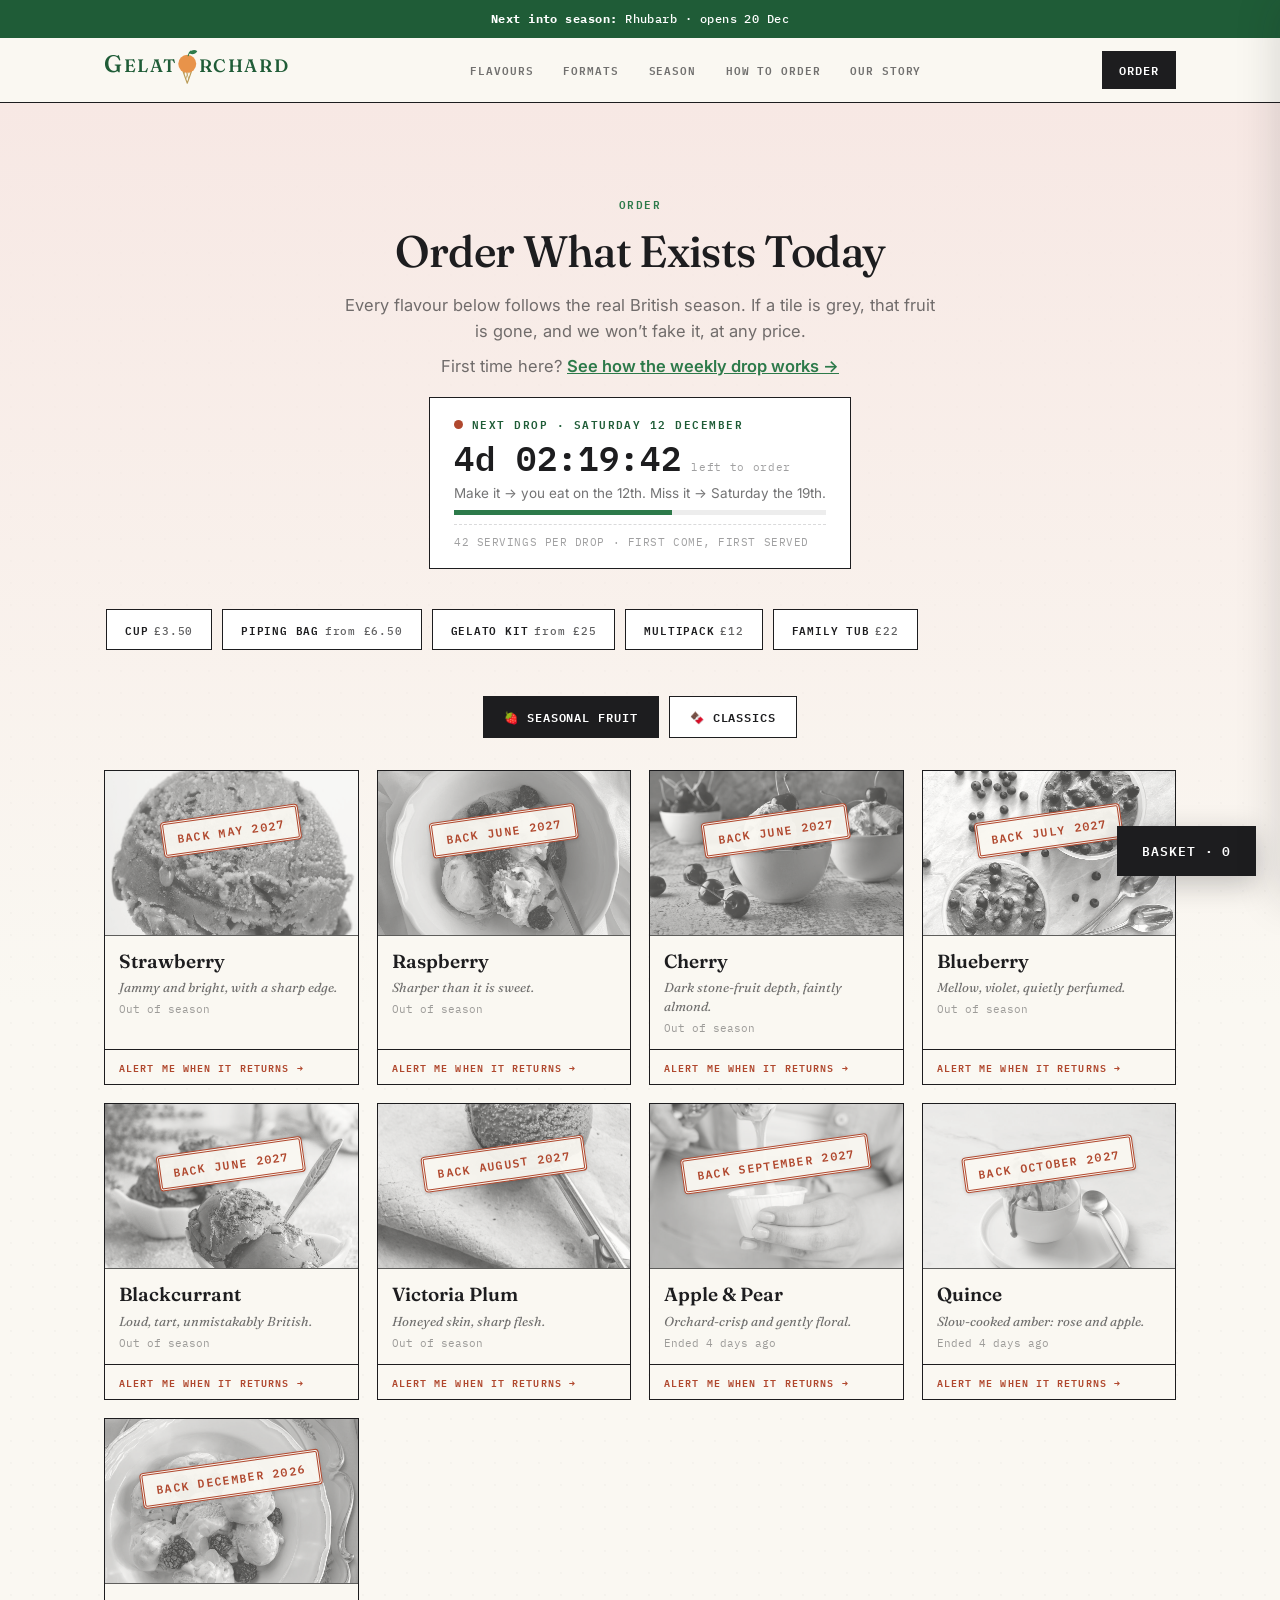
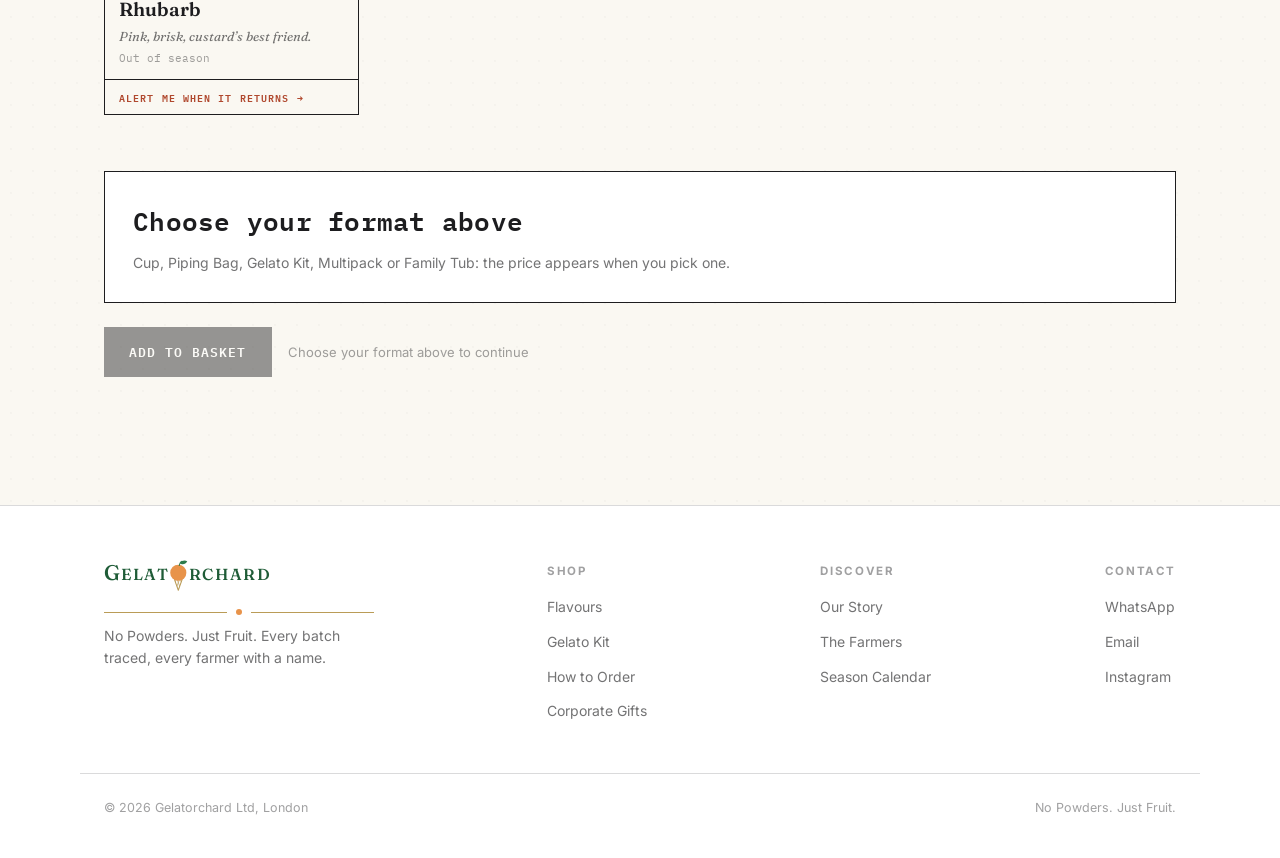
<file: order.html>
<!DOCTYPE html>
<html lang="en-GB">
<head>
<meta charset="UTF-8">
<meta name="viewport" content="width=device-width, initial-scale=1.0">
<meta name="color-scheme" content="only light">
<title>Order | Gelatorchard</title>
<meta name="description" content="Choose a format, pick your flavours and trace every batch back to its farm. Gelato Kit sized for 2–6 people, from £25 delivered (Canary Wharf, Poplar & South Quay).">
<!-- Open Graph (Lista A.4) — og:image: foto hero stock, vedi FAKE-DATA.md -->
<link rel="canonical" href="https://chatgptmarco.github.io/gelatorchard-site/order.html">
<meta property="og:type" content="website">
<meta property="og:site_name" content="Gelatorchard">
<meta property="og:locale" content="en_GB">
<meta property="og:title" content="Order | Gelatorchard">
<meta property="og:description" content="Choose a format, pick your flavours and trace every batch back to its farm. Gelato Kit sized for 2–6 people, from £25 delivered (Canary Wharf, Poplar & South Quay).">
<meta property="og:url" content="https://chatgptmarco.github.io/gelatorchard-site/order.html">
<meta property="og:image" content="https://chatgptmarco.github.io/gelatorchard-site/assets/hero-gelato.jpg">
<meta name="twitter:card" content="summary_large_image">
<!-- Dati strutturati (rifinitura 13): solo fatti veri, MAI rating finti -->
<script type="application/ld+json">
{
  "@context": "https://schema.org",
  "@type": "Product",
  "name": "Gelato Kit",
  "brand": { "@type": "Brand", "name": "Gelatorchard" },
  "description": "1kg of fresh-fruit gelato: two 500g piping bags (two flavours of your choice), wafer cones, kraft cups, wooden spoons and an insulated dry-ice box. Three ingredients: fruit, cane sugar, water.",
  "url": "https://chatgptmarco.github.io/gelatorchard-site/order.html",
  "offers": {
    "@type": "AggregateOffer",
    "lowPrice": "25.00",
    "highPrice": "50.00",
    "priceCurrency": "GBP",
    "availability": "https://schema.org/PreOrder"
  }
}
</script>
<link rel="preconnect" href="https://fonts.googleapis.com">
<link rel="preconnect" href="https://fonts.gstatic.com" crossorigin>
<link href="https://fonts.googleapis.com/css2?family=Fraunces:opsz,wght@9..144,300..600&family=IBM+Plex+Mono:wght@400;500;600&family=Inter:wght@400;500;600;700&display=swap" rel="stylesheet">
<link rel="stylesheet" href="style.css?v=r25">
</head>
<body>

<header id="site-nav"></header>

<main>

  <!-- ============ CATALOGUE ============ -->
  <section id="view-catalog">
    <div class="container">
      <div class="sec-head reveal">
        <span class="eyebrow">Order</span>
        <h1 class="h2">Order What Exists Today</h1>
        <p class="sec-sub">Every flavour below follows the real British season. If a tile is grey, that fruit is gone, and we won’t fake it, at any price.</p>
        <p class="sec-sub" style="margin-top:8px">First time here? <a href="how-to-order.html" data-track="order_to_howto" style="color:var(--green);font-weight:600">See how the weekly drop works →</a></p>
        <!-- Stato drop (opzione B): si ordina sempre, la pillola dice in quale
             drop finisce l'ordine. Riempita da howto.js via G.orderWindow. -->
        <div class="drop-status" data-drop-status></div>
      </div>

      <!-- 3.2 Format tabs (Gelato Kit active by default) -->
      <div class="fmt-tabs" id="op-tabs" role="tablist"></div>

      <!-- 3.3 FlavorPicker (shared component, dynamic max) -->
      <div id="op-picker"></div>

      <!-- 3.4 Batch / classic tickets for selected flavours -->
      <div class="tickets" id="op-tickets"></div>

      <!-- 3.5 Price block (value stack for the Kit) -->
      <div id="op-price"></div>

      <!-- 3.6 Add to basket + scarcity -->
      <div class="op-cta-row">
        <button class="pill pill-dark" id="op-add"></button>
        <span class="cta-hint" id="op-hint"></span>
      </div>
      <div id="op-scarcity"></div>
    </div>
  </section>

  <!-- ============ CHECKOUT STEP A — confirm order (3.8, deliberate friction) ============ -->
  <section id="view-confirm" hidden>
    <div class="container checkout-view">
      <span class="eyebrow">Checkout · Step 1 of 2</span>
      <h1 class="h2">Read it back before you pay</h1>
      <div class="checkout-card" style="margin-top:24px">
        <ul class="check-list" id="cf-list"></ul>
        <p style="font-size:16px;font-weight:600;margin-top:8px">Is this what you want?</p>
        <div class="step-ctas">
          <button class="pill pill-dark" id="cf-yes">Yes, continue</button>
          <button class="pill pill-ghost" id="cf-edit">Edit order</button>
        </div>
      </div>
    </div>
  </section>

  <!-- CRO (8 ago sera, ok founder): l'interstitial manifesto NON esiste
       più nel checkout — rinforza DOPO l'acquisto, dentro view-done. -->

  <!-- ============ DETAILS + PAYMENT (3.8 email / 3.9) ============ -->
  <section id="view-payment" hidden>
    <div class="container checkout-view">
      <span class="eyebrow">Checkout · Step 2 of 2</span>
      <h1 class="h2">Last step: where the story (and the gelato) goes</h1>
      <div class="checkout-card" style="margin-top:24px">
        <label class="field-label" for="pay-email">Your email (for order updates + the next flavour)</label>
        <p class="field-note" style="margin:0 0 10px">You'll receive:</p>
        <ul class="check-list" style="margin:0 0 14px">
          <li>Real-time delivery tracking</li>
          <li>Meet the next farmer (Monday morning)</li>
          <li>A review request on Friday evening. Marco reads every comment</li>
        </ul>
        <input class="field-input" type="email" id="pay-email" placeholder="you@example.co.uk" autocomplete="email">
        <p class="field-note" id="pay-email-err" style="color:var(--stamp);display:none">Please enter a valid email address.</p>

        <div id="pay-gift" hidden style="margin-top:22px">
          <label class="field-label" for="gift-msg">Gift message (optional)</label>
          <textarea class="field-input" id="gift-msg" placeholder="Is this Kit a present? We'll add your message to the box."></textarea>
        </div>

        <div class="notice ice" id="pay-ice" hidden>📦 Delivered with dry ice. Handle with care and keep the box in a ventilated space.</div>

        <div class="notice preview">Pre-launch preview: live payments (Stripe, Apple&nbsp;Pay, Google&nbsp;Pay) switch on at the September launch. No payment is taken today.</div>
        <div class="paybtns" aria-hidden="true">
          <span class="paybtn apple"> Pay</span>
          <span class="paybtn">G&nbsp;Pay</span>
          <span class="paybtn">Card via Stripe</span>
        </div>
        <div class="step-ctas">
          <button class="pill pill-dark" id="pay-go"></button>
          <button class="pill pill-ghost" id="pay-back">Back</button>
        </div>
      </div>
    </div>
  </section>

  <!-- ============ ORDER CONFIRMED (3.10) ============ -->
  <section id="view-done" hidden>
    <div class="container checkout-view">
      <span class="eyebrow">Thank you</span>
      <h1 class="h2" id="done-title">Order confirmed</h1>
      <div class="checkout-card" style="margin-top:24px">
        <div class="notice preview" style="margin:0 0 18px">Preview mode: no payment was taken and no real order was placed. Live orders open at the September launch.</div>
        <!-- Cattura intenti pre-lancio (8 ago sera): l'email del checkout
             entra nella Seasonal Alert List coi frutti dell'ordine
             (subscribeAlerts). Al live: riga rimossa insieme al notice. -->
        <p id="done-launch" style="font-size:15px;font-weight:600">Your flavours and email are saved: you’re first in line when live orders open in September.</p>
        <p id="done-sub" style="font-size:16px;margin-top:14px"></p>
        <p style="font-weight:600;margin-top:18px">What happens now:</p>
        <ol class="done-steps">
          <li>You'll receive a confirmation email in the next few minutes</li>
          <li>Monday morning: we introduce you to the next farmer</li>
          <li>On arrival: scan the QR on the piping bag and read the full story</li>
          <li>After tasting: leave us a review. Marco replies within 24 hours</li>
        </ol>
        <!-- Manifesto post-acquisto (ex Step B del checkout, spostato qui
             l'8 ago sera con ok del founder): rinforza, non frena -->
        <p style="font-weight:600;margin-top:24px">Know what you’re buying, and what you’re refusing</p>
        <div class="manifesto" style="margin-top:6px">
          <p class="no-line">This is <strong>NOT</strong> supermarket ice cream.</p>
          <p class="no-line">This is <strong>NOT</strong> made from powders.</p>
          <p class="no-line">This is <strong>NOT</strong> months old.</p>
          <p class="yes-line" style="margin-top:14px">This <strong>IS</strong> London's most traceable gelato.</p>
          <p class="yes-line">This <strong>IS</strong> fruit frozen at peak ripeness.</p>
          <p class="yes-line">This <strong>IS</strong> the real name of the farmer who grew it.</p>
        </div>
        <div class="step-ctas">
          <a class="pill pill-dark" href="index.html">Back to home</a>
          <a class="pill pill-ghost" href="app.html">Join the Seasonal Alert List →</a>
        </div>
      </div>
    </div>
  </section>

</main>

<!-- ============ BASKET DRAWER (3.7) ============ -->
<button class="pill pill-dark basket-fab" id="basket-fab" hidden>Basket · <span id="fab-count">0</span></button>
<div class="drawer-overlay" id="drawer-overlay"></div>
<aside class="drawer" id="basket-drawer" aria-label="Basket">
  <div class="drawer-head">
    <h3>Your Basket</h3>
    <button class="drawer-close" id="drawer-close" aria-label="Close basket">✕</button>
  </div>
  <div class="drawer-body">
    <!-- Solo delivery (founder, 8 ago 2026): giro del sabato su E14 -->
    <p class="field-note" style="margin-bottom:6px">Saturday delivery to Canary Wharf, Poplar &amp; South Quay (E14) · included in the price</p>
    <div id="basket-items"></div>
  </div>
  <div class="drawer-foot">
    <div class="tot-row"><span>Subtotal</span><span id="tot-sub">£0.00</span></div>
    <div class="tot-row"><span>Delivery</span><span id="tot-del">Included · Saturday round, E14</span></div>
    <div class="tot-row grand"><span>Total</span><span id="tot-grand">£0.00</span></div>
    <button class="pill pill-dark" id="go-checkout">Go to Checkout</button>
  </div>
</aside>

<footer id="site-footer"></footer>
<script src="flavors.js?v=r25"></script>
<script src="analytics.js?v=r25"></script>
<script src="backend.js?v=r25"></script>
<script src="order.js?v=r25"></script>
<script src="howto.js?v=r25"></script>
<script src="motion.js?v=r25"></script>
<script src="site.js?v=r25"></script>
</body>
</html>
</file>
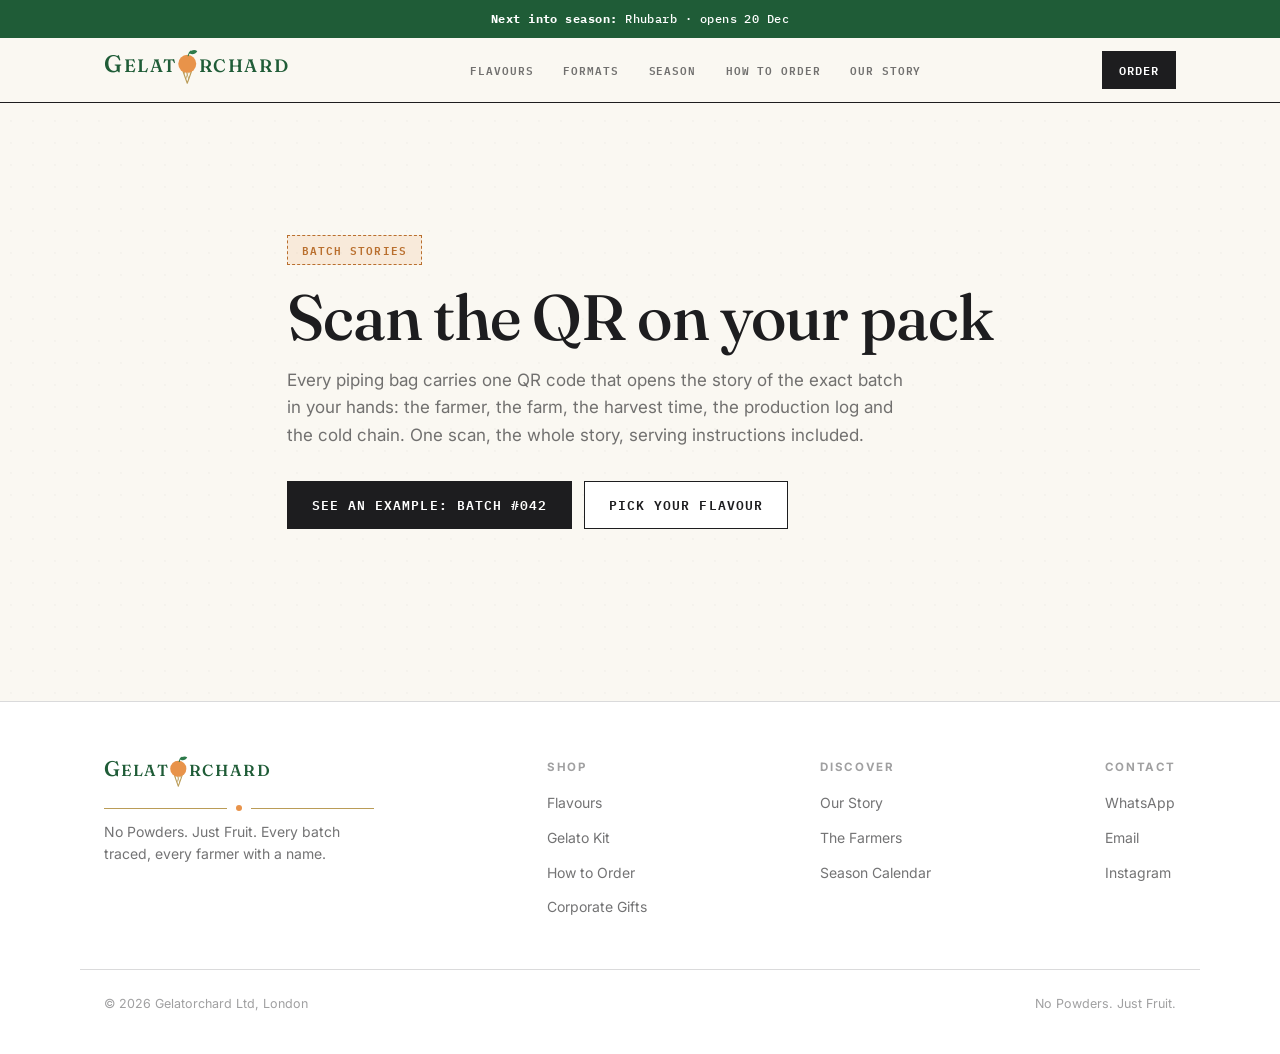
<file: story.html>
<!DOCTYPE html>
<html lang="en-GB">
<head>
<meta charset="UTF-8">
<meta name="viewport" content="width=device-width, initial-scale=1.0">
<meta name="color-scheme" content="only light">
<title>Your Batch Story | Gelatorchard</title>
<meta name="description" content="Scan the QR on your pack: the farmer, the farm, the harvest time and the production log of the exact batch in your hands.">
<!-- Open Graph (Lista A.4) — statico: i crawler non eseguono JS, quindi
     vale per ogni ?batch=/?flavour=. og:image: foto hero stock, FAKE-DATA.md -->
<link rel="canonical" href="https://chatgptmarco.github.io/gelatorchard-site/story.html">
<meta property="og:type" content="website">
<meta property="og:site_name" content="Gelatorchard">
<meta property="og:locale" content="en_GB">
<meta property="og:title" content="Your Batch Story | Gelatorchard">
<meta property="og:description" content="Scan the QR on your pack: the farmer, the farm, the harvest time and the production log of the exact batch in your hands.">
<meta property="og:url" content="https://chatgptmarco.github.io/gelatorchard-site/story.html">
<meta property="og:image" content="https://chatgptmarco.github.io/gelatorchard-site/assets/hero-gelato.jpg">
<meta name="twitter:card" content="summary_large_image">
<link rel="preconnect" href="https://fonts.googleapis.com">
<link rel="preconnect" href="https://fonts.gstatic.com" crossorigin>
<link href="https://fonts.googleapis.com/css2?family=Fraunces:opsz,wght@9..144,300..600&family=IBM+Plex+Mono:wght@400;500;600&family=Inter:wght@400;500;600;700&display=swap" rel="stylesheet">
<link rel="stylesheet" href="style.css?v=r25">
</head>
<body>

<header id="site-nav"></header>

<!-- Route dinamica: story.html?batch=042 oppure ?flavour=strawberry.
     Il contenuto è renderizzato da story.js leggendo Gelatorchard.BATCHES
     (registro JSON provvisorio, al lancio alimentato dal CMS Notion). -->
<main id="story-root"></main>

<footer id="site-footer"></footer>
<script src="flavors.js?v=r25"></script>
<script src="analytics.js?v=r25"></script>
<script src="backend.js?v=r25"></script>
<script src="story.js?v=r25"></script>
<script src="photos.js?v=r25"></script>
<script src="motion.js?v=r25"></script>
<script src="site.js?v=r25"></script>
</body>
</html>
</file>
<file: style.css>
/* ============================================================
   GELATORCHARD — Design System "Apple Minimal, Natural Light"
   Capitolo 1 · Token e componenti globali
   ============================================================ */
:root{
  /* SITO LIGHT-ONLY (fix founder 14 ago 2026): senza questa
     dichiarazione (qui + meta color-scheme in ogni <head>) il dark
     mode forzato di Chrome/Samsung su Android inverte la carta e
     ammazza foto e tinte calde. Mai rimuovere. */
  color-scheme: only light;
  /* MIGRAZIONE "IL REGISTRO" — Tappa 1 (8 ago 2026): carta più calda,
     radius netti, bordi ink, monospace per i dati. Riferimento visivo
     vincolante: demo-registro.html. Copy congelato: qui solo pelle. */
  --bg:#FAF8F2;
  --surface:#FFFFFF;
  --ink:#1D1D1F;
  --ink-soft:rgba(29,29,31,.62);
  --ink-faint:rgba(29,29,31,.42);
  /* REGOLA ACCENTI (8 ago 2026): VERDE = azione e stato (CTA, link,
     barre, focus, eyebrow di sezione) · ARANCIO = identità e calore
     (logo, kicker del manifesto, strong delle righe IS, stelle) ·
     STAMP (ruggine) = urgenza e scarsità (timbri, countdown hot,
     callout FOMO). Eccezione ammessa: scale semaforiche data-viz
     (es. .season-fill verde→arancio→ruggine). Non mischiare i ruoli. */
  --green:#2D7A4A;
  --green-deep:#1F5C37;
  --orange:#E8934A;
  --stamp:#B0482E;
  /* GELATO-FIRST (8 ago 2026): tinte CALDE dei gelati (rosa/crema/
     pistacchio/viola) per fondi e accenti di sezione — derivate dalle
     .sw-* schiarite verso la carta #FAF8F2. Variante calda del
     Registro: "documento con dentro il gelato", mai bolletta. */
  --warm-pink:#F7E8E4;
  --warm-cream:#F6EFE0;
  --warm-pistachio:#EEF1E1;
  --warm-plum:#F0EAF2;
  /* Oro del logo v2 (design founder 14 ago 2026): SOLO per il lockup
     (cono waffle, filetti del brand-rule). Non è un accento di UI. */
  --gold:#BA9C57;
  --line:rgba(29,29,31,.16);
  --shadow:5px 5px 0 rgba(29,29,31,.08); /* ombra "a piastra" da modulo stampato */
  --radius:0px; /* registro: angoli netti, niente card arrotondate */
  --serif:'Fraunces', Georgia, serif;
  --sans:'Inter', system-ui, -apple-system, sans-serif;
  --mono:'IBM Plex Mono', ui-monospace, Menlo, Consolas, monospace; /* SOLO per i dati */
  /* Motion (Cap. 9.4): curva e durate standard per TUTTE le transizioni */
  --ease-apple:cubic-bezier(.16,1,.3,1);
  --dur-fast:.4s;
  --dur-med:1.1s;
  --dur-slow:1.3s;
}
*{margin:0;padding:0;box-sizing:border-box}
html{scroll-behavior:smooth}
body{background:var(--bg);color:var(--ink);font-family:var(--sans);line-height:1.6;-webkit-font-smoothing:antialiased;font-size:16px;
     /* trama millimetrata della carta (dalla demo registro) */
     background-image:radial-gradient(rgba(29,29,31,.025) 1px,transparent 1px);background-size:22px 22px}
h1,h2,h3,.serif{font-family:var(--serif);font-optical-sizing:auto;font-weight:500;letter-spacing:-.015em}
img{max-width:100%;display:block}
a{color:inherit}

/* ---------- Layout ---------- */
.container{max-width:1120px;margin:0 auto;padding:0 24px}
section{padding:88px 0}
/* Registro Tappa 3: le etichette di sezione parlano la lingua del modulo */
.eyebrow{display:inline-block;font-family:var(--mono);font-size:10.5px;letter-spacing:.14em;text-transform:uppercase;font-weight:600;color:var(--green);margin-bottom:14px}
.h1{font-size:clamp(38px,6vw,64px);line-height:1.06}
.h2{font-size:clamp(28px,4vw,44px);line-height:1.12}
.sub{color:var(--ink-soft);font-size:17px;max-width:56ch;margin-top:16px}
.caption{color:var(--ink-faint);font-size:13px}

/* ---------- Bottoni (da modulo — registro, Tappa 1) ----------
   La classe resta .pill per non toccare i markup: la pelle è quella
   del bottone .fa-btn della demo (mono uppercase, angoli netti,
   bordo pieno, niente scale al hover). */
.pill{display:inline-flex;align-items:center;justify-content:center;gap:8px;border-radius:0;padding:13px 24px;font-family:var(--mono);font-weight:600;font-size:13px;letter-spacing:.08em;text-transform:uppercase;text-decoration:none;cursor:pointer;border:1.5px solid var(--ink);transition:background .15s ease,color .15s ease,border-color .15s ease}
.pill:hover{background:rgba(29,29,31,.05)}
.pill-dark{background:var(--ink);color:#fff;border-color:var(--ink)}
.pill-dark:hover{background:#000;border-color:#000}
.pill-green{background:var(--green);color:#fff;border-color:var(--green-deep)}
.pill-green:hover{background:var(--green-deep)}
.pill-ghost{background:var(--surface);color:var(--ink);border-color:var(--ink)}
.pill-sm{padding:9px 16px;font-size:11.5px}

/* ---------- Card (scheda da schedario: bordo ink, niente radius) ---------- */
.card{background:var(--surface);border:1.5px solid var(--ink);border-radius:var(--radius);box-shadow:none;padding:28px}
.card.featured{border:2px solid var(--green)}

/* ---------- Nav (carta intestata: fondo carta pieno, riga ink) ---------- */
.nav{position:sticky;top:0;z-index:60;background:var(--bg);border-bottom:1.5px solid var(--ink)}
.nav-inner{max-width:1120px;margin:0 auto;padding:0 24px;height:64px;display:flex;align-items:center;justify-content:space-between;gap:16px}
/* Logo lockup: GELAT + mark (arancia/foglia/cono come "O") + RCHARD */
/* Lockup v2 (design founder 14 ago 2026): maiuscoletto serif verde —
   la prima lettera di GELAT e RCHARD è più grande (::first-letter),
   spaziatura generosa come nella bozza. Distanze lettera↔arancia
   invariate: l'arancia È la O della parola. */
.brand{display:inline-flex;align-items:baseline;text-decoration:none;line-height:1}
.brand-word{display:inline-block;font-family:var(--serif);font-size:18px;font-weight:540;letter-spacing:.09em;color:var(--green-deep)}
/* Solo la G è l'iniziale grande: la maiuscola di "Orchard" è l'ARANCIA
   stessa, quindi la R resta piccola come le altre (fix founder). */
.brand-word:first-of-type::first-letter{font-size:1.32em}
/* Allineamento da O (fix founder): il FONDO dell'arancia poggia sulla
   baseline del testo (+0.7px di overshoot ottico, come una vera O
   tonda); il cono può scendere sotto, non disturba. */
.logo-o{width:19.5px;height:36.8px;margin:0 1px;transform:translateY(-3px);flex-shrink:0;align-self:center}
.footer .brand .brand-word{font-size:16px}
.footer .brand .logo-o{width:17.5px;height:33px;transform:translateY(-2.5px)}
/* Filetto oro con punto arancio sotto il marchio (solo footer: la nav
   non ha l'altezza per il lockup completo) */
.brand-rule{display:flex;align-items:center;gap:9px;max-width:280px;margin:14px 0 10px}
.brand-rule span{flex:1;height:1px;background:var(--gold)}
.brand-rule i{width:6px;height:6px;border-radius:50%;background:var(--orange);flex-shrink:0}
.nav-links{display:flex;gap:6px;list-style:none}
.nav-links a{display:block;padding:8px 12px;border-radius:0;font-family:var(--mono);font-size:11px;font-weight:600;letter-spacing:.08em;text-transform:uppercase;color:var(--ink-soft);text-decoration:none;transition:background .15s,color .15s}
.nav-links a:hover{color:var(--ink);background:rgba(29,29,31,.05)}
.nav-links a.active{color:var(--green-deep);background:rgba(45,122,74,.1)}
@media(max-width:760px){.nav-links{display:none}}
/* --- Hamburger + menu mobile (8 ago 2026): sotto i 760px i link
   centrali spariscono, il menu vive qui --- */
.nav-right{display:flex;align-items:center;gap:8px}
.nav-burger{display:none;flex-direction:column;justify-content:center;align-items:center;gap:5px;width:42px;height:42px;border:none;background:transparent;cursor:pointer;border-radius:12px}
.nav-burger span{display:block;width:20px;height:2px;border-radius:2px;background:var(--ink);transition:transform .25s var(--ease-apple),opacity .2s ease}
.nav-burger.open span:nth-child(1){transform:translateY(7px) rotate(45deg)}
.nav-burger.open span:nth-child(2){opacity:0}
.nav-burger.open span:nth-child(3){transform:translateY(-7px) rotate(-45deg)}
@media(max-width:760px){.nav-burger{display:flex}}
.nav-mobile{border-top:1px solid var(--line);background:var(--bg)}
.nav-mobile ul{list-style:none;padding:8px 24px 14px}
.nav-mobile li a{display:block;padding:13px 0;font-family:var(--mono);font-size:13px;font-weight:600;letter-spacing:.07em;text-transform:uppercase;text-decoration:none;border-bottom:1px dashed var(--line)}
.nav-mobile li:last-child a{border-bottom:none}
@media(min-width:761px){.nav-mobile{display:none!important}}

/* ---------- Footer ---------- */
.footer{border-top:1px solid var(--line);padding:56px 0 40px;margin-top:40px;background:var(--surface)}
.footer-grid{max-width:1120px;margin:0 auto;padding:0 24px;display:flex;flex-wrap:wrap;gap:40px;justify-content:space-between}
.footer .tagline{color:var(--ink-soft);font-size:14px;margin-top:10px;max-width:30ch}
.footer h4{font-size:11.5px;letter-spacing:.14em;text-transform:uppercase;font-weight:700;color:var(--ink-faint);margin-bottom:14px}
.footer ul{list-style:none}
.footer li{margin-bottom:9px}
.footer a{text-decoration:none;color:var(--ink-soft);font-size:14px}
.footer a:hover{color:var(--ink)}
.footer-legal{max-width:1120px;margin:40px auto 0;padding:24px 24px 0;border-top:1px solid var(--line);display:flex;justify-content:space-between;flex-wrap:wrap;gap:10px;font-size:12.5px;color:var(--ink-faint)}
@media(max-width:760px){.footer-grid{display:grid;grid-template-columns:1fr 1fr}}

/* ---------- Flavor Picker → SCHEDARIO (Registro Tappa 2) ----------
   La tile è la specimen card della demo: scheda bianca bordata ink,
   foto con riga di separazione, nome in serif, dati in mono, casella
   di spunta da modulo, link come striscia in fondo alla scheda. */
.tile-grid{display:grid;grid-template-columns:repeat(auto-fill,minmax(230px,1fr));gap:18px}
.tile{position:relative;cursor:pointer;user-select:none;text-align:left;outline:none;background:var(--surface);border:1.5px solid var(--ink);display:flex;flex-direction:column;transition:transform .16s ease,box-shadow .16s ease}
.tile:hover{transform:translateY(-2px);box-shadow:4px 4px 0 rgba(29,29,31,.12)}
.tile:focus-visible{box-shadow:0 0 0 3px rgba(45,122,74,.45)}
.tile.selected{border-color:var(--green-deep)}
/* casella di spunta del modulo (✕ = selezionata, come in demo) */
.tile:not(.out)::before{content:"";position:absolute;top:8px;left:8px;z-index:2;width:22px;height:22px;background:#fff;border:1.5px solid var(--ink);font-family:var(--mono);font-weight:600;font-size:15px;line-height:19px;text-align:center;color:var(--green-deep)}
.tile.selected::before{content:"✕"}
/* Gelato-first 14 ago: fascia foto più generosa (120→165px), il
   gelato deve dominare la specimen card, non farci capolino */
.tile .swatch{height:165px;border-radius:0;border-bottom:1.5px solid var(--ink);position:relative;overflow:hidden}
.tile .swatch.has-photo{background-size:cover;background-position:center}
.tile .t-name{font-family:var(--serif);font-weight:600;font-size:19px;padding:10px 14px 2px}
.tile .t-meta{font-family:var(--mono);font-size:11px;color:var(--ink-soft);padding:2px 14px 12px;flex:1}
/* Fuori stagione: grigio, non selezionabile, timbro "Torna a ..." (auto via seasonStatus) */
.tile.out{cursor:default;background:var(--bg)}
.tile.out:hover{transform:none;box-shadow:none}
.tile.out .swatch{filter:grayscale(100%);opacity:.7}
.tile.out .t-meta{color:var(--ink-faint)}
.tile.out .t-link{color:var(--stamp)}
/* Timbro fuori stagione / sold out: figlio della .tile (NON della
   .swatch, che è in grayscale+opacity: dentro sparirebbe — fix founder
   8 ago 2026). Centrato sulla fascia foto (120px), inchiostro ruggine
   pieno su tassello carta, niente multiply: deve TIMBRARE, non velare. */
.stamp{position:absolute;top:60px;left:50%;transform:translate(-50%,-50%) rotate(-8deg);z-index:2;border:3px double var(--stamp);color:var(--stamp);background:rgba(250,248,242,.94);font-family:var(--mono);font-size:11.5px;font-weight:600;letter-spacing:.12em;text-transform:uppercase;padding:6px 12px;border-radius:4px;white-space:nowrap;box-shadow:0 1px 4px rgba(29,29,31,.18);pointer-events:none}
/* (.tile.soldout rimosso: classe morta del Cap. 3, sostituita da .sold) */
/* Terzo stato (spec 6 ago 2026): in stagione ma esaurito — grigio CALDO,
   distinto a colpo d'occhio dal grigio freddo "fuori stagione" (.out) */
.tile.sold{cursor:default}
.tile.sold .swatch{filter:none;opacity:1;background:linear-gradient(150deg,#C9C4BC,#A8A296)}
.tile.sold .t-meta{color:var(--ink-faint)}
.tile.sold .t-link{color:var(--green-deep)}
.tile.sold .t-link:hover{background:rgba(45,122,74,.08)}

/* Tab selector Frutta / Classici (linguette dello schedario) */
.flavor-tabs{display:flex;justify-content:center;gap:10px;margin:36px 0 32px}
.flavor-tab{border:1.5px solid var(--ink);background:var(--surface);color:var(--ink);border-radius:0;padding:10px 20px;font-family:var(--mono);font-size:11.5px;font-weight:600;letter-spacing:.08em;text-transform:uppercase;cursor:pointer;transition:background .15s,color .15s}
.flavor-tab:hover{background:rgba(29,29,31,.05)}
.flavor-tab.active{background:var(--ink);color:#fff;border-color:var(--ink)}

/* Riepilogo Gelato Kit */
.kit-summary{margin-top:32px;display:flex;align-items:center;justify-content:space-between;gap:20px;flex-wrap:wrap;text-align:left}
.kit-summary .ks-label{font-family:var(--mono);font-size:10.5px;letter-spacing:.12em;text-transform:uppercase;font-weight:600;color:var(--ink-faint)}
.kit-summary .ks-value{font-family:var(--serif);font-size:22px;margin-top:4px}
.kit-summary .ks-value.empty{color:var(--ink-faint);font-family:var(--sans);font-size:15px}

/* Swatch gradienti colore-vero (da sostituire con foto prodotto reali) */
.sw-strawberry{background:linear-gradient(150deg,#F4A6B4,#E8536B 55%,#C1304A)}
.sw-raspberry{background:linear-gradient(150deg,#C23D6B,#A32348 55%,#7A1A38)}
.sw-cherry{background:linear-gradient(150deg,#9C2A4C,#8B1E3F 55%,#5C1329)}
.sw-blueberry{background:linear-gradient(150deg,#4D3A6B,#3D2B56 55%,#241A38)}
.sw-blackcurrant{background:linear-gradient(150deg,#3A2B52,#2A1B3D 55%,#180F24)}
.sw-victoria-plum{background:linear-gradient(150deg,#B08FC9,#7C4F9E 55%,#5B3676)}
.sw-apple-pear{background:linear-gradient(150deg,#D6E3A3,#A9C46A 55%,#7E9E45)}
.sw-quince{background:linear-gradient(150deg,#F2D98B,#DBB44E 55%,#B8912F)}
.sw-rhubarb{background:linear-gradient(150deg,#F4A0A8,#E06A78 55%,#C94E62)}
.sw-chocolate{background:linear-gradient(150deg,#6B4630,#4A2E1E 55%,#2E1B10)}
.sw-pistachio{background:linear-gradient(150deg,#A8BE78,#8FA85E 55%,#6B8442)}
.sw-hazelnut{background:linear-gradient(150deg,#C79A5E,#B4824A 55%,#8A5E30)}
.sw-stracciatella{background:linear-gradient(150deg,#FBF6E9,#F5EFE0 55%,#EDE4CC)}
.sw-stracciatella::after{content:"";position:absolute;inset:0;border-radius:inherit;background-image:radial-gradient(rgba(46,27,16,.5) 2px,transparent 2.6px),radial-gradient(rgba(46,27,16,.35) 1.4px,transparent 2px);background-size:14px 14px,9px 9px;background-position:0 0,5px 6px}

/* ---------- Utility ---------- */
.reveal{opacity:0;transform:translateY(30px);transition:opacity var(--dur-med) var(--ease-apple),transform var(--dur-med) var(--ease-apple)}
.reveal.in{opacity:1;transform:none}
.reveal[data-dur="slow"]{transition-duration:var(--dur-slow),var(--dur-slow)}
.placeholder-hero{min-height:62vh;display:flex;align-items:center;text-align:left}
.badge-soon{display:inline-block;background:rgba(232,147,74,.14);color:#B96F2E;font-family:var(--mono);font-size:10.5px;font-weight:600;letter-spacing:.1em;text-transform:uppercase;padding:6px 14px;border-radius:0;border:1px dashed #B96F2E;margin-bottom:18px}
@media(prefers-reduced-motion:reduce){
  .reveal,.reveal-fade,.reveal-zoom,.reveal-lift,.reveal-rotate{opacity:1;transform:none;transition:none}
  .cascade-ready>*{opacity:1!important;transform:none!important;transition:none!important}
  .journey-line line{stroke-dashoffset:0!important}
  .cal-panel,.grid-out,.grid-anim{transition:none!important}
  .wheel-seg.now .seg-bg{animation:none}
  .pill:hover,.tile:hover,.tile:hover .swatch{transform:none}
  .hc-slide{transition:none;transform:none}
  .hc-dot{transition:none}
  .tile.pulse{animation:none}
  .kit-people.pulse{animation:none}
  .pill.pulse,.fmt-tab.pulse{animation:none}
}

/* ============================================================
   Capitolo 2 · Homepage
   ============================================================ */

/* --- Hero --- */
.hero{padding:96px 0 88px;text-align:center}
.hero .eyebrow{font-size:13px}
.hero .h1{max-width:800px;margin:0 auto}
.hero .h1 .green{color:var(--green)}
.hero-sub{font-size:19px;color:var(--ink-soft);max-width:520px;margin:22px auto 0}
.hero-ctas{display:flex;justify-content:center;gap:12px;flex-wrap:wrap;margin-top:32px}
/* clamp (fix founder 8 ago sera): su mobile 52vw = ~195px e i testi
   delle slide traboccavano dalla foto — il minimo 340px li contiene */
.hero-visual{margin:56px auto 0;max-width:920px;height:clamp(340px,52vw,420px);border-radius:0;position:relative;overflow:hidden;border:1.5px solid var(--ink);box-shadow:var(--shadow);background:linear-gradient(135deg,#F4A6B4 0%,#E8536B 45%,#C1304A 100%)}
.hv-overlay{position:absolute;left:0;right:0;bottom:0;padding:56px 24px 22px;background:linear-gradient(180deg,rgba(0,0,0,0),rgba(0,0,0,.68));color:#fff;display:flex;align-items:flex-end;justify-content:space-between;gap:16px;text-align:left;text-shadow:0 1px 2px rgba(0,0,0,.5)}
.hv-title{font-family:var(--serif);font-size:26px;font-weight:500;letter-spacing:-.01em}
.hv-sub{font-size:13.5px;opacity:.9;margin-top:2px}
.hv-badge{flex-shrink:0;background:rgba(255,255,255,.22);border:1px solid rgba(255,255,255,.35);backdrop-filter:blur(6px);-webkit-backdrop-filter:blur(6px);border-radius:100px;padding:7px 15px;font-size:12.5px;font-weight:600;white-space:nowrap}

/* --- Diario del Raccolto: carosello hero narrativo (spec 6 ago 2026) --- */
/* CRO hero flip (8 ago 2026): visual dentro la piega, hook a didascalia */
.hero-trust{font-size:13px;color:var(--ink-faint);margin-top:14px;text-align:center}
.hero .harvest-carousel{margin-top:34px}
.hero .hero-hook{margin-top:44px}
/* Frase hook: [N] calcolato live da home.js */
.hero-hook{margin-top:72px;text-align:center}
.hook-title{font-family:var(--serif);font-size:clamp(28px,3.4vw,34px);font-weight:600;color:var(--ink);line-height:1.22;letter-spacing:-.01em}
.hook-title .green{color:var(--green)}
.hook-sub{font-size:14px;color:var(--ink-soft);margin-top:10px}
.hero-hook+.harvest-carousel{margin-top:26px}
/* Il Viaggio: secondo carosello, subito sotto il Diario */
.journey-carousel{margin-top:20px}
.harvest-carousel{background:var(--ink)}
.hc-track{position:absolute;inset:0}
.hc-slide{position:absolute;inset:0;opacity:0;transform:scale(.98);transition:opacity .5s var(--ease-apple),transform .5s var(--ease-apple);cursor:pointer;pointer-events:none}
.hc-slide.active{opacity:1;transform:scale(1);pointer-events:auto}
/* Leggibilità slide (fix founder 8 ago sera): scrim più deciso e alto,
   testi a piena opacità con ombra — su foto chiare il bianco affogava */
.hc-overlay{position:absolute;left:0;right:0;bottom:0;z-index:2;padding:56px 22px 24px;background:linear-gradient(0deg,rgba(0,0,0,.76) 0%,rgba(0,0,0,.45) 55%,transparent 92%);color:#fff;text-align:left}
.hc-quote{font-family:var(--serif);font-size:clamp(16px,2.4vw,22px);font-style:italic;font-weight:500;line-height:1.4;max-width:44ch;margin-bottom:8px;text-shadow:0 1px 3px rgba(0,0,0,.6)}
/* Registro Tappa 2: la citazione resta serif (voce umana), i campi
   della slide (kicker, meta, scorta) diventano dati in mono */
.hc-meta{font-family:var(--mono);font-size:11.5px;letter-spacing:.03em;opacity:1;text-shadow:0 1px 2px rgba(0,0,0,.6)}
.hc-stock{font-family:var(--mono);font-size:11px;opacity:.92;font-style:normal;margin-top:5px;text-shadow:0 1px 2px rgba(0,0,0,.6)}
.hc-kicker{font-family:var(--mono);font-size:10px;letter-spacing:.14em;text-transform:uppercase;font-weight:600;opacity:1;margin-bottom:7px;text-shadow:0 1px 2px rgba(0,0,0,.6)}
/* Riga unica delle tappe del Viaggio: serif, dritta (non corsiva) */
.hc-line{font-family:var(--serif);font-size:clamp(17px,2.6vw,24px);font-weight:500;line-height:1.35;max-width:40ch;text-shadow:0 1px 3px rgba(0,0,0,.6)}
.hc-line+.hc-meta{margin-top:6px}
/* Il badge REC è stato rimosso (8 ago 2026): suggeriva "in diretta" */
/* Il Viaggio nella sua sezione (#journey), non più nell'hero */
#journey .hero-hook{margin-top:0}
/* Pillola stato drop dentro una sec-head (picker in home) */
.sec-head .drop-status{margin-top:18px}
.hc-arrow{position:absolute;top:50%;transform:translateY(-50%);z-index:5;width:38px;height:38px;border-radius:0;border:1.5px solid rgba(255,255,255,.55);background:rgba(0,0,0,.26);color:#fff;font-size:22px;line-height:1;cursor:pointer;display:flex;align-items:center;justify-content:center;padding-bottom:3px;transition:background .18s ease}
.hc-arrow:hover{background:rgba(0,0,0,.45)}
.hc-arrow.prev{left:14px}
.hc-arrow.next{right:14px}
.hc-dots{position:absolute;right:18px;bottom:15px;z-index:5;display:flex;gap:7px}
.hc-dot{width:7px;height:7px;border-radius:0;border:none;padding:0;background:rgba(255,255,255,.45);cursor:pointer;transition:background .25s ease,transform .25s ease}
.hc-dot.active{background:#fff;transform:scale(1.3)}
@media(max-width:560px){.hc-arrow{display:none}} /* su mobile si naviga a swipe */

/* Pulse sulla tile del picker (carosello + disponibilità allo scroll).
   Fix founder 9 ago: pulsa TUTTA la scheda, avanti e indietro (scale),
   non un alone sul bordo foto. tile-pulse (glow) resta per menu
   taglie, Add e tab formato. */
@keyframes tile-pulse{0%{box-shadow:0 0 0 0 rgba(45,122,74,0)}45%{box-shadow:0 0 0 8px rgba(45,122,74,.25)}100%{box-shadow:0 0 0 0 rgba(45,122,74,0)}}
@keyframes tile-breathe{0%{transform:scale(1)}50%{transform:scale(1.04)}100%{transform:scale(1)}}
.tile.pulse{animation:tile-breathe .7s ease-in-out 2;z-index:3}

/* --- Spec strip --- */
.spec-strip{background:var(--surface);border-top:1px solid var(--line);border-bottom:1px solid var(--line);padding:46px 0}
.spec-grid{display:grid;grid-template-columns:repeat(3,1fr);gap:24px;text-align:center}
.spec-num{font-family:var(--serif);font-size:44px;font-weight:500;line-height:1.1}
.spec-label{font-size:13.5px;color:var(--ink-soft);margin-top:6px}
@media(max-width:760px){.spec-grid{grid-template-columns:1fr;gap:30px}}

/* --- Intestazioni sezione centrate --- */
.sec-head{text-align:center}
.sec-sub{color:var(--ink-soft);font-size:16.5px;max-width:600px;margin:16px auto 0}

/* --- Farm → Freezer journey --- */
.journey-grid{display:grid;grid-template-columns:repeat(4,1fr);gap:28px;margin-top:52px}
.j-num{display:flex;align-items:center;justify-content:center;width:38px;height:38px;border-radius:50%;background:var(--ink);color:#fff;font-weight:700;font-size:15px;margin-bottom:14px}
.j-step h3{font-size:18px;margin-bottom:6px}
.j-step p{font-size:14px;color:var(--ink-soft)}
@media(max-width:760px){.journey-grid{grid-template-columns:1fr;gap:32px}}

/* --- Formati → listino tariffario (Registro Tappa 2): voce di
   listino con tag da modulo e prezzo in mono sopra riga tratteggiata --- */
/* 5 voci di listino (8 ago sera): auto-fit, su desktop stanno in fila */
.formats-grid{display:grid;grid-template-columns:repeat(auto-fit,minmax(190px,1fr));gap:20px;margin-top:52px;align-items:stretch}
.fmt{display:flex;flex-direction:column;gap:10px;text-align:left}
.fmt-tag{align-self:flex-start;font-family:var(--mono);font-size:10px;letter-spacing:.12em;text-transform:uppercase;font-weight:600;color:var(--ink-soft);background:none;border:1px dashed var(--ink-soft);border-radius:0;padding:4px 10px}
.fmt.featured .fmt-tag{color:#fff;background:var(--green);border:1px solid var(--green-deep)}
.fmt h3{font-size:24px}
.fmt p{font-size:14.5px;color:var(--ink-soft);flex-grow:1}
.fmt-price{font-family:var(--mono);font-size:15px;font-weight:600;letter-spacing:.02em;border-top:1px dashed var(--line);padding-top:12px}
.fmt .pill{align-self:flex-start}
@media(max-width:860px){.formats-grid{grid-template-columns:1fr}}

/* --- Calendar teaser --- */
.cal-teaser{display:flex;align-items:center;gap:28px;flex-wrap:wrap;padding:34px 36px}
.season-badge{flex-shrink:0;width:88px;height:88px;border-radius:50%;background:radial-gradient(circle at 32% 28%, #3E9A61, var(--green) 55%, var(--green-deep));color:#fff;display:flex;flex-direction:column;align-items:center;justify-content:center;text-align:center;box-shadow:inset 0 -3px 8px rgba(0,0,0,.2)}
.season-badge .sb-month{font-family:var(--serif);font-size:24px;font-weight:600;letter-spacing:.04em;line-height:1}
.season-badge .sb-state{font-size:8.5px;letter-spacing:.05em;text-transform:uppercase;font-weight:700;opacity:.9;margin-top:4px;padding:0 8px;line-height:1.3}
.cal-text{flex:1;min-width:240px}
.cal-text h3{font-size:24px;margin-bottom:6px}
.cal-text p{font-size:14.5px;color:var(--ink-soft)}

/* --- Unboxing --- */
.unbox-visual{border-radius:0;border:1.5px solid var(--ink);overflow:hidden;position:relative;height:clamp(360px,58vw,460px);box-shadow:var(--shadow);background:linear-gradient(135deg,#E9E4DB,#D8D1C4)}
.unbox-placeholder{position:absolute;top:50%;left:50%;transform:translate(-50%,-50%);font-size:13px;font-weight:700;letter-spacing:.12em;text-transform:uppercase;color:var(--ink-faint);border:2px dashed rgba(29,29,31,.25);border-radius:12px;padding:14px 22px;text-align:center}
.unbox-visual .hv-title{font-size:28px}
.unbox-visual .hv-sub{max-width:52ch}

/* --- Testimonianze --- */
.quotes-grid{display:grid;grid-template-columns:repeat(4,1fr);gap:20px;margin-top:52px}
.quote-card{background:var(--surface);border:1px solid var(--line);border-radius:var(--radius);box-shadow:var(--shadow);padding:24px;text-align:left}
.quote-card .stars{color:var(--orange);font-size:14px;letter-spacing:2px}
.quote-card blockquote{font-size:15px;margin:12px 0 14px}
.quote-card cite{font-style:normal;font-size:12.5px;color:var(--ink-faint)}
@media(max-width:900px){.quotes-grid{grid-template-columns:repeat(2,1fr)}}
@media(max-width:560px){.quotes-grid{grid-template-columns:1fr}}
.quotes-note{text-align:center;font-size:12.5px;color:var(--ink-faint);margin-top:28px}

/* --- CTA band --- */
.cta-band{border-radius:0;background:linear-gradient(135deg,var(--green-deep),var(--green));color:#fff;text-align:center;padding:72px 32px}
.cta-band h2{color:#fff;font-size:clamp(28px,4vw,44px);line-height:1.12}
.cta-band p{opacity:.92;margin-top:14px;font-size:16.5px}
.cta-band .ctas{display:flex;justify-content:center;gap:12px;flex-wrap:wrap;margin-top:30px}
.pill-white{background:#fff;color:var(--green-deep);border-color:#fff}
.pill-white:hover{background:#fff}
.pill-ghost-light{background:transparent;color:#fff;border-color:rgba(255,255,255,.6)}
.pill-ghost-light:hover{background:rgba(255,255,255,.12)}

/* ============================================================
   Capitolo 3 · /order — catalogo, basket, checkout
   ============================================================ */

/* --- Tab formato (scroll orizzontale su mobile) --- */
.fmt-tabs{display:flex;gap:10px;overflow-x:auto;padding:4px 2px 10px;margin-top:36px;-webkit-overflow-scrolling:touch;scrollbar-width:none}
.fmt-tabs::-webkit-scrollbar{display:none}
/* Registro Tappa 3: tab formato = linguette del listino (come flavor-tab) */
.fmt-tab{flex-shrink:0;border:1.5px solid var(--ink);background:var(--surface);color:var(--ink);border-radius:0;padding:10px 18px;font-family:var(--mono);font-size:11px;font-weight:600;letter-spacing:.07em;text-transform:uppercase;cursor:pointer;white-space:nowrap;transition:background .15s,color .15s}
.fmt-tab:hover{background:rgba(29,29,31,.05)}
.fmt-tab.active{background:var(--ink);color:#fff;border-color:var(--ink)}
.fmt-tab .ft-price{font-weight:500;opacity:.7;margin-left:6px;font-size:10.5px;text-transform:none}

/* --- Ticket batch / classico --- */
/* Registro Tappa 3: il ticket batch è una riga di registro */
.tickets{display:grid;gap:12px;margin-top:28px}
.ticket{display:flex;align-items:flex-start;gap:16px;background:var(--surface);border:1px dashed var(--ink-soft);border-radius:0;padding:18px 20px;text-align:left}
.ticket .tk-dot{flex-shrink:0;width:44px;height:44px;border-radius:0;border:1.5px solid var(--ink);position:relative;overflow:hidden}
.ticket .tk-title{font-family:var(--mono);font-weight:600;font-size:11px;letter-spacing:.1em;text-transform:uppercase}
.ticket .tk-farm{font-size:14px;margin-top:2px}
.ticket .tk-dates{font-family:var(--mono);font-size:11px;color:var(--ink-soft);margin-top:2px}
.ticket .tk-link{display:inline-block;font-family:var(--mono);font-size:10.5px;font-weight:600;letter-spacing:.1em;text-transform:uppercase;color:var(--green-deep);text-decoration:none;margin-top:6px}
.ticket .tk-link:hover{text-decoration:underline}

/* --- Blocco prezzo / value stack --- */
.price-block{background:var(--surface);border:1.5px solid var(--ink);border-radius:var(--radius);box-shadow:none;padding:28px;margin-top:28px;text-align:left}
.price-line{font-family:var(--mono);font-size:26px;font-weight:600;letter-spacing:.01em}
.price-anchor{font-size:14px;color:var(--ink-soft);margin-top:10px}
.price-anchor strong{color:var(--ink)}
.value-stack{list-style:none;margin-top:16px;border-top:1px solid var(--line);padding-top:16px}
.value-stack li{font-size:14.5px;padding:4px 0 4px 26px;position:relative}
.value-stack li::before{content:"✓";position:absolute;left:0;color:var(--green);font-weight:700}

/* --- CTA + scarcity --- */
.op-cta-row{margin-top:24px;display:flex;align-items:center;gap:16px;flex-wrap:wrap}
.pill[disabled],.pill.disabled{opacity:.45;cursor:not-allowed;pointer-events:none}
.cta-hint{font-size:13px;color:var(--ink-faint)}
.scarcity{font-size:13.5px;color:#B96F2E;margin-top:14px}

/* Atterraggio goto=size / CTA dock: la sezione parte dall'inizio,
   "Who's it for?" (o i ticket gusti, fuori dal Kit) subito sotto
   nav sticky + barra scarsità */
#op-price,#op-tickets,#op-tabs{scroll-margin-top:calc(var(--sb-h,38px) + 76px)}
/* pulse su Add to Basket / tab formato per gli atterraggi guidati */
.pill.pulse,.fmt-tab.pulse{animation:tile-pulse .75s ease-out 2}

/* --- Basket drawer --- */
.basket-fab{position:fixed;right:24px;bottom:24px;z-index:65;box-shadow:0 8px 28px rgba(29,29,31,.25)}
/* col dock aperto il Basket si alza sopra di lui (solo mobile) */
@media(max-width:760px){
  .gc-dock-on .basket-fab{bottom:calc(158px + env(safe-area-inset-bottom,0px))}
}
.drawer-overlay{position:fixed;inset:0;background:rgba(29,29,31,.35);z-index:85;opacity:0;pointer-events:none;transition:opacity .25s}
.drawer-overlay.open{opacity:1;pointer-events:auto}
.drawer{position:fixed;top:0;right:0;bottom:0;width:min(430px,100vw);background:var(--bg);z-index:90;transform:translateX(102%);transition:transform .3s cubic-bezier(.16,1,.3,1);display:flex;flex-direction:column;box-shadow:-12px 0 40px rgba(29,29,31,.15)}
.drawer.open{transform:none}
.drawer-head{display:flex;align-items:center;justify-content:space-between;padding:20px 24px;border-bottom:1px solid var(--line)}
.drawer-head h3{font-size:20px}
.drawer-close{background:none;border:none;font-size:22px;cursor:pointer;color:var(--ink-soft);line-height:1}
.drawer-body{flex:1;overflow-y:auto;padding:20px 24px}
.basket-item{display:flex;justify-content:space-between;gap:12px;background:var(--surface);border:1px solid var(--ink);border-radius:0;padding:14px 16px;margin-bottom:12px}
.bi-name{font-weight:600;font-size:14.5px}
.bi-flavours{font-family:var(--mono);font-size:11.5px;color:var(--ink-soft)}
.bi-price{font-family:var(--mono);font-weight:600;font-size:13.5px;white-space:nowrap}
.bi-qty{display:flex;align-items:center;gap:8px;margin-top:8px}
.qty-btn{width:26px;height:26px;border-radius:0;border:1.5px solid var(--ink);background:var(--surface);cursor:pointer;font-family:var(--mono);font-size:14px;line-height:1;color:var(--ink)}
.qty-btn:hover{background:rgba(29,29,31,.05)}
.bi-remove{background:none;border:none;font-size:12px;color:var(--ink-faint);cursor:pointer;text-decoration:underline;margin-left:6px}
.basket-empty{text-align:center;color:var(--ink-faint);font-size:14px;padding:40px 0}
/* Order bump (CRO 8 ago sera): riga-modulo tratteggiata verde nel drawer */
.bump-row{display:block;width:100%;margin-top:4px;border:1.5px dashed var(--green-deep);background:rgba(45,122,74,.06);color:var(--green-deep);font-family:var(--mono);font-size:11.5px;font-weight:600;letter-spacing:.06em;text-transform:uppercase;padding:12px;cursor:pointer;text-align:center;border-radius:0;transition:background .15s}
.bump-row:hover{background:rgba(45,122,74,.12)}
.fulfilment{display:flex;gap:8px;margin:8px 0 18px}
.fulfilment button{flex:1;border:1.5px solid var(--ink);background:var(--surface);border-radius:0;padding:10px;font-family:var(--mono);font-size:11px;font-weight:600;letter-spacing:.07em;text-transform:uppercase;cursor:pointer;color:var(--ink)}
.fulfilment button.active{border-color:var(--green-deep);background:rgba(45,122,74,.08);color:var(--green-deep)}
.drawer-foot{border-top:1.5px solid var(--ink);padding:18px 24px;background:var(--surface)}
.tot-row{display:flex;justify-content:space-between;font-family:var(--mono);font-size:12.5px;color:var(--ink-soft);padding:3px 0}
.tot-row.grand{font-size:15px;font-weight:600;color:var(--ink);padding-top:8px;border-top:1px dashed var(--line);margin-top:6px}
.drawer-foot .pill{width:100%;justify-content:center;margin-top:14px}

/* --- Checkout steps --- */
.checkout-view{max-width:620px;margin:0 auto;text-align:left}
.checkout-card{background:var(--surface);border:1.5px solid var(--ink);border-radius:var(--radius);box-shadow:none;padding:32px}
.check-list{list-style:none;margin:18px 0}
.check-list li{font-size:15px;padding:6px 0 6px 28px;position:relative}
.check-list li::before{content:"✓";position:absolute;left:0;color:var(--green);font-weight:700}
.step-ctas{display:flex;gap:12px;flex-wrap:wrap;margin-top:24px}
.manifesto p{font-size:17px;padding:7px 0;margin:0}
.manifesto .no-line{color:var(--ink-soft)} /* Lista A.6: --ink-faint non passava WCAG AA */
.manifesto .no-line strong{color:var(--ink)}
.manifesto .yes-line{color:var(--green);font-weight:600}
/* Registro Tappa 3: i campi sono caselle del modulo cartaceo */
.field-label{display:block;font-family:var(--mono);font-weight:600;font-size:10.5px;letter-spacing:.11em;text-transform:uppercase;margin-bottom:8px}
.field-input{width:100%;border:1.5px solid var(--ink);border-radius:0;padding:13px 16px;font-family:var(--sans);font-size:15px;background:var(--surface);color:var(--ink)}
.field-input:focus{outline:2px solid var(--green);outline-offset:1px}
textarea.field-input{min-height:90px;resize:vertical}
.field-note{font-size:13px;color:var(--ink-faint);margin-top:6px}
.notice{border-radius:0;padding:14px 16px;font-size:13.5px;margin-top:18px;border:1px dashed var(--ink-soft)}
.notice.ice{background:rgba(29,29,31,.05)}
.notice.preview{background:rgba(232,147,74,.13);color:#8A5220}
.paybtns{display:flex;gap:10px;flex-wrap:wrap;margin:18px 0}
.paybtn{flex:1;min-width:130px;border-radius:0;padding:13px;font-family:var(--mono);font-size:11.5px;font-weight:600;letter-spacing:.07em;text-transform:uppercase;text-align:center;border:1.5px solid var(--line);background:var(--surface);color:var(--ink-faint);cursor:not-allowed}
.paybtn.apple{background:var(--ink);color:rgba(255,255,255,.55);border-color:var(--ink)}
.done-steps{list-style:none;counter-reset:d;margin:20px 0}
.done-steps li{counter-increment:d;font-size:15px;padding:8px 0 8px 40px;position:relative}
.done-steps li::before{content:counter(d);position:absolute;left:0;top:6px;width:28px;height:28px;border-radius:0;background:var(--ink);color:#fff;font-family:var(--mono);font-size:13px;font-weight:600;display:flex;align-items:center;justify-content:center}

/* ============================================================
   Capitolo 4 · Story page (/story via story.html?batch=...)
   ============================================================ */
.story-wrap{max-width:760px;margin:0 auto;padding:0 24px}

/* Header sticky con barra di progresso capitoli */
/* Registro Tappa 3: la story page è il FULL RECORD del batch */
.story-head{position:sticky;top:64px;z-index:50;background:var(--bg);border-bottom:1.5px solid var(--ink)}
.story-head-inner{max-width:760px;margin:0 auto;padding:10px 24px;display:flex;align-items:center;justify-content:space-between;gap:16px}
.sh-id{display:flex;align-items:center;gap:10px;min-width:0}
.sh-dot{width:26px;height:26px;border-radius:0;border:1px solid var(--ink);flex-shrink:0}
.sh-batch{font-family:var(--mono);font-weight:600;font-size:12px;letter-spacing:.08em;white-space:nowrap}
.sh-meta{font-family:var(--mono);font-size:11px;color:var(--ink-soft);white-space:nowrap;overflow:hidden;text-overflow:ellipsis}
.sh-progress{display:flex;align-items:center;gap:10px;flex-shrink:0}
.sh-bar{display:flex;gap:4px}
.sh-seg{width:24px;height:6px;border-radius:0;background:rgba(29,29,31,.12);transition:background .3s}
.sh-seg.on{background:var(--green)}
.sh-count{font-family:var(--mono);font-size:11px;font-weight:600;color:var(--ink-soft)}
@media(max-width:560px){.sh-meta{display:none}.sh-seg{width:16px}}

/* Sezione 0 — istruzioni conservazione/servizio (identica per ogni batch) */
.serve-box{background:rgba(45,122,74,.06);border:1.5px solid rgba(45,122,74,.45);border-radius:var(--radius);padding:28px;margin-top:36px}
.serve-box .sv-title{font-size:12px;letter-spacing:.12em;text-transform:uppercase;font-weight:600;font-family:var(--mono)}
.serve-alert{background:rgba(232,147,74,.15);border:1px dashed #B96F2E;border-radius:0;padding:10px 14px;font-size:14px;font-weight:600;margin-top:14px}
.serve-steps{list-style:none;margin-top:8px}
.serve-steps li{padding:13px 0;border-bottom:1px solid rgba(45,122,74,.14)}
.serve-steps li:last-child{border-bottom:none}
.serve-steps .ss-name{font-family:var(--mono);font-weight:600;font-size:11px;letter-spacing:.1em;text-transform:uppercase;color:var(--green-deep)}
.serve-steps p{font-size:14.5px;color:var(--ink-soft);margin-top:3px}
.video-ph{height:170px;border-radius:0;background:rgba(29,29,31,.05);border:2px dashed rgba(29,29,31,.18);display:flex;align-items:center;justify-content:center;font-size:12px;font-weight:700;letter-spacing:.1em;text-transform:uppercase;color:var(--ink-faint);margin-top:16px;text-align:center;padding:0 20px}
.serve-next{border-top:1px solid rgba(45,122,74,.16);margin-top:18px;padding-top:16px;font-size:14.5px;display:flex;justify-content:space-between;gap:12px;flex-wrap:wrap}
.serve-next .sn-scroll{color:var(--ink-faint);font-size:13px}

/* Capitoli story */
.story-chapter{padding:56px 0;border-bottom:1px solid var(--line)}
.sc-kicker{font-family:var(--mono);font-size:10.5px;font-weight:600;letter-spacing:.14em;text-transform:uppercase;color:var(--green)}
.story-chapter h2{font-size:clamp(26px,4.5vw,36px);margin-top:6px}
.sc-photo{height:min(60vw,340px);border-radius:0;border:1.5px solid var(--ink);position:relative;overflow:hidden;background:linear-gradient(135deg,#E9E4DB,#D8D1C4);margin-bottom:26px}
.photo-ph{position:absolute;top:50%;left:50%;transform:translate(-50%,-50%);width:max-content;max-width:85%;font-size:12px;font-weight:700;letter-spacing:.1em;text-transform:uppercase;color:var(--ink-faint);border:2px dashed rgba(29,29,31,.25);border-radius:12px;padding:12px 18px;text-align:center}
.story-quote{border-left:3px solid var(--green);padding:4px 0 4px 18px;margin:20px 0;font-family:var(--serif);font-size:18px;line-height:1.55}
/* la tabella dati del record: campi mono su righe tratteggiate */
.data-list{list-style:none;margin-top:22px;background:var(--surface);border:1.5px solid var(--ink);border-radius:0;overflow:hidden}
.data-list li{display:flex;justify-content:space-between;gap:16px;padding:11px 18px;font-size:14px;border-bottom:1px dashed var(--line)}
.data-list li:last-child{border-bottom:none}
.data-list .dl-k{font-family:var(--mono);font-size:10px;letter-spacing:.12em;text-transform:uppercase;color:var(--ink-faint);flex-shrink:0;padding-top:3px}
.data-list .dl-v{font-family:var(--mono);font-size:12.5px;font-weight:500;text-align:right}
.prod-log{list-style:none;margin-top:20px}
.prod-log li{display:flex;gap:16px;padding:8px 0;font-size:14.5px;border-bottom:1px dashed rgba(29,29,31,.08)}
.prod-log li:last-child{border-bottom:none;font-weight:700}
.prod-log .pl-t{font-family:var(--mono);font-variant-numeric:tabular-nums;font-weight:600;color:var(--green-deep);flex-shrink:0;width:52px}
.qc-row{display:flex;gap:10px;flex-wrap:wrap;margin-top:20px}
.qc{background:rgba(45,122,74,.09);color:var(--green-deep);font-family:var(--mono);font-size:10.5px;font-weight:600;letter-spacing:.08em;text-transform:uppercase;border:1px solid rgba(45,122,74,.4);border-radius:0;padding:6px 12px}
.map-wrap{border-radius:0;overflow:hidden;border:1.5px solid var(--ink);margin-top:22px}
.map-wrap iframe{display:block;width:100%;height:280px;border:0}
.map-link{display:inline-block;font-size:13.5px;font-weight:600;color:var(--green);margin-top:10px;text-decoration:none}
.map-link:hover{text-decoration:underline}
.cold-grid{display:grid;grid-template-columns:repeat(4,1fr);gap:12px;margin-top:22px}
/* celle prova = campi misurati del registro: numeri in mono (Tappa 2) */
.cold-cell{background:var(--surface);border:1px dashed var(--ink-soft);border-radius:0;padding:14px 10px;text-align:center}
.cold-cell .cc-v{font-family:var(--mono);font-weight:600;font-size:20px;font-variant-numeric:tabular-nums}
.cold-cell .cc-k{font-size:11.5px;color:var(--ink-faint);margin-top:2px}
@media(max-width:560px){.cold-grid{grid-template-columns:repeat(2,1fr)}}
.mini-journey{list-style:none;margin-top:22px;display:grid;grid-template-columns:repeat(4,1fr);gap:14px}
.mini-journey li{font-size:13px;color:var(--ink-soft)}
.mini-journey .mj-t{display:block;font-weight:700;color:var(--ink);font-size:14px}
@media(max-width:560px){.mini-journey{grid-template-columns:repeat(2,1fr)}}

/* Capitolo 4 — feedback */
.stars-input{display:flex;gap:8px;font-size:36px;line-height:1;cursor:pointer;user-select:none;margin-top:18px}
.stars-input span{color:rgba(29,29,31,.18);transition:color .12s,transform .12s}
.stars-input span.on{color:var(--orange)}
.stars-input span:hover{transform:scale(1.15)}
.char-count{font-family:var(--mono);font-size:11px;color:var(--ink-faint);text-align:right;margin-top:4px}
.review-note{font-size:13.5px;color:var(--ink-soft);margin-top:18px;line-height:1.6}
.first-review{background:var(--surface);border:1px dashed var(--ink-soft);border-radius:0;padding:24px;text-align:center;color:var(--ink-faint);font-size:14px;margin-top:28px}
.story-next{text-align:center;padding:60px 0 76px}
.story-next p{font-size:17px;margin-bottom:18px}

/* ============================================================
   Capitolo 5 · /calendario — ruota stagionale
   ============================================================ */
.pill-xs{padding:6px 14px;font-size:12.5px}
.cal-hero{text-align:center;padding:72px 0 32px}
.cal-hero .sub{margin-left:auto;margin-right:auto}
.wheel-box{display:flex;justify-content:center;padding:8px 0 8px}
.wheel-box svg{width:min(92vw,500px);height:auto}
.wheel-seg{cursor:pointer;outline:none;-webkit-tap-highlight-color:transparent}
.wheel-seg:focus{outline:none}
.wheel-seg:focus-visible .seg-bg{stroke:var(--green);stroke-width:2.5}
.wheel-seg .seg-bg{fill:var(--surface);stroke:var(--line);stroke-width:1;transition:fill .15s}
.wheel-seg:hover .seg-bg{fill:rgba(45,122,74,.08)}
.wheel-seg.sel .seg-bg{fill:rgba(45,122,74,.16);stroke:var(--green);stroke-width:1.5}
.wheel-seg.now .seg-bg{fill:var(--green);stroke:var(--green-deep);animation:segpulse 2.4s ease-in-out infinite}
.wheel-seg text{font-family:var(--mono);font-size:11px;font-weight:600;letter-spacing:.08em;fill:var(--ink-soft);text-anchor:middle;pointer-events:none;text-transform:uppercase}
.wheel-seg.now text{fill:#fff}
.wheel-center-t{font-family:var(--serif);font-size:19px;font-weight:600;fill:var(--ink);text-anchor:middle}
.wheel-center-s{font-family:var(--mono);font-size:10px;font-weight:600;letter-spacing:.18em;fill:var(--green);text-anchor:middle}
@keyframes segpulse{0%,100%{fill-opacity:1}50%{fill-opacity:.6}}
@media(prefers-reduced-motion:reduce){.wheel-seg.now .seg-bg{animation:none}}

/* Pannello dettaglio mese */
.cal-panel{max-width:720px;margin:28px auto 0;padding:32px}
.cp-head{display:flex;align-items:center;justify-content:space-between;gap:14px;flex-wrap:wrap}
.cp-head h3{font-size:28px}
.cp-level{font-family:var(--mono);font-size:10.5px;font-weight:600;letter-spacing:.1em;text-transform:uppercase;border-radius:0;padding:6px 12px}
.cp-level.peak{background:rgba(45,122,74,.12);color:var(--green)}
.cp-level.mid{background:rgba(232,147,74,.15);color:#8A5220}
.cp-level.min{background:rgba(29,29,31,.06);color:var(--ink-soft)}
.cp-story{font-size:15.5px;color:var(--ink-soft);margin-top:12px}
.cp-fomo{border-left:3px solid var(--stamp);background:rgba(176,72,46,.07);border-radius:0;padding:12px 16px;font-size:14px;font-weight:600;margin-top:16px} /* urgenza = stamp (regola accenti) */
.cal-panel h4{font-family:var(--mono);font-size:10.5px;letter-spacing:.13em;text-transform:uppercase;color:var(--ink-faint);margin:26px 0 10px}

/* Righe frutta con stato stagionale */
.fruit-rows{list-style:none}
.fruit-rows li{padding:10px 0;border-bottom:1px solid var(--line)}
.fruit-rows li:last-child{border-bottom:none}
.fr-top{display:flex;justify-content:space-between;align-items:baseline;gap:12px}
.fr-name{font-weight:600;font-size:14.5px}
.fr-note{font-size:11.5px;color:var(--ink-faint);font-weight:400}
.fr-state{font-family:var(--mono);font-size:11px;color:var(--ink-soft);white-space:nowrap}
.fr-state.hot{color:#B96F2E;font-weight:600}
.season-bar{height:7px;border-radius:0;background:rgba(29,29,31,.08);margin-top:7px;overflow:hidden}
.season-fill{display:block;height:100%;border-radius:0;background:var(--green)}
.season-fill.warn{background:var(--orange)}
.season-fill.hot{background:var(--stamp)}
.stamp-inline{display:inline-block;border:2px double var(--stamp);color:var(--stamp);font-family:var(--mono);font-size:9.5px;font-weight:600;letter-spacing:.08em;text-transform:uppercase;padding:3px 9px;border-radius:4px;transform:rotate(-6deg);white-space:nowrap;mix-blend-mode:multiply}

/* Gusti ordinabili nel mese */
.flavour-rows{list-style:none}
.flavour-rows li{display:flex;align-items:center;gap:12px;padding:9px 0;border-bottom:1px solid var(--line)}
.flavour-rows li:last-child{border-bottom:none}
.fl-dot{width:30px;height:30px;border-radius:0;border:1px solid var(--ink);flex-shrink:0;position:relative;overflow:hidden}
.fl-name{font-weight:600;font-size:14.5px;flex:1}
.fl-badge{font-family:var(--mono);font-size:11px;color:var(--ink-soft);white-space:nowrap}
.flavour-rows li.off{opacity:.55}
.flavour-rows li.off .fl-dot{filter:grayscale(100%)}

/* ============================================================
   Capitolo 6 · /business — B2B e regali aziendali
   ============================================================ */
.biz-tabs{flex-wrap:wrap}
.biz-panel{max-width:640px;margin:0 auto}
.biz-panel .lead{font-size:16.5px;color:var(--ink-soft)}
.biz-panel .check-list{margin:20px 0}
.form-grid{display:grid;grid-template-columns:1fr 1fr;gap:16px}
.form-grid .full{grid-column:1/-1}
@media(max-width:560px){.form-grid{grid-template-columns:1fr}}
.field{display:flex;flex-direction:column}
select.field-input{appearance:none;-webkit-appearance:none;background-image:linear-gradient(45deg,transparent 50%,var(--ink-soft) 50%),linear-gradient(135deg,var(--ink-soft) 50%,transparent 50%);background-position:calc(100% - 20px) 50%,calc(100% - 14px) 50%;background-size:6px 6px;background-repeat:no-repeat;cursor:pointer}

/* ============================================================
   Capitolo 7 · Seasonal Alert List
   ============================================================ */
.fruit-checks{display:grid;grid-template-columns:1fr 1fr;gap:10px;margin-bottom:14px}
@media(max-width:560px){.fruit-checks{grid-template-columns:1fr}}
.fcheck{display:flex;align-items:center;gap:10px;border:1px solid var(--ink-soft);border-radius:0;padding:10px 14px;cursor:pointer;background:var(--surface);transition:border-color .15s,background .15s;user-select:none}
.fcheck:hover{background:rgba(45,122,74,.05)}
.fcheck.on{border-color:var(--green-deep);background:rgba(45,122,74,.08)}
.fcheck input{accent-color:var(--green);width:16px;height:16px;flex-shrink:0;cursor:pointer}
.fcheck .fc-name{font-weight:600;font-size:14px;flex:1}
.fcheck .fc-range{font-family:var(--mono);font-size:10.5px;color:var(--ink-faint);white-space:nowrap}
.alert-reassure{font-size:13.5px;color:var(--ink-soft);margin-top:14px}

/* ============================================================
   Capitolo 10 · Direct response — nuove sezioni e componenti
   ============================================================ */

/* --- Barra di scarsità (10.7): sticky sopra la nav, ovunque --- */
.scarcity-bar{position:sticky;top:0;z-index:80;background:var(--green-deep);height:38px;display:flex;align-items:center;justify-content:center;padding:0 16px}
.scarcity-bar a{color:#fff;font-family:var(--mono);font-size:11.5px;font-weight:500;letter-spacing:.04em;text-decoration:none;white-space:nowrap;overflow:hidden;text-overflow:ellipsis}
.scarcity-bar a:hover{text-decoration:underline}
.scarcity-bar strong{font-weight:700}
.scarcity-bar.sb-last{background:var(--stamp)} /* ≤7 giorni: rosso ruggine (Lista A.2) */
/* Mobile (fix founder): la frase NON si tronca mai — va a capo, la barra
   cresce e site.js pubblica l'altezza reale in --sb-h per gli offset sticky */
@media(max-width:600px){
  .scarcity-bar{height:auto;min-height:38px;padding:7px 14px}
  .scarcity-bar a{white-space:normal;overflow:visible;text-overflow:clip;text-align:center;line-height:1.45;font-size:11px}
}
.has-scarcity .nav{top:var(--sb-h,38px)}
.has-scarcity .story-head{top:calc(var(--sb-h,38px) + 64px)}

/* --- Manifesto NOT/IS (10.5.2): fondo scuro, stacco netto --- */
.manifesto-band{background:var(--ink);color:var(--bg);padding:96px 0}
.manifesto-band .mf-kicker{display:inline-block;font-family:var(--mono);font-size:10.5px;letter-spacing:.14em;text-transform:uppercase;font-weight:600;color:var(--orange);margin-bottom:22px}
.mf-line{font-size:clamp(17px,2.4vw,22px);line-height:1.5;padding:7px 0;margin:0}
.mf-no{color:rgba(251,251,249,.72)} /* Lista A.6: .52 non passava WCAG AA su --ink */
.mf-no strong{color:#fff}
.mf-yes{color:#fff}
.mf-yes strong{color:var(--orange)}
.mf-gap{height:22px}
.mf-next{margin-top:34px;font-size:15.5px;color:rgba(251,251,249,.75)}
.mf-next a{color:#fff;font-weight:600}

/* --- How to Order: drop settimanale --- */
.howto-lede{font-size:clamp(17px,2.2vw,20px);line-height:1.6;margin-top:8px}
/* Drop card FOMO "viva" (founder 8 ago 2026): orologio a secondi,
   due date, barra del tempo che si svuota, pallino pulsante */
/* Registro Tappa 1: la drop card diventa docket — bordo ink, angoli
   netti, orologio e cap in monospace (come .docket della demo) */
.drop-status{display:inline-flex;flex-direction:column;align-items:flex-start;gap:7px;margin-top:24px;padding:18px 24px 16px;border-radius:0;background:var(--surface);border:1.5px solid var(--ink);box-shadow:none;font-size:14px;color:var(--ink-soft);text-align:left;min-width:min(420px,100%);max-width:480px}
.drop-status strong{color:var(--ink)}
.ds-kicker{display:flex;align-items:center;gap:9px;font-family:var(--mono);font-size:10.5px;letter-spacing:.14em;text-transform:uppercase;font-weight:600;color:var(--green-deep)}
.ds-dot{width:9px;height:9px;border-radius:50%;background:var(--stamp);flex:none;animation:ds-pulse 1.6s ease-in-out infinite}
.ds-dot.open{background:var(--green)}
@keyframes ds-pulse{0%,100%{opacity:1;transform:scale(1)}50%{opacity:.4;transform:scale(.8)}}
.ds-big{display:flex;align-items:baseline;gap:10px;flex-wrap:wrap}
.ds-timer{font-family:var(--mono);font-size:clamp(26px,4vw,34px);font-weight:600;line-height:1.05;color:var(--ink);font-variant-numeric:tabular-nums;letter-spacing:.02em}
.ds-to{font-family:var(--mono);font-size:11px;letter-spacing:.06em;color:var(--ink-faint)}
.drop-status .ds-line2{font-size:13.5px;line-height:1.45}
.ds-bar{width:100%;height:5px;border-radius:0;background:rgba(29,29,31,.08);overflow:hidden}
.ds-bar i{display:block;height:100%;background:var(--green);border-radius:0;transition:width 1s linear}
/* barra porzioni: verde come la barra tempo (stato = verde, regola accenti) */
.ds-cap{font-family:var(--mono);font-size:11px;color:var(--ink-faint);letter-spacing:.05em;text-transform:uppercase;border-top:1px dashed var(--line);padding-top:9px;margin-top:2px;width:100%}
.ds-cap strong{color:var(--ink)}
.drop-status.hot{border-color:rgba(176,72,46,.45)}
.drop-status.hot .ds-kicker{color:var(--stamp)}
.drop-status.hot .ds-timer{color:var(--stamp)}
.drop-status.hot .ds-bar i{background:var(--stamp)}
@media(prefers-reduced-motion:reduce){.ds-dot{animation:none}.ds-bar i{transition:none}}
.cal-hero .drop-status,.howto-close .drop-status{margin-left:auto;margin-right:auto}
.cal-hero .hero-ctas{justify-content:center}
.drop-steps{display:grid;grid-template-columns:repeat(5,1fr);gap:18px;margin-top:52px}
.drop-step{background:var(--surface);border:1.5px solid var(--ink);border-radius:var(--radius);box-shadow:none;padding:26px 22px;display:flex;flex-direction:column;align-items:flex-start;gap:8px}
.drop-step .ds-num{width:30px;height:30px;border-radius:0;background:var(--ink);color:#fff;font-family:var(--mono);font-size:14px;font-weight:600;display:flex;align-items:center;justify-content:center}
.drop-step .ds-day{font-family:var(--mono);font-size:10px;letter-spacing:.12em;text-transform:uppercase;font-weight:600;color:var(--green-deep)}
.drop-step h3{font-size:18px}
.drop-step p{font-size:14px;color:var(--ink-soft);flex:1}
.drop-step .pill{margin-top:4px}
@media(max-width:1000px){ /* mobile-first da spec: timeline a scroll orizzontale */
  .drop-steps{display:flex;overflow-x:auto;scroll-snap-type:x mandatory;-webkit-overflow-scrolling:touch;margin-left:-24px;margin-right:-24px;padding:4px 24px 16px}
  .drop-step{min-width:250px;scroll-snap-align:start}
}
.obj-grid{display:grid;grid-template-columns:repeat(3,1fr);gap:20px;margin-top:52px}
@media(max-width:860px){.obj-grid{grid-template-columns:1fr}}
.obj-q{font-family:var(--sans);font-size:16.5px;font-weight:700;margin-bottom:10px}
.obj-a{font-size:14.5px;color:var(--ink-soft)}
@media(max-width:560px){.howto-proof .proof-grid{grid-template-columns:1fr!important;row-gap:26px}}

/* --- Selettore taglia Kit per persone (PRODUZIONE.md) --- */
.kit-people-label{display:block;font-family:var(--mono);font-size:10.5px;letter-spacing:.11em;text-transform:uppercase;font-weight:600;color:var(--ink-soft);margin-bottom:8px}
.kit-people{width:100%;max-width:360px;padding:12px 16px;border-radius:0;border:1.5px solid var(--ink);background:var(--surface);font-family:var(--mono);font-size:13px;font-weight:600;color:var(--ink);margin-bottom:16px;cursor:pointer}
.kit-people:focus-visible{outline:2px solid var(--green);outline-offset:2px}
/* Atterraggio goto=size: il menu taglie pulsa per farsi trovare */
.kit-people.pulse{animation:tile-pulse .75s ease-out 2}

/* --- Confronto etichette (10.5.2b) — dall'8 ago 2026 vive DENTRO il
   manifesto scuro: le card bianche esplodono sul fondo ink --- */
.manifesto-band .labels-grid{margin-top:36px}
/* le card bianche NON devono ereditare il testo chiaro del bando scuro */
.manifesto-band .label-card{color:var(--ink)}
.manifesto-band .labels-verdict{color:#fff;opacity:.92}
.labels-grid{display:grid;grid-template-columns:1fr 1fr;gap:20px;margin-top:52px;align-items:stretch}
@media(max-width:760px){.labels-grid{grid-template-columns:1fr}}
/* Etichette VERE da retro-confezione (fix founder 8 ago sera): stessa
   struttura di un back label UK — testata, INGREDIENTS in paragrafo
   fitto giustificato, allergeni in grassetto (norma EU), righe
   conservazione tratteggiate, piede con peso ℮ + barcode (industriale)
   vs QR batch (nostra). Niente tabella nutrizionale: numeri inventati
   vietati (regola copy 2). */
.label-card{background:var(--surface);border:1.5px solid var(--ink);border-radius:0;box-shadow:var(--shadow);padding:0;display:flex;flex-direction:column;text-align:left}
.label-card h3{font-family:var(--mono);font-size:10.5px;letter-spacing:.12em;text-transform:uppercase;font-weight:600;color:var(--ink-soft);margin:0;padding:12px 18px;border-bottom:1.5px solid var(--ink)}
.lbl-body{padding:16px 18px 14px;display:flex;flex-direction:column;flex:1}
.lbl-k{font-weight:700;text-transform:uppercase;letter-spacing:.05em;font-size:11px}
.lbl-ing{font-size:11.5px;line-height:1.7;color:var(--ink);text-align:justify;hyphens:auto}
.lbl-ing strong{font-weight:700} /* allergeni evidenziati come da norma */
.lbl-ing .en{color:var(--stamp);font-weight:600}
.lbl-meta{font-size:10.5px;color:var(--ink-soft);border-top:1px dashed var(--line);padding-top:7px;margin-top:8px}
.lbl-foot{display:flex;align-items:center;justify-content:space-between;gap:12px;border-top:1.5px solid var(--ink);padding:10px 18px}
.lbl-net{font-family:var(--mono);font-size:10.5px;letter-spacing:.04em;color:var(--ink-soft)}
.lbl-barcode{width:110px;height:28px;flex:none;background:repeating-linear-gradient(90deg,var(--ink) 0 2px,transparent 2px 4px,var(--ink) 4px 7px,transparent 7px 9px,var(--ink) 9px 10px,transparent 10px 14px)}
.lbl-qr{width:32px;height:32px;flex:none;border:2px solid var(--ink);padding:3px;background:conic-gradient(var(--ink) 90deg,transparent 90deg 180deg,var(--ink) 180deg 270deg,transparent 270deg);background-size:8px 8px;background-origin:content-box;background-clip:content-box}
.lo-word{font-family:var(--serif);font-size:clamp(26px,3.5vw,34px);padding:10px 0;border-bottom:1px dashed rgba(29,29,31,.08)}
.lo-space{flex:1;min-height:60px}
.lo-note{font-size:12.5px;color:var(--ink-faint)}
.labels-verdict{text-align:center;font-size:16px;font-weight:600;margin-top:28px}

/* --- Proof bar a 5 numeri (10.5.6) --- */
.proof-grid{display:grid;grid-template-columns:repeat(5,1fr);gap:20px;text-align:center}
@media(max-width:900px){.proof-grid{grid-template-columns:repeat(3,1fr);row-gap:30px}}
@media(max-width:560px){.proof-grid{grid-template-columns:repeat(2,1fr)}}

/* --- Lettera di Marco (10.5.3) --- */
.letter-wrap{max-width:660px;margin:0 auto}
.letter{background:var(--surface);border:1px solid var(--line);border-radius:var(--radius);box-shadow:var(--shadow);padding:clamp(28px,5vw,48px);text-align:left}
.letter p{font-size:17px;line-height:1.7;margin-bottom:18px}
.letter .sig{font-family:var(--serif);font-size:24px;margin:26px 0 22px}
.letter .ps{border-top:1px solid var(--line);padding-top:18px;font-size:15.5px;color:var(--ink-soft);margin-bottom:0}
.letter .ps strong{color:var(--ink)}

/* --- Panel pre-lancio (spec 2.9, reintrodotta 8 ago 2026) --- */
.testi-grid{display:grid;grid-template-columns:repeat(4,1fr);gap:20px;margin-top:44px}
@media(max-width:900px){.testi-grid{grid-template-columns:repeat(2,1fr)}}
@media(max-width:560px){.testi-grid{grid-template-columns:1fr}}
.t-card{padding:24px;text-align:left}
.t-stars{color:var(--orange);letter-spacing:3px;font-size:14px;margin-bottom:10px}
.t-quote{font-family:var(--serif);font-size:16.5px;line-height:1.5;margin-bottom:14px}
.t-who{font-family:var(--mono);font-size:10.5px;letter-spacing:.05em;text-transform:uppercase;color:var(--ink-faint)}

/* --- Registro batch + prova (10.5.8) → libro mastro (Tappa 2) --- */
.batch-log{list-style:none;background:var(--surface);border:1.5px solid var(--ink);border-radius:0;overflow:hidden;text-align:left}
.batch-log li{display:flex;gap:14px;align-items:baseline;flex-wrap:wrap;padding:12px 18px;border-bottom:1px dashed var(--line);font-size:14px}
.batch-log li:last-child{border-bottom:none}
.bl-id{font-family:var(--mono);font-weight:600;color:var(--green-deep);font-variant-numeric:tabular-nums;flex-shrink:0}
.bl-main{flex:1;min-width:220px}
.bl-date{font-family:var(--mono);color:var(--ink-faint);font-size:11.5px;white-space:nowrap}
.bl-link{font-family:var(--mono);color:var(--green-deep);text-decoration:none;font-weight:600;font-size:10.5px;letter-spacing:.1em;text-transform:uppercase;white-space:nowrap}
.bl-link:hover{text-decoration:underline}
.panel-quotes{display:grid;grid-template-columns:1fr 1fr;gap:20px;margin-top:26px;text-align:left}
@media(max-width:760px){.panel-quotes{grid-template-columns:1fr}}
.pq{border-left:3px solid var(--green);padding:6px 0 6px 18px;font-family:var(--serif);font-size:17.5px;line-height:1.55;margin:0}
.pq cite{display:block;font-family:var(--sans);font-style:normal;font-size:12.5px;color:var(--ink-faint);margin-top:8px}

/* --- Campo contadino della scheda (ex reveal 10.6) — SEMPRE visibile
   (fix founder 8 ago 2026): il nome del contadino è la promessa del
   sito, non un premio per chi clicca. Campo dati mono della scheda. --- */
.t-farmer{font-family:var(--mono);font-size:10.5px;color:var(--ink-soft);line-height:1.55;padding:6px 14px 10px;border-top:1px dashed var(--line)}
.tf-k{display:block;font-size:9px;font-weight:600;letter-spacing:.13em;text-transform:uppercase;color:var(--green-deep);margin-bottom:1px}
/* Link storia (10.6) → striscia in fondo alla scheda, come card-link in demo */
.tile .t-link{display:block;font-family:var(--mono);font-size:10px;font-weight:600;letter-spacing:.11em;text-transform:uppercase;color:var(--green-deep);text-decoration:none;margin:0;padding:9px 14px;border-top:1.5px solid var(--ink);border-radius:0;transition:background .15s}
.tile .t-link:hover{background:rgba(45,122,74,.08);text-decoration:none}
.tile.out .t-link{color:var(--stamp)}
.tile.out .t-link:hover{background:rgba(176,72,46,.07)}

@media(prefers-reduced-motion:reduce){
  .picker-dock{transition:none}
}

/* --- Dock di selezione mobile (fix founder 8 ago 2026) ---
   Su mobile il feedback post-tap e il passo successivo non possono
   vivere sotto la piega: al primo gusto scelto sale dal bordo basso
   una barra-modulo sticky (stessa idea della .form-action in demo)
   con i gusti selezionati aggiornati live e la STESSA CTA del
   riepilogo desktop. Solo home (showSummary); niente popup. */
.picker-dock{display:none}
@media(max-width:760px){
  .picker-dock{display:flex;flex-direction:column;gap:9px;position:fixed;left:12px;right:12px;bottom:calc(12px + env(safe-area-inset-bottom,0px));z-index:70;background:var(--surface);border:1.5px solid var(--ink);box-shadow:0 6px 24px rgba(29,29,31,.22);padding:12px 14px;transform:translateY(calc(100% + 40px));transition:transform .3s var(--ease-apple)}
  .picker-dock.on{transform:none}
  .picker-dock .pd-k{display:block;font-family:var(--mono);font-size:8.5px;letter-spacing:.11em;text-transform:uppercase;color:var(--ink-faint)}
  .picker-dock .pd-value{font-family:var(--serif);font-size:17px;font-weight:600;line-height:1.25}
  .picker-dock .pill{width:100%;padding:12px 14px;font-size:11px}
}

/* ============================================================
   Capitolo 9 · Motion layer (stile Apple) — gestito da motion.js
   ============================================================ */
/* Varianti di ingresso (oltre a .reveal fade+slide-up) */
.reveal-fade{opacity:0;transition:opacity var(--dur-slow) var(--ease-apple)}
.reveal-fade.in{opacity:1}
.reveal-zoom{opacity:0;transform:scale(1.08);transition:opacity var(--dur-slow) var(--ease-apple),transform var(--dur-slow) var(--ease-apple)}
.reveal-zoom.in{opacity:1;transform:scale(1)}
.reveal-lift{opacity:0;transform:scale(.96);transition:opacity var(--dur-med) var(--ease-apple),transform var(--dur-med) var(--ease-apple)}
.reveal-lift.in{opacity:1;transform:none}
.reveal-rotate{opacity:0;transform:rotate(-8deg);transition:opacity var(--dur-med) var(--ease-apple),transform var(--dur-med) var(--ease-apple)}
.reveal-rotate.in{opacity:1;transform:none}

/* Cascata figli ([data-cascade]; "x" = slide da destra, journey) */
.cascade-ready>:not(.journey-line){opacity:0;transform:translateY(22px);transition:opacity var(--dur-med) var(--ease-apple),transform var(--dur-med) var(--ease-apple)}
[data-cascade="x"].cascade-ready>:not(.journey-line){transform:translateX(24px)}
/* NB: lo stato "entrato" deve battere in specificita' la regola
   [data-cascade="x"] qui sopra, altrimenti gli elementi restano fermi */
[data-cascade].cascade-ready.cas-in>:not(.journey-line){opacity:1;transform:none}

/* Cambio tab picker: uscente fade+scale .98, entrante da .98 → 1 (0.35s) */
.grid-out{opacity:0!important;transform:scale(.98);transition:opacity .22s ease,transform .22s ease}
.grid-pre{opacity:0;transform:scale(.98)}
.grid-anim{opacity:1;transform:scale(1);transition:opacity .55s var(--ease-apple),transform .55s var(--ease-apple)}

/* Cambio mese calendario: out 0.15s → in fade+slide 0.25s */
.cal-panel{transition:opacity .45s var(--ease-apple),transform .45s var(--ease-apple)}
.panel-out{opacity:0}
.panel-pre{opacity:0!important;transform:translateY(10px)!important;transition:none!important}

/* ---- Foto provvisorie (stock, BOZZA — vedi FOTO-DA-SCARICARE.md) ----
   Si agganciano da photos.js solo se il file esiste in assets/.
   Vanno rimosse prima del lancio insieme a ogni altro data-fake. */
.photo-fill{position:absolute;inset:0;width:100%;height:100%;object-fit:cover;z-index:0}
.hero-visual .photo-fill,.unbox-visual .photo-fill{filter:saturate(1.05)}
/* velo scuro sotto il testo bianco sovrapposto, cosi' resta leggibile su qualsiasi foto */
.has-photo .hv-overlay{background:linear-gradient(180deg,rgba(0,0,0,0) 30%,rgba(0,0,0,.62))}
.photo-tag{position:absolute;top:12px;left:12px;z-index:3;font-family:var(--mono);font-size:8.5px;font-weight:600;letter-spacing:.1em;text-transform:uppercase;color:#fff;background:rgba(29,29,31,.6);border-radius:3px;padding:3px 8px;pointer-events:none}
.photo-tag.tr{left:auto;right:12px} /* nei caroselli il top-left è del badge REC */
.has-photo .unbox-placeholder,.has-photo .photo-ph{display:none}

/* Linea journey che si disegna con lo scroll (effetto più "Apple") */
.journey-grid{position:relative}
.journey-line{position:absolute;top:18px;left:0;width:100%;height:3px;z-index:0;pointer-events:none;overflow:visible}
.journey-line line{stroke:rgba(45,122,74,.35);stroke-width:3;stroke-linecap:round;stroke-dasharray:1;stroke-dashoffset:1}
.j-step{position:relative;z-index:1}
@media(max-width:760px){.journey-line{display:none}}

/* ============================================================
   GELATO-FIRST — fondi caldi di sezione (diagnosi 8 ago 2026)
   Variante CALDA del Registro: il documento contiene il gelato.
   Golosità SOPRA la piega (hero, picker, listino); il rigore
   resta sotto (#proof e la lettera restano carta). Solo pelle:
   nessun markup toccato, i fondi agganciano gli id esistenti.
   ============================================================ */
/* Hero: alba rosa-fragola che sfuma nella carta (14 ago: un filo più
   piena — i fondi timidi non dicono "gelateria") */
.hero{background:linear-gradient(180deg,#F5DDD6 0%,rgba(245,221,214,0) 82%)}
/* Picker (home): lo schedario poggia su un fondo rosa gelato */
#flavors{background:var(--warm-pink);border-top:1px solid var(--line);border-bottom:1px solid var(--line)}
/* Ruota stagionale: pistacchio pallido */
#season{background:var(--warm-pistachio);border-top:1px solid var(--line);border-bottom:1px solid var(--line)}
/* Listino formati: crema fior di latte */
#formats{background:var(--warm-cream);border-top:1px solid var(--line);border-bottom:1px solid var(--line)}
/* Le schede bianche del picker restano bianche sui fondi caldi:
   il contrasto scheda/fondo è il punto (specimen su tavolo caldo). */
/* /order: lo stesso calore in testa al modulo d'ordine */
#view-catalog{background:linear-gradient(180deg,var(--warm-pink) 0%,rgba(247,232,228,0) 46%)}

/* --- Gelato-first, round 2 (14 ago 2026, "applica tutti e sette") --- */
/* Foto prodotto nelle card formato: full-bleed sopra il contenuto,
   riga ink di separazione come le specimen card del picker. Se la
   foto manca lo slot sparisce da solo (photos.js non inserisce nulla). */
.fmt-photo{position:relative;overflow:hidden;height:150px;margin:-28px -28px 6px;border-bottom:1.5px solid var(--ink);background:var(--bg)}
.fmt-photo:empty{display:none}
/* Ogni formato ha la tinta calda del suo contenuto: la card resta un
   modulo bordato ink, ma il tavolo sotto è di gelateria */
.formats-grid > .fmt:nth-of-type(1){background:var(--warm-pink)}
.formats-grid > .fmt:nth-of-type(2){background:var(--warm-cream)}
.formats-grid > .fmt:nth-of-type(3){background:var(--warm-plum)}
.formats-grid > .fmt:nth-of-type(4){background:var(--warm-pistachio)}
.formats-grid > .fmt:nth-of-type(5){background:var(--warm-pink)}
/* Riga sensoriale: voce umana → serif corsivo, mai mono */
.fmt-sense{font-family:var(--serif);font-style:italic;font-size:14.5px;color:var(--ink-soft);flex-grow:0!important}
.price-sense{font-family:var(--serif);font-style:italic;font-size:15px;color:var(--ink-soft);margin-top:10px}

/* --- Gelato-first, round 3 (14 ago 2026) --- */
/* Nota di gusto nella tile: voce umana serif, sotto il nome. Anche
   sulle tile grigie (la nostalgia è una leva, non un difetto). */
.t-taste{font-family:var(--serif);font-style:italic;font-size:13px;line-height:1.45;color:var(--ink-soft);padding:0 14px 2px}
.tile .t-taste + .t-meta{padding-top:2px}
/* Punto colore del gusto nelle righe del basket: il prodotto resta
   in mano fino al pagamento (i ticket hanno già il loro tk-dot) */
.bk-dot{display:inline-block;width:11px;height:11px;border:1px solid var(--ink);vertical-align:-1px;margin-right:6px}
</file>
